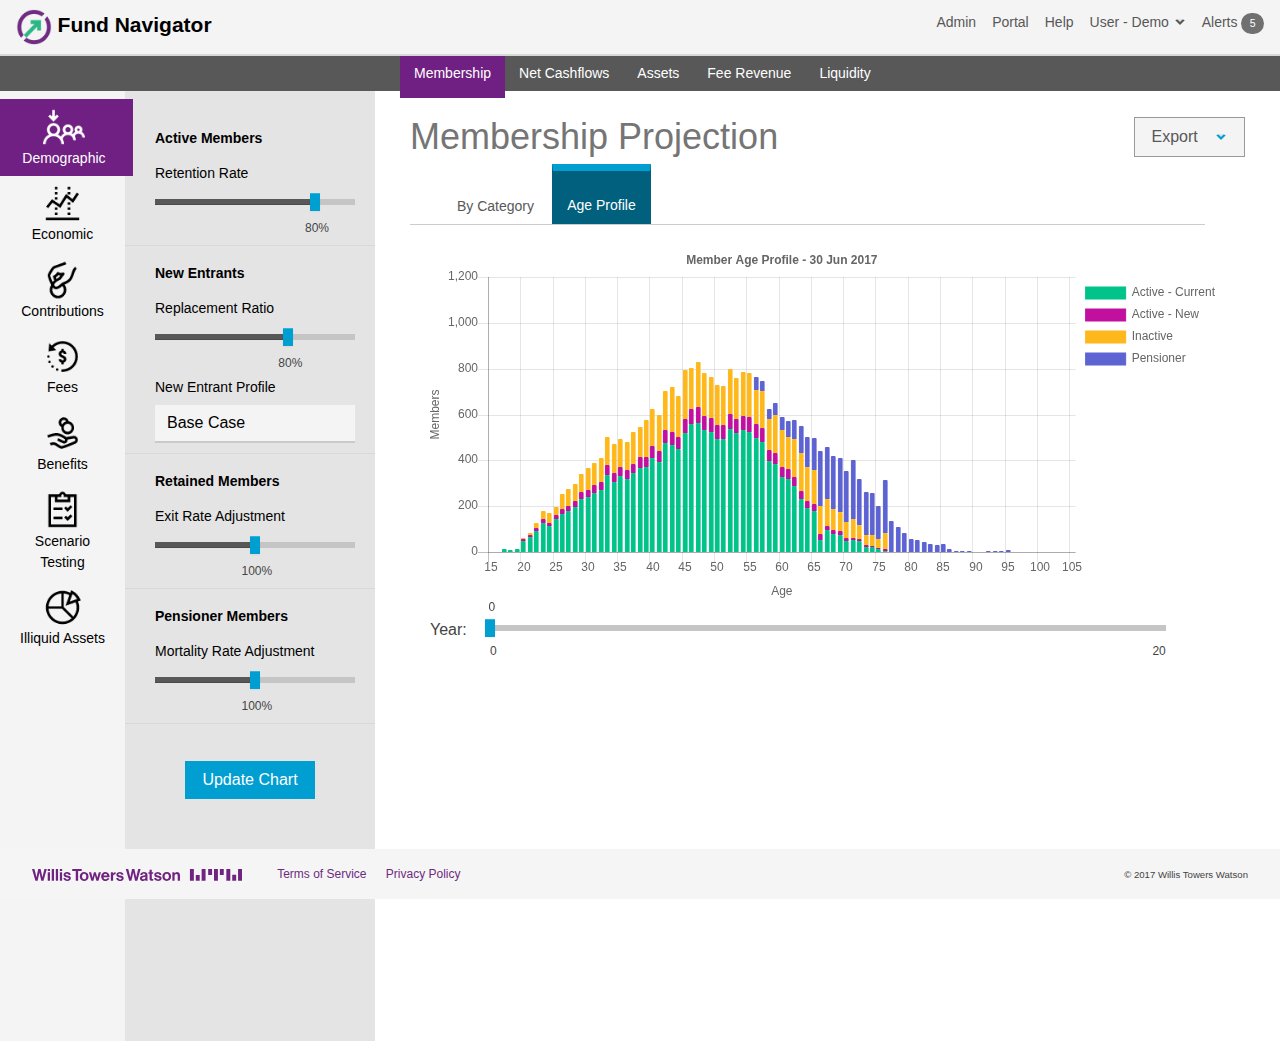
<file: index.html>
<!doctype html>
<html lang="">

<head>

  <meta charset="utf-8">
  <meta name="viewport" content="width=device-width, initial-scale=1, shrink-to-fit=no">
  <meta http-equiv="x-ua-compatible" content="ie=edge">

  <!-- WTW Toolkit CSS -->

  <link href="assets/css/normalize.css" rel="stylesheet">
  <link href="assets/css/toolkit.css" rel="stylesheet">
  <link href="assets/css/main.css" rel="stylesheet">
  <link href="assets/css/bootstrap-slider.css" rel="stylesheet">

  <title>WTW Navigator - Demo</title>

</head>

<body>
  <!-- Standard Header -->
  <div>
  <nav class="navbar navbar-light bg-software-gray-1">
    <a class="navbar-brand" href="#">
      <img src="assets/img/navlogo.png" width="36" height="36" class="d-inline-block align-top" alt="">
      <div class="navbar-brand-title display-2" style="font-size:1.05em; font-weight:bold">Fund Navigator</div>
    </a>
    <div class="float-xs-right">
      <ul class="nav navbar-nav">
        <li class="nav-item">
          <a class="nav-link" href="#">Admin</a>
        </li>
        <li class="nav-item">
          <a class="nav-link" href="#">Portal</a>
        </li>
        <li class="nav-item">
          <a class="nav-link" href="#">Help</a>
        </li>
        <li class="nav-item dropdown">
          <a class="nav-link dropdown-toggle" id="navbarDropdownMenuLink" data-toggle="dropdown" aria-haspopup="true" aria-expanded="false">
            User - Demo<span class="caret caret-gray"></span>
          </a>
          <div class="dropdown-menu" aria-labelledby="navbarDropdownMenuLink">
            <a class="dropdown-item" href="#">Settings</a>
            <a class="dropdown-item" href="#">Logout</a>
          </div>
        </li>
        <li class="nav-item">
          <a class="nav-link" href="#">
            Alerts <span class="tag tag-pill tag-default align-middle">5</span>
          </a>
        </li>
      </ul>
    </div>
  </nav>
</div>

<!-- Standard Vertical Global Navigation -->
<div class="MainSection" style="top:56px; position:absolute; width:100%; height:984px">
  <div style="left:0; position:absolute; width:100%; height:100%; padding-top:0px; padding-left:0px; padding-right:0px;">
    <ul class="nav nav-horizontal nav-horizontal-dark nav-pills">
      <li class="nav-item">
        <a class="nav-link active" data-toggle="tab" href="#Members">
          Membership
        </a>
      </li>
      <li class="nav-item">
        <a class="nav-link" data-toggle="tab" href="#Cashflows">
          Net Cashflows
        </a>
      </li>
      <li class="nav-item">
        <a class="nav-link" data-toggle="tab" href="#Assets">
          Assets
        </a>
      </li>
      <li class="nav-item">
        <a class="nav-link" data-toggle="tab" href="#Cashflows">
          Fee Revenue
        </a>
      </li>
      <li class="nav-item">
        <a class="nav-link" data-toggle="tab" href="#Liquidity">
          Liquidity
        </a>
      </li>
    </ul>
  </div>

  <!-- Left Nav bar -->
<div style="height:950px">
  <div class="nav-w-submenu-container" style="top:35px; z-index:9">

    <ul class="nav nav-vertical nav-vertical-light nav-pills nav-stacked">
      <li class="nav-item" data-for="demographic-submenu">
        <a class="nav-link active">
          <img class="dark-nav-img" src="assets/img/icons8-Joining Queue-50_black.png" alt="Contributions">
          <img class="light-nav-img" src="assets/img/icons8-Joining Queue-50_white.png" alt="Contributions">
          <br>Demographic
        </a>
      </li>
      <li class="nav-item" data-for="economic-submenu">
        <a class="nav-link">
          <img class="dark-nav-img" src="assets/img/icons8-Stocks-50_black.png" alt="Economic">
          <img class="light-nav-img" src="assets/img/icons8-Stocks-50_white.png" alt="Economic">
          <br>Economic
        </a>
      </li>
      <li class="nav-item" data-for="conts-submenu">
        <a class="nav-link">
          <img class="dark-nav-img" src="assets/img/icons8-Donate-50_black.png" alt="Contributions">
          <img class="light-nav-img" src="assets/img/icons8-Donate-50_white.png" alt="Contributions">
          <br>Contributions
        </a>
      </li>
      <li class="nav-item" data-for="fees-submenu">
        <a class="nav-link">
          <img class="dark-nav-img" src="assets/img/icons8-Transaction-50_black.png" alt="Fees">
          <img class="light-nav-img" src="assets/img/icons8-Transaction-50_white.png" alt="Fees">
          <br>Fees
        </a>
      </li>
      <li class="nav-item" data-for="member-submenu">
        <a class="nav-link">
          <img class="dark-nav-img" src="assets/img/icons8-Receive Cash-50_black.png" alt="Benefits">
          <img class="light-nav-img" src="assets/img/icons8-Receive Cash-50_white.png" alt="Benefits">
          <br>Benefits
        </a>
      </li>
      <li class="nav-item" data-for="scenario-submenu">
        <a class="nav-link">
          <img class="dark-nav-img" src="assets/img/icons8-Test Passed-50_black.png" alt="Scenario Testing">
          <img class="light-nav-img" src="assets/img/icons8-Test Passed-50_white.png" alt="Scenario Testing">
          <br>Scenario Testing
        </a>
      </li>
      <li class="nav-item" data-for="illiquids-submenu">
        <a class="nav-link">
          <img class="dark-nav-img" src="assets/img/icons8-Chart-50_black.png" alt="Illiquid Assets">
          <img class="light-nav-img" src="assets/img/icons8-Chart-50_white.png" alt="Illiquid Assets">
          <br>Illiquid Assets
        </a>
      </li>
    </ul>

    <!-- Sub Menu Panels -->
    <ul class="nav-vertical-dark nav-vertical-submenu demographic-submenu active">
      <li>
        <a style="color:#000; font-weight:bold">Active Members</a><br>
        <a style="color:#000">Retention Rate</a>
        <div style="width:200px; margin-bottom:20px">
          <input
            class="slider slider-retention"
            type="text"
            data-provide="slider"
            data-slider-min="0"
            data-slider-max="100"
            data-slider-step="1"
            data-slider-value="80"
            data-slider-handle="square"
            data-slider-tooltip="always"
            data-slider-tooltip-position="bottom"
          >
        </div>
      </li>
      <li>
        <a style="color:#000; font-weight:bold">New Entrants</a><br>
        <a style="color:#000">Replacement Ratio</a>
        <div style="width:200px; margin-bottom:20px">
          <input
            class="slider slider-replacement"
            type="text"
            data-provide="slider"
            data-slider-min="0"
            data-slider-max="120"
            data-slider-step="1"
            data-slider-value="80"
            data-slider-handle="square"
            data-slider-tooltip="always"
            data-slider-tooltip-position="bottom"
          >
        </div>
        <a style="color:#000">New Entrant Profile</a><br>
        <select class="custom-select" style="width:200px">
          <option value="1">Base Case</option>
          <option value="2">Younger</option>
          <option value="3">Older</option>
        </select>
      </li>
      <li>
        <a style="color:#000; font-weight:bold">Retained Members</a><br>
        <a style="color:#000">Exit Rate Adjustment</a>
        <div style="width:200px; margin-bottom:20px">
          <input
            class="slider slider-mortality"
            type="text"
            data-provide="slider"
            data-slider-min="75"
            data-slider-max="125"
            data-slider-step="1"
            data-slider-value="100"
            data-slider-handle="square"
            data-slider-tooltip="always"
            data-slider-tooltip-position="bottom"
            data-slider-enabled="true"
          >
        </div>
      </li>
      <li>
        <a style="color:#000; font-weight:bold">Pensioner Members</a><br>
        <a style="color:#000">Mortality Rate Adjustment</a>
        <div style="width:200px; margin-bottom:20px">
          <input
            class="slider slider-mortality"
            type="text"
            data-provide="slider"
            data-slider-min="75"
            data-slider-max="125"
            data-slider-step="1"
            data-slider-value="100"
            data-slider-handle="square"
            data-slider-tooltip="always"
            data-slider-tooltip-position="bottom"
            data-slider-enabled="true"
          >
        </div>
      </li>
    </ul>

    <ul class="nav-vertical-dark nav-vertical-submenu economic-submenu">
      <li>
        <a style="color:#000; font-weight:bold">Economic Scenario</a><br>
        <a style="color:#000">Long-Term Assumption</a>
        <select class="custom-select select-picker selectpicker-econscen" style="width:200px">
          <option value="1">Central Outlook</option>
          <option value="2">Upside</option>
          <option value="3">Downside</option>
          <option value="7">Global Deflation</option>
          <option value="8">Global Stagflation</option>
          <option value="6">China Credit Risk</option>
          <option value="4">New Energy Order</option>
          <option value="5">Eurozone Break-up</option>
        </select>
      </li>
      <li>
        <a style="color:#000; font-weight:bold">Wage Inflation</a><br>
        <a style="color:#000">Real Wage Inflation</a>
        <div style="width:200px; margin-bottom:20px">
          <input
            class="slider slider-mortality"
            type="text"
            data-provide="slider"
            data-slider-min="0"
            data-slider-max="3.0"
            data-slider-step="0.5"
            data-slider-value="1.5"
            data-slider-handle="square"
            data-slider-tooltip="always"
            data-slider-tooltip-position="bottom"
            data-slider-enabled="true"
          >
        </div>
      </li>
    </ul>
    <ul class="nav-vertical-dark nav-vertical-submenu conts-submenu">

      <li>
        <a style="color:#000; font-weight:bold">Contributions Rates</a><br>
        <a style="color:#000">Contribution Rate Increases</a><br>
        <select class="custom-select" style="width:200px">
          <option value="1">In line with SG</option>
          <option value="2">10% to 12% by 2020</option>
          <option value="3">9.5% to 15% by 2020</option>
        </select>
        <br>
        <a style="color:#000">Contribution Adjustment</a>
        <div style="width:200px; margin-bottom:20px">
          <input
            class="slider slider-contscale"
            type="text"
            data-provide="slider"
            data-slider-min="75"
            data-slider-max="125"
            data-slider-step="1"
            data-slider-value="100"
            data-slider-handle="square"
            data-slider-tooltip="always"
            data-slider-tooltip-position="bottom"
          >
        </div>
      </li>

      <li style="line-heigght:1">
        <a style="color:#000; font-weight:bold">Contributions Tax</a><br>
        <a style="color:#000">Contributions Tax Rate</a>
        <div class="input-group" style="width:200px">
          <input type="text" class="form-control" placeholder="15" style="text-align:right" aria-label="Amount (to the nearest dollar)">
          <span class="input-group-addon">%</span>
        </div>
      </li>
    </ul>
    <ul class="nav-vertical-dark nav-vertical-submenu fees-submenu">
      <li>
        <a style="color:#000; font-weight:bold">Member Account Fees</a><br>
        <a style="color:#000">Member Fee</a>
        <div class="input-group" style="width:200px">
          <span class="input-group-addon">$</span>
          <input type="text" class="form-control" value="78" style="text-align:right" aria-label="Amount (to the nearest dollar)">
          <span class="input-group-addon">pa</span>
        </div>
        <a style="color:#000">Asset Fee</a>
        <div class="input-group" style="width:200px">
          <input type="text" class="form-control" value="30" style="text-align:right" aria-label="Amount (to the nearest dollar)">
          <span class="input-group-addon">bps</span>
        </div>
        <a style="color:#000">Fee Cap</a>
        <div class="input-group" style="width:200px">
          <span class="input-group-addon">$</span>
          <input type="text" class="form-control" style="text-align:right" aria-label="Amount (to the nearest dollar)">
          <span class="input-group-addon">pa</span>
        </div>
      </li>
      <li>
        <a style="color:#000; font-weight:bold">Insurance Premiums</a><br>
        <a style="color:#000">Death/TPD Insurance</a>
        <div class="input-group" style="width:200px">
          <input type="text" class="form-control" value="6" style="text-align:right" aria-label="Amount (to the nearest dollar)">
          <span class="input-group-addon">units</span>
        </div>
      </li>
    </ul>
    <ul class="nav-vertical-dark nav-vertical-submenu member-submenu">
      <li><a style="color:#000">Option Switching</a>
      <li><a style="color:#000">Drawdown Pattern</a>
      <li><a style="color:#000">Lump Sum on Retirement</a>
    </ul>
    <ul class="nav-vertical-dark nav-vertical-submenu asset-submenu">
      <li><a style="color:#000">Statrategic Asset Allocations</a><span class="caret"></span></li>
      <li><a style="color:#000">Option Rebalancing</a><span class="caret"></span></li>
      <li><a style="color:#000">Class Rebalancing</a><span class="caret"></span></li>
    </ul>

    <ul class="nav-vertical-dark nav-vertical-submenu scenario-submenu">
      <li>
        <a style="color:#000; font-weight:bold">Economic Scenario</a><br>
        <a style="color:#000">Investment Returns</a><br>
        <select class="custom-select selectpicker-shockscen" style="width:200px">
          <option value="1">None</option>
          <option value="2">10% Equity Decline</option>
          <option value="3">25% Equity Decline</option>
          <option value="5">GFC</option>
          <option value="4">Asian Crisis (1997)</option>
          <option value="6">Global Stagflation</option>
          <option value="7">China Credit Risk</option>
          <option value="8">New Energy Order</option>
          <option value="9">Eurozone Break-up</option>
        </select>
        <li>
        <a style="color:#000; font-weight:bold">Member Behaviour</a><br>
        <a style="color:#000">Option Switching</a><br>
        <select class="custom-select" style="width:200px">
          <option value="1">None</option>
          <option value="2">20% Switch to Cash</option>
          <option value="3">50% Switch to Cash</option>
        </select>
        <br>
        <a style="color:#000">Member Contributions</a>
        <div style="width:200px; margin-bottom:20px">
          <input
            class="slider slider-shockmemconts"
            type="text"
            data-provide="slider"
            data-slider-min="50"
            data-slider-max="150"
            data-slider-step="1"
            data-slider-value="100"
            data-slider-handle="square"
            data-slider-tooltip="always"
            data-slider-tooltip-position="bottom"
          >
        </div>
      </li>

      <li>
        <a style="color:#000">Shock Timing (Year)</a>
        <div style="width:200px; margin-bottom:20px">
          <input
            class="slider slider-shocktime"
            type="text"
            data-provide="slider"
            data-slider-min="1"
            data-slider-max="20"
            data-slider-step="1"
            data-slider-value="0"
            data-slider-handle="square"
            data-slider-tooltip="always"
            data-slider-tooltip-position="bottom"
          >
        </div>
      </li>
    </ul>

    <ul class="nav-vertical-dark nav-vertical-submenu illiquids-submenu">
      <li>
        <div><a style="color:#000; font-weight:bold">Future Commitments</a><br>
        <a style="color:#000; font-weight:bold">Private Equities</a><br>
        <a style="color:#000">Commitment</a><br>
        <div style="width:200px; margin-bottom:20px">
          <input
            class="slider slider-PE_New_Amount"
            type="text"
            data-provide="slider"
            data-slider-min="0"
            data-slider-max="1000"
            data-slider-step="1"
            data-slider-value="0"
            data-slider-handle="square"
            data-slider-tooltip="always"
            data-slider-tooltip-position="bottom"
          >
        </div>
        <div style="margin-top:10px"><a style="color:#000; font-weight: 400">Timing</a></div>
        <div style="width:200px; margin-bottom:20px">
          <input
            class="slider slider-PE_New_Timing"
            type="text"
            data-provide="slider"
            data-slider-min="0"
            data-slider-max="10"
            data-slider-step="1"
            data-slider-value="0"
            data-slider-handle="square"
            data-slider-tooltip="always"
            data-slider-tooltip-position="bottom"
          >
        </div>
      </li>
      <li><a style="color:#000; font-weight:bold">Ratio Target and Limits</a>
        <div class="input-group" style="width:200px; margin-top:20px">
          <span class="input-group-addon" style="width: 110px; text-align:left">Upper Limit</span>
          <input type="text" class="form-control illiquidUpper" value="35" style="text-align:right" aria-label="Amount (to the nearest dollar)">
          <span class="input-group-addon">%</span>
        </div>
        <div class="input-group" style="width:200px; margin-top:20px">
          <span class="input-group-addon" style="width: 110px; text-align:left">Target</span>
          <input type="text" class="form-control illiquidTarget" value="22" style="text-align:right" aria-label="Amount (to the nearest dollar)">
          <span class="input-group-addon">%</span>
        </div>
        <div class="input-group" style="width:200px; margin-top:20px; margin-bottom:20px"">
          <span class="input-group-addon" style="width: 110px; text-align:left">Lower Limit</span>
          <input type="text" class="form-control illiquidLower" value="15" style="text-align:right" aria-label="Amount (to the nearest dollar)">
          <span class="input-group-addon">%</span>
        </div>
      </li>
    </ul>
  </div>

</div>
  <!-- CHART AREA -->
  <div style="left:0; top:0px; position:absolute; width:100%; height:940px; margin-top:61px; padding-top:0px; padding-left:410px; padding-right:35px;">
    <div class="tab-content">
      <!-- MEMBERS -->
      <div style="float:right">
        <div class="btn-group" style="border: 1px solid transparent; border-color: #9a9999">
          <button
            type="button"
            class="btn dropdown-toggle"
            data-toggle="dropdown"
            aria-haspopup="true"
            aria-expanded="false"
            styrle="color:#00a0d2"
          >
            Export
            <span class="caret caret-bg-gray"></span>
          </button>
          <div class="dropdown-menu" style="border: 1px solid transparent; border-color: #9a9999;">
            <a class="dropdown-item" href="#">Chart</a>
            <a class="dropdown-item" href="#">Data to Excel</a>
          </div>
        </div>
      </div>
      <div id="Members" class="tab-pane fade in active">
        <h1 class="display-1" style="margin-bottom:15px">Membership Projection</h1>
        <div class="card card-tabs bg-software-gray-1_">
          <div class="card-header" style="margin-left:0; margin-right:0">
            <ul class="nav nav-tabs card-header-tabs float-xs-left">
              <li class="nav-item">
                <a class="nav-link" data-toggle="tab" href="#MemByCat">By Category</a>
              </li>
              <li class="nav-item">
                <a class="nav-link active" data-toggle="tab" href="#MemAgeProfile">Age Profile</a>
              </li>
            </ul>
          </div>
          <div class="card-block" style="padding-left=0">
            <div class="tab-content">
              <div id="MemByCat" class="tab-pane fade">
                <canvas id="chartMem_Cat" width="450" height="200"></canvas>
              </div>
              <div id="MemAgeProfile" class="tab-pane fade in active">
                <canvas id="chartMem_AgeProfile" width="450" height="200"></canvas>
                <div style="padding-top:20px">
                  <div style="width:60px; float:left">Year:</div>
                  <div style="width:85%; float:left">
                    <input
                      class="slider slider-ageprofile"
                      type="text"
                      data-provide="slider"
                      data-slider-min="0"
                      data-slider-max="20"
                      data-slider-step="1"
                      data-slider-value="0"
                      data-slider-handle="square"
                      data-slider-tooltip="always"
                    >
                    <div class="slider-label">
                      <span>0</span>
                      <span class="float-xs-right">20</span>
                    </div>
                  </div>
                </div>
              </div>
            </div>
          </div>
        </div>
      </div>
      <!-- ASSETS -->
      <div id="Assets" class="tab-pane fade">
        <h1 class="display-1" style="margin-bottom:15px">Asset Projection</h1>
        <div class="card card-tabs bg-software-gray-1_">
          <div class="card-header" style="margin-left:0; margin-right:0">
            <ul class="nav nav-tabs card-header-tabs float-xs-left">
              <li class="nav-item">
                <a class="nav-link active" data-toggle="tab" href="#AssetByCat">By Category</a>
              </li>
              <li class="nav-item">
                <a class="nav-link" data-toggle="tab" href="#AssetByOpt">By Option</a>
              </li>
              <li class="nav-item">
                <a class="nav-link" data-toggle="tab" href="#AssetComp">Compare</a>
              </li>
            </ul>
          </div>
          <div class="card-block" style="padding-left=0">
            <div class="tab-content">
              <div id="AssetByCat" class="tab-pane fade in active">
                <canvas id="chartAsset_Cat" width="450" height="200"></canvas>
              </div>
              <div id="AssetByOpt" class="tab-pane fade">
                <canvas id="chartAsset_Opt" width="450" height="200"></canvas>
              </div>
              <div id="AssetComp" class="tab-pane fade">
                <canvas id="chartAsset_Comp" width="450" height="200"></canvas>
              </div>
            </div>
          </div>
        </div>
      </div>
      <!-- CASHFLOWS -->
      <div id="Cashflows" class="tab-pane fade">
        <h1 class="display-1" style="margin-bottom:15px">Cashflow Projection</h1>
        <div class="card card-tabs bg-software-gray-1_">
          <div class="card-header" style="margin-left:0; margin-right:0">
            <ul class="nav nav-tabs card-header-tabs float-xs-left">
              <li class="nav-item">
                <a class="nav-link active" data-toggle="tab" href="#CFComp">Net Cashflows</a>
              </li>
              <li class="nav-item">
                <a class="nav-link" data-toggle="tab" href="#CFInc">Inflows</a>
              </li>
              <li class="nav-item">
                <a class="nav-link" data-toggle="tab" href="#CFExp">Outflows</a>
              </li>
            </ul>
          </div>
          <div class="card-block" style="padding-left=0">
            <div class="tab-content">
              <div id="CFComp" class="tab-pane fade  in active">
                <canvas id="chartCF_IncExp" width="450" height="200"></canvas>
              </div>
              <div id="CFInc" class="tab-pane fade">
                <canvas id="chartCF_Inc" width="450" height="200"></canvas>
              </div>
              <div id="CFExp" class="tab-pane fade">
                <canvas id="chartCF_Exp" width="450" height="200"></canvas>
              </div>
            </div>
          </div>
        </div>
      </div>
      <!-- INVESTMENT RETURNS -->
      <div id="InvRet" class="tab-pane fade">
        <h1 class="display-1" style="margin-bottom:15px">Investment Returns</h1>
        <div class="card card-tabs bg-software-gray-1_">
          <div class="card-header" style="margin-left:0; margin-right:0">
            <ul class="nav nav-tabs card-header-tabs float-xs-left">
              <li class="nav-item">
                <a class="nav-link active" data-toggle="tab" href="#InvRetClass">By Asset Class</a>
              </li>
              <li class="nav-item">
                <a class="nav-link" data-toggle="tab" href="#InvRetOpt">By Option</a>
              </li>
              <li class="nav-item">
                <a class="nav-link" data-toggle="tab" href="#InvRetAlloc">Asset Allocations</a>
              </li>
            </ul>
          </div>
          <div class="card-block" style="padding-left=0">
            <div class="tab-content">
              <div id="InvRetClass" class="tab-pane fade in active">
                <canvas id="chartInvret_Class" width="450" height="200"></canvas>
              </div>
              <div id="InvRetOpt" class="tab-pane fade">
                <canvas id="chartInvret_Opt" width="450" height="200"></canvas>
              </div>
              <div id="InvRetAlloc" class="tab-pane fade">
                <canvas id="chartInvret_SAA" width="450" height="200"></canvas>
              </div>
            </div>
          </div>
        </div>
      </div>
      <!-- STOCHASTIC -->
      <div id="Stochastic" class="tab-pane fade">
        <h1 class="display-1" style="margin-bottom:15px">Stochastic Analysis</h1>
        <div class="card card-tabs bg-software-gray-1_">
          <div class="card-header" style="margin-left:0; margin-right:0">
            <ul class="nav nav-tabs card-header-tabs float-xs-left">
              <li class="nav-item">
                <a class="nav-link active" data-toggle="tab" href="#StochAsset">Assets</a>
              </li>
              <li class="nav-item">
                <a class="nav-link" data-toggle="tab" href="#StochCF">Cashflows</a>
              </li>
            </ul>
          </div>
          <div class="card-block" style="padding-left=0">
            <div class="tab-content">
              <div id="StochAsset" class="tab-pane fade in active">
                <canvas id="chartStoch_Asset" width="450" height="200"></canvas>
              </div>
              <div id="StochCF" class="tab-pane fade">
                <canvas id="chartStoch_CF" width="450" height="200"></canvas>
              </div>
            </div>
          </div>
        </div>
      </div>
      <!-- LIQUIDITY -->
      <div id="Liquidity" class="tab-pane fade">
        <h1 class="display-1" style="margin-bottom:15px">Fund Liquidity Analysis</h1>
        <div class="card card-tabs bg-software-gray-1_">
          <div class="card-header" style="margin-left:0; margin-right:0">
            <ul class="nav nav-tabs card-header-tabs float-xs-left">
              <li class="nav-item">
                <a class="nav-link active" data-toggle="tab" href="#IlliquidRatio">Illiquidity Ratio</a>
              </li>
              <li class="nav-item">
                <a class="nav-link" data-toggle="tab" href="#IlliquidAssets">Illiquid Assets</a>
              </li>
              <li class="nav-item">
                <a class="nav-link" data-toggle="tab" href="#IlliquidCallDist">Existing Calls and Distributions</a>
              </li>
              <li class="nav-item">
                <a class="nav-link" data-toggle="tab" href="#IlliquidCallDist_New">New Calls and Distributions</a>
              </li>
            </ul>
          </div>
          <div class="card-block" style="padding-left=0">
            <div class="tab-content">
              <div id="IlliquidRatio" class="tab-pane fade in active">
                <canvas id="chartLiquidity" width="450" height="200"></canvas>
              </div>
              <div id="IlliquidAssets" class="tab-pane fade in">
                <canvas id="chartIlliquidAssets" width="450" height="200"></canvas>
              </div>
              <div id="IlliquidCallDist" class="tab-pane fade in">
                <canvas id="chartIlliquidCallDist" width="450" height="200"></canvas>
              </div>
              <div id="IlliquidCallDist_New" class="tab-pane fade in">
                <canvas id="chartIlliquidCallDist_New" width="450" height="200"></canvas>
              </div>
            </div>
          </div>
        </div>
      </div>
    </div>
  </div>



</div>

    <!-- Bootstrap Container -->

      <!-- Standard Footer -->
      <div>
      <footer class="footer clearfix">
        <div class="float-xs-left footer-content">
          <img class="footer-logo" src="assets/img/willistowerswatson-logo.svg" alt="Willis Towers Watson">
          <a class="footer-link" href="#">Terms of Service</a>
          <a class="footer-link" href="#">Privacy Policy</a>
        </div>
        <div class="float-xs-right">
          <small class="footer-copyright">&copy; 2017 Willis Towers Watson</small>
        </div>
        <div style="width:250px; margin-left:93px; text-align:center; position:absolute; bottom:95px; z-index:99">
          <button type="button" class="btn btn-primary btn-update">Update Chart</button>
        </div>
      </footer>
      </div>

      <!-- Javascript files -->
      <script src="assets/js/jquery-3.1.1.min.js"></script>
      <script src="assets/js/tether.min.js"></script>
      <script src="assets/js/toolkit.js"></script>
      <script src="assets/js/chart.js"></script>
      <script src="assets/js/wNumb.js"></script>
      <script src="assets/js/bootstrap-slider.js"></script>
      <!--- Initial Values --->
      <script src="assets/js/assumptions/initialValues.js"></script>
      <!--- Functions --->
      <script src="assets/js/functions/arraySetup.js"></script>
      <script src="assets/js/functions/chartUpdate.js"></script>
      <script src="assets/js/functions/illiquidCalcs.js"></script>
      <!--- Assumptions --->
      <script src="assets/js/assumptions/labels.js"></script>
      <script src="assets/js/assumptions/tablesDecs.js"></script>
      <!--- Data --->
      <script src="assets/js/data/dataMem.js"></script>
      <script src="assets/js/data/dataAsset_Cat.js"></script>
      <script src="assets/js/data/dataAsset_Opt.js"></script>
      <script src="assets/js/data/dataAsset_Tot.js"></script>
      <script src="assets/js/data/dataCF.js"></script>
      <script src="assets/js/data/dataChart.js"></script>
      <script src="assets/js/data/dataStoch.js"></script>
      <script src="assets/js/data/dataInvRet.js"></script>
      <script src="assets/js/data/dataIlliquidAssets.js"></script>
      <script src="assets/js/data/dataLiquidity.js"></script>
      <!--- Models --->
      <script src="assets/js/model/modelDemographics_withNE.js"></script>
      <!--- Charts --->
      <script src="assets/js/charts/colours.js"></script>
      <script src="assets/js/charts/plugins.js"></script>
      <script src="assets/js/charts/chartMem_Cat.js"></script>
      <script src="assets/js/charts/chartMem_AgeProfile.js"></script>
      <script src="assets/js/charts/chartAsset_Cat.js"></script>
      <script src="assets/js/charts/chartAsset_Opt.js"></script>
      <script src="assets/js/charts/chartAsset_Comp.js"></script>
      <script src="assets/js/charts/chartCF_Inc.js"></script>
      <script src="assets/js/charts/chartCF_Exp.js"></script>
      <script src="assets/js/charts/chartCF_IncExp.js"></script>
      <!-- <script src="assets/js/charts/chartCF_Net.js"></script> -->
      <script src="assets/js/charts/chartIlliquidAssets.js"></script>
      <script src="assets/js/charts/chartLiquidity.js"></script>
      <script src="assets/js/charts/chartIlliquidCallDist.js"></script>
      <script src="assets/js/charts/chartIlliquidCallDist_New.js"></script>
      <script src="assets/js/charts/chartStoch_Asset.js"></script>
      <script src="assets/js/charts/chartStoch_CF.js"></script>
      <script src="assets/js/charts/chartInvret_Class.js"></script>
      <script src="assets/js/charts/chartInvret_Opt.js"></script>
      <script src="assets/js/charts/chartInvret_SAA.js"></script>

      <script src="assets/js/main.js"></script>
      <script src="assets/js/buttonGroup.js"></script>

    </body>
</html>
</file>
<file: assets/css/main.css>
nav.navbar {
   position: absolute;
   width: 100%;
   top: 0px;
   left: 0px;
}
ul.nav-vertical {
   position: absolute;
   left: 0px;
   width: 125px;  /* increased width slightly to fit text */
}
  .container {
   margin-top: 56px;
   margin-left: 0px;
}
  .footer {
   position: absolute;
   bottom: 1px;
   width: 100%;
   z-index:10;
}

.navbar-brand-title {
  margin-top: 0px
}

li {
    display: list-item;
    text-align: -webkit-match-parent;
}

/* Custom css */

.nav-horizontal {
    padding-left: 400px;
}

.nav-w-submenu-container {
 width: 375px;
 height: 950px;
}

.nav-w-submenu-container .nav-vertical {
   height: 100%;
}

.nav-w-submenu-container .nav-vertical-submenu.active {
   margin-left: 125px;
   width: 250px;
   height: 100%;
}
.nav-w-submenu-container .nav-vertical-submenu {
  margin-left: -400px;
  margin-right:auto;
  width: 250px
  -webkit-transition: margin 0.0s ease;
  transition: margin 0.0s ease;
}

.nav-horizontal-dark .dropdown-menu, .nav-vertical-dark .dropdown-menu {
  background-color: #f4f4f4;
}

.nav-w-submenu-container .nav-vertical-submenu li a:hover {
  color: white;
}

.nav-w-submenu-container .nav-vertical-submenu li a {
  line-height:2.5;
}

.btn-group-vertical > .btn, .btn-group-vertical > .btn-group, .btn-group-vertical > .btn-group > .btn {
  width:200px;
}

.caret::after {
  border-top-color: #e4e4e4 !important;
}

.custom-select {
  display: inline-block;
  max-width: 100%;
  height: calc(2.5rem - 2px);
  padding: 0.375rem 1.75rem 0.375rem 0.75rem;
  padding-right: 0.75rem \9;
  color: #000;
  vertical-align: middle;
  background: #f4f4f4 url("data:image/svg+xml;charset=utf8,%3Csvg xmlns='http://www.w3.org/2000/svg' viewBox='0 0 4 5'%3E%3Cpath fill='#333' d='M2 0L0 2h4zm0 5L0 3h4z'/%3E%3C/svg%3E") no-repeat right 0.75rem center; */
  background-image: none \9;
  background-size: 8px 10px;
  border: 0px solid #c5c5c5;
  -moz-appearance: none;
  -webkit-appearance: none;

  border-bottom: 2px solid #cacaca;


}
</file>
<file: assets/css/toolkit.css>
/* Toolkit */
/* Variables */
/*!
 * Bootstrap v4.0.0-alpha.5 (https://getbootstrap.com)
 * Copyright 2011-2016 The Bootstrap Authors
 * Copyright 2011-2016 Twitter, Inc.
 * Licensed under MIT (https://github.com/twbs/bootstrap/blob/master/LICENSE)
 */
/*! normalize.css v4.2.0 | MIT License | github.com/necolas/normalize.css */
html {
  font-family: sans-serif;
  line-height: 1.15;
  -ms-text-size-adjust: 100%;
  -webkit-text-size-adjust: 100%;
}

body {
  margin: 0;
}

article,
aside,
details,
figcaption,
figure,
footer,
header,
main,
menu,
nav,
section,
summary {
  display: block;
}

audio,
canvas,
progress,
video {
  display: inline-block;
}

audio:not([controls]) {
  display: none;
  height: 0;
}

progress {
  vertical-align: baseline;
}

template,
[hidden] {
  display: none;
}

a {
  background-color: transparent;
  -webkit-text-decoration-skip: objects;
}

a:active,
a:hover {
  outline-width: 0;
}

abbr[title] {
  border-bottom: none;
  text-decoration: underline;
  text-decoration: underline dotted;
}

b,
strong {
  font-weight: inherit;
}

b,
strong {
  font-weight: bolder;
}

dfn {
  font-style: italic;
}

h1 {
  font-size: 2em;
  margin: 0.67em 0;
}

mark {
  background-color: #ff0;
  color: #000;
}

small {
  font-size: 80%;
}

sub,
sup {
  font-size: 75%;
  line-height: 0;
  position: relative;
  vertical-align: baseline;
}

sub {
  bottom: -0.25em;
}

sup {
  top: -0.5em;
}

img {
  border-style: none;
}

svg:not(:root) {
  overflow: hidden;
}

code,
kbd,
pre,
samp {
  font-family: monospace, monospace;
  font-size: 1em;
}

figure {
  margin: 1em 40px;
}

hr {
  box-sizing: content-box;
  height: 0;
  overflow: visible;
}

button,
input,
optgroup,
select,
textarea {
  font: inherit;
  margin: 0;
}

optgroup {
  font-weight: bold;
}

button,
input {
  overflow: visible;
}

button,
select {
  text-transform: none;
}

button,
html [type="button"],
[type="reset"],
[type="submit"] {
  -webkit-appearance: button;
}

button::-moz-focus-inner,
[type="button"]::-moz-focus-inner,
[type="reset"]::-moz-focus-inner,
[type="submit"]::-moz-focus-inner {
  border-style: none;
  padding: 0;
}

button:-moz-focusring,
[type="button"]:-moz-focusring,
[type="reset"]:-moz-focusring,
[type="submit"]:-moz-focusring {
  outline: 1px dotted ButtonText;
}

fieldset {
  border: 1px solid #c0c0c0;
  margin: 0 2px;
  padding: 0.35em 0.625em 0.75em;
}

legend {
  box-sizing: border-box;
  color: inherit;
  display: table;
  max-width: 100%;
  padding: 0;
  white-space: normal;
}

textarea {
  overflow: auto;
}

[type="checkbox"],
[type="radio"] {
  box-sizing: border-box;
  padding: 0;
}

[type="number"]::-webkit-inner-spin-button,
[type="number"]::-webkit-outer-spin-button {
  height: auto;
}

[type="search"] {
  -webkit-appearance: textfield;
  outline-offset: -2px;
}

[type="search"]::-webkit-search-cancel-button,
[type="search"]::-webkit-search-decoration {
  -webkit-appearance: none;
}

::-webkit-input-placeholder {
  color: inherit;
  opacity: 0.54;
}

::-webkit-file-upload-button {
  -webkit-appearance: button;
  font: inherit;
}

@media print {
  *,
  *::before,
  *::after,
  *::first-letter,
  p::first-line,
  div::first-line,
  blockquote::first-line,
  li::first-line {
    text-shadow: none !important;
    box-shadow: none !important;
  }
  a,
  a:visited {
    text-decoration: underline;
  }
  abbr[title]::after {
    content: " (" attr(title) ")";
  }
  pre {
    white-space: pre-wrap !important;
  }
  pre,
  blockquote {
    border: 1px solid #999;
    page-break-inside: avoid;
  }
  thead {
    display: table-header-group;
  }
  tr,
  img {
    page-break-inside: avoid;
  }
  p,
  h2,
  h3 {
    orphans: 3;
    widows: 3;
  }
  h2,
  h3 {
    page-break-after: avoid;
  }
  .navbar {
    display: none;
  }
  .btn > .caret,
  .dropup > .btn > .caret {
    border-top-color: #000 !important;
  }
  .tag {
    border: 1px solid #000;
  }
  .table {
    border-collapse: collapse !important;
  }
  .table td,
  .table th {
    background-color: #fff !important;
  }
  .table-bordered th,
  .table-bordered td {
    border: 1px solid #ddd !important;
  }
}

html {
  box-sizing: border-box;
}

*,
*::before,
*::after {
  box-sizing: inherit;
}

@-ms-viewport {
  width: device-width;
}

html {
  font-size: 16px;
  -ms-overflow-style: scrollbar;
  -webkit-tap-highlight-color: transparent;
}

body {
  font-family: "Neue Haas Grotesk", -apple-system, BlinkMacSystemFont, "Segoe UI", Roboto, "Helvetica Neue", Arial, sans-serif;
  font-size: 1rem;
  line-height: 1.5;
  color: #444;
  background-color: #fff;
}

[tabindex="-1"]:focus {
  outline: none !important;
}

h1, h2, h3, h4, h5, h6 {
  margin-top: 0;
  margin-bottom: .5rem;
}

p {
  margin-top: 0;
  margin-bottom: 1rem;
}

abbr[title],
abbr[data-original-title] {
  cursor: help;
  border-bottom: 1px dotted #818a91;
}

address {
  margin-bottom: 1rem;
  font-style: normal;
  line-height: inherit;
}

ol,
ul,
dl {
  margin-top: 0;
  margin-bottom: 1rem;
}

ol ol,
ul ul,
ol ul,
ul ol {
  margin-bottom: 0;
}

dt {
  font-weight: bold;
}

dd {
  margin-bottom: .5rem;
  margin-left: 0;
}

blockquote {
  margin: 0 0 1rem;
}

a {
  color: #007fa7;
  text-decoration: none;
}

a:focus, a:hover {
  color: #00455b;
  text-decoration: underline;
}

a:focus {
  outline: 5px auto -webkit-focus-ring-color;
  outline-offset: -2px;
}

a:not([href]):not([tabindex]) {
  color: inherit;
  text-decoration: none;
}

a:not([href]):not([tabindex]):focus, a:not([href]):not([tabindex]):hover {
  color: inherit;
  text-decoration: none;
}

a:not([href]):not([tabindex]):focus {
  outline: none;
}

pre {
  margin-top: 0;
  margin-bottom: 1rem;
  overflow: auto;
}

figure {
  margin: 0 0 1rem;
}

img {
  vertical-align: middle;
}

[role="button"] {
  cursor: pointer;
}

a,
area,
button,
[role="button"],
input,
label,
select,
summary,
textarea {
  -ms-touch-action: manipulation;
      touch-action: manipulation;
}

table {
  border-collapse: collapse;
  background-color: transparent;
}

caption {
  padding-top: 0.75rem;
  padding-bottom: 0.75rem;
  color: #818a91;
  text-align: left;
  caption-side: bottom;
}

th {
  text-align: left;
}

label {
  display: inline-block;
  margin-bottom: .5rem;
}

button:focus {
  outline: 1px dotted;
  outline: 5px auto -webkit-focus-ring-color;
}

input,
button,
select,
textarea {
  line-height: inherit;
}

input[type="radio"]:disabled,
input[type="checkbox"]:disabled {
  cursor: not-allowed;
}

input[type="date"],
input[type="time"],
input[type="datetime-local"],
input[type="month"] {
  -webkit-appearance: listbox;
}

textarea {
  resize: vertical;
}

fieldset {
  min-width: 0;
  padding: 0;
  margin: 0;
  border: 0;
}

legend {
  display: block;
  width: 100%;
  padding: 0;
  margin-bottom: .5rem;
  font-size: 1.5rem;
  line-height: inherit;
}

input[type="search"] {
  -webkit-appearance: none;
}

output {
  display: inline-block;
}

[hidden] {
  display: none !important;
}

h1, h2, h3, h4, h5, h6,
.h1, .h2, .h3, .h4, .h5, .h6 {
  margin-bottom: 0.5rem;
  font-family: inherit;
  font-weight: 500;
  line-height: 1.1;
  color: inherit;
}

h1, .h1 {
  font-size: 2.5rem;
}

h2, .h2 {
  font-size: 2rem;
}

h3, .h3 {
  font-size: 1.75rem;
}

h4, .h4 {
  font-size: 1.5rem;
}

h5, .h5 {
  font-size: 1.25rem;
}

h6, .h6 {
  font-size: 1rem;
}

.lead {
  font-size: 1.25rem;
  font-weight: 300;
}

.display-1 {
  font-size: 36px;
  font-weight: 300;
}

.display-2 {
  font-size: 16px;
  font-weight: 500;
}

.display-3 {
  font-size: 20px;
  font-weight: 400;
}

.display-4 {
  font-size: 18px;
  font-weight: 400;
}

hr {
  margin-top: 1rem;
  margin-bottom: 1rem;
  border: 0;
  border-top: 1px solid rgba(0, 0, 0, 0.1);
}

small,
.small {
  font-size: 80%;
  font-weight: normal;
}

mark,
.mark {
  padding: 0.2em;
  background-color: #fff6ee;
}

.list-unstyled {
  padding-left: 0;
  list-style: none;
}

.list-inline {
  padding-left: 0;
  list-style: none;
}

.list-inline-item {
  display: inline-block;
}

.list-inline-item:not(:last-child) {
  margin-right: 5px;
}

.initialism {
  font-size: 90%;
  text-transform: uppercase;
}

.blockquote {
  padding: 0.5rem 1rem;
  margin-bottom: 1rem;
  font-size: 1.25rem;
  border-left: 0.25rem solid #eceeef;
}

.blockquote-footer {
  display: block;
  font-size: 80%;
  color: #818a91;
}

.blockquote-footer::before {
  content: "\2014 \00A0";
}

.blockquote-reverse {
  padding-right: 1rem;
  padding-left: 0;
  text-align: right;
  border-right: 0.25rem solid #eceeef;
  border-left: 0;
}

.blockquote-reverse .blockquote-footer::before {
  content: "";
}

.blockquote-reverse .blockquote-footer::after {
  content: "\00A0 \2014";
}

dl.row > dd + dt {
  clear: left;
}

.img-fluid, .carousel-inner > .carousel-item > img,
.carousel-inner > .carousel-item > a > img {
  max-width: 100%;
  height: auto;
}

.img-thumbnail {
  padding: 0.25rem;
  background-color: #fff;
  border: 1px solid #ddd;
  -webkit-transition: all .2s ease-in-out;
  transition: all .2s ease-in-out;
  max-width: 100%;
  height: auto;
}

.figure {
  display: inline-block;
}

.figure-img {
  margin-bottom: 0.5rem;
  line-height: 1;
}

.figure-caption {
  font-size: 90%;
  color: #818a91;
}

code,
kbd,
pre,
samp {
  font-family: Menlo, Monaco, Consolas, "Liberation Mono", "Courier New", monospace;
}

code {
  padding: 0.2rem 0.4rem;
  font-size: 90%;
  color: #bd4147;
  background-color: #f7f7f9;
}

kbd {
  padding: 0.2rem 0.4rem;
  font-size: 90%;
  color: #fff;
  background-color: #333;
}

kbd kbd {
  padding: 0;
  font-size: 100%;
  font-weight: bold;
}

pre {
  display: block;
  margin-top: 0;
  margin-bottom: 1rem;
  font-size: 90%;
  color: #444;
}

pre code {
  padding: 0;
  font-size: inherit;
  color: inherit;
  background-color: transparent;
  border-radius: 0;
}

.pre-scrollable {
  max-height: 340px;
  overflow-y: scroll;
}

.container {
  margin-left: auto;
  margin-right: auto;
  padding-left: 15px;
  padding-right: 15px;
}

.container::after {
  content: "";
  display: table;
  clear: both;
}

@media (min-width: 576px) {
  .container {
    width: 540px;
    max-width: 100%;
  }
}

@media (min-width: 768px) {
  .container {
    width: 720px;
    max-width: 100%;
  }
}

@media (min-width: 992px) {
  .container {
    width: 960px;
    max-width: 100%;
  }
}

@media (min-width: 1200px) {
  .container {
    width: 1140px;
    max-width: 100%;
  }
}

.container-fluid {
  margin-left: auto;
  margin-right: auto;
  padding-left: 15px;
  padding-right: 15px;
}

.container-fluid::after {
  content: "";
  display: table;
  clear: both;
}

.row {
  margin-right: -15px;
  margin-left: -15px;
}

.row::after {
  content: "";
  display: table;
  clear: both;
}

@media (min-width: 576px) {
  .row {
    margin-right: -15px;
    margin-left: -15px;
  }
}

@media (min-width: 768px) {
  .row {
    margin-right: -15px;
    margin-left: -15px;
  }
}

@media (min-width: 992px) {
  .row {
    margin-right: -15px;
    margin-left: -15px;
  }
}

@media (min-width: 1200px) {
  .row {
    margin-right: -15px;
    margin-left: -15px;
  }
}

.col-xs, .col-xs-1, .col-xs-2, .col-xs-3, .col-xs-4, .col-xs-5, .col-xs-6, .col-xs-7, .col-xs-8, .col-xs-9, .col-xs-10, .col-xs-11, .col-xs-12, .col-sm, .col-sm-1, .col-sm-2, .col-sm-3, .col-sm-4, .col-sm-5, .col-sm-6, .col-sm-7, .col-sm-8, .col-sm-9, .col-sm-10, .col-sm-11, .col-sm-12, .col-md, .col-md-1, .col-md-2, .col-md-3, .col-md-4, .col-md-5, .col-md-6, .col-md-7, .col-md-8, .col-md-9, .col-md-10, .col-md-11, .col-md-12, .col-lg, .col-lg-1, .col-lg-2, .col-lg-3, .col-lg-4, .col-lg-5, .col-lg-6, .col-lg-7, .col-lg-8, .col-lg-9, .col-lg-10, .col-lg-11, .col-lg-12, .col-xl, .col-xl-1, .col-xl-2, .col-xl-3, .col-xl-4, .col-xl-5, .col-xl-6, .col-xl-7, .col-xl-8, .col-xl-9, .col-xl-10, .col-xl-11, .col-xl-12 {
  position: relative;
  min-height: 1px;
  padding-right: 15px;
  padding-left: 15px;
}

@media (min-width: 576px) {
  .col-xs, .col-xs-1, .col-xs-2, .col-xs-3, .col-xs-4, .col-xs-5, .col-xs-6, .col-xs-7, .col-xs-8, .col-xs-9, .col-xs-10, .col-xs-11, .col-xs-12, .col-sm, .col-sm-1, .col-sm-2, .col-sm-3, .col-sm-4, .col-sm-5, .col-sm-6, .col-sm-7, .col-sm-8, .col-sm-9, .col-sm-10, .col-sm-11, .col-sm-12, .col-md, .col-md-1, .col-md-2, .col-md-3, .col-md-4, .col-md-5, .col-md-6, .col-md-7, .col-md-8, .col-md-9, .col-md-10, .col-md-11, .col-md-12, .col-lg, .col-lg-1, .col-lg-2, .col-lg-3, .col-lg-4, .col-lg-5, .col-lg-6, .col-lg-7, .col-lg-8, .col-lg-9, .col-lg-10, .col-lg-11, .col-lg-12, .col-xl, .col-xl-1, .col-xl-2, .col-xl-3, .col-xl-4, .col-xl-5, .col-xl-6, .col-xl-7, .col-xl-8, .col-xl-9, .col-xl-10, .col-xl-11, .col-xl-12 {
    padding-right: 15px;
    padding-left: 15px;
  }
}

@media (min-width: 768px) {
  .col-xs, .col-xs-1, .col-xs-2, .col-xs-3, .col-xs-4, .col-xs-5, .col-xs-6, .col-xs-7, .col-xs-8, .col-xs-9, .col-xs-10, .col-xs-11, .col-xs-12, .col-sm, .col-sm-1, .col-sm-2, .col-sm-3, .col-sm-4, .col-sm-5, .col-sm-6, .col-sm-7, .col-sm-8, .col-sm-9, .col-sm-10, .col-sm-11, .col-sm-12, .col-md, .col-md-1, .col-md-2, .col-md-3, .col-md-4, .col-md-5, .col-md-6, .col-md-7, .col-md-8, .col-md-9, .col-md-10, .col-md-11, .col-md-12, .col-lg, .col-lg-1, .col-lg-2, .col-lg-3, .col-lg-4, .col-lg-5, .col-lg-6, .col-lg-7, .col-lg-8, .col-lg-9, .col-lg-10, .col-lg-11, .col-lg-12, .col-xl, .col-xl-1, .col-xl-2, .col-xl-3, .col-xl-4, .col-xl-5, .col-xl-6, .col-xl-7, .col-xl-8, .col-xl-9, .col-xl-10, .col-xl-11, .col-xl-12 {
    padding-right: 15px;
    padding-left: 15px;
  }
}

@media (min-width: 992px) {
  .col-xs, .col-xs-1, .col-xs-2, .col-xs-3, .col-xs-4, .col-xs-5, .col-xs-6, .col-xs-7, .col-xs-8, .col-xs-9, .col-xs-10, .col-xs-11, .col-xs-12, .col-sm, .col-sm-1, .col-sm-2, .col-sm-3, .col-sm-4, .col-sm-5, .col-sm-6, .col-sm-7, .col-sm-8, .col-sm-9, .col-sm-10, .col-sm-11, .col-sm-12, .col-md, .col-md-1, .col-md-2, .col-md-3, .col-md-4, .col-md-5, .col-md-6, .col-md-7, .col-md-8, .col-md-9, .col-md-10, .col-md-11, .col-md-12, .col-lg, .col-lg-1, .col-lg-2, .col-lg-3, .col-lg-4, .col-lg-5, .col-lg-6, .col-lg-7, .col-lg-8, .col-lg-9, .col-lg-10, .col-lg-11, .col-lg-12, .col-xl, .col-xl-1, .col-xl-2, .col-xl-3, .col-xl-4, .col-xl-5, .col-xl-6, .col-xl-7, .col-xl-8, .col-xl-9, .col-xl-10, .col-xl-11, .col-xl-12 {
    padding-right: 15px;
    padding-left: 15px;
  }
}

@media (min-width: 1200px) {
  .col-xs, .col-xs-1, .col-xs-2, .col-xs-3, .col-xs-4, .col-xs-5, .col-xs-6, .col-xs-7, .col-xs-8, .col-xs-9, .col-xs-10, .col-xs-11, .col-xs-12, .col-sm, .col-sm-1, .col-sm-2, .col-sm-3, .col-sm-4, .col-sm-5, .col-sm-6, .col-sm-7, .col-sm-8, .col-sm-9, .col-sm-10, .col-sm-11, .col-sm-12, .col-md, .col-md-1, .col-md-2, .col-md-3, .col-md-4, .col-md-5, .col-md-6, .col-md-7, .col-md-8, .col-md-9, .col-md-10, .col-md-11, .col-md-12, .col-lg, .col-lg-1, .col-lg-2, .col-lg-3, .col-lg-4, .col-lg-5, .col-lg-6, .col-lg-7, .col-lg-8, .col-lg-9, .col-lg-10, .col-lg-11, .col-lg-12, .col-xl, .col-xl-1, .col-xl-2, .col-xl-3, .col-xl-4, .col-xl-5, .col-xl-6, .col-xl-7, .col-xl-8, .col-xl-9, .col-xl-10, .col-xl-11, .col-xl-12 {
    padding-right: 15px;
    padding-left: 15px;
  }
}

.col-xs-1 {
  float: left;
  width: 8.33333%;
}

.col-xs-2 {
  float: left;
  width: 16.66667%;
}

.col-xs-3 {
  float: left;
  width: 25%;
}

.col-xs-4 {
  float: left;
  width: 33.33333%;
}

.col-xs-5 {
  float: left;
  width: 41.66667%;
}

.col-xs-6 {
  float: left;
  width: 50%;
}

.col-xs-7 {
  float: left;
  width: 58.33333%;
}

.col-xs-8 {
  float: left;
  width: 66.66667%;
}

.col-xs-9 {
  float: left;
  width: 75%;
}

.col-xs-10 {
  float: left;
  width: 83.33333%;
}

.col-xs-11 {
  float: left;
  width: 91.66667%;
}

.col-xs-12 {
  float: left;
  width: 100%;
}

.pull-xs-0 {
  right: auto;
}

.pull-xs-1 {
  right: 8.33333%;
}

.pull-xs-2 {
  right: 16.66667%;
}

.pull-xs-3 {
  right: 25%;
}

.pull-xs-4 {
  right: 33.33333%;
}

.pull-xs-5 {
  right: 41.66667%;
}

.pull-xs-6 {
  right: 50%;
}

.pull-xs-7 {
  right: 58.33333%;
}

.pull-xs-8 {
  right: 66.66667%;
}

.pull-xs-9 {
  right: 75%;
}

.pull-xs-10 {
  right: 83.33333%;
}

.pull-xs-11 {
  right: 91.66667%;
}

.pull-xs-12 {
  right: 100%;
}

.push-xs-0 {
  left: auto;
}

.push-xs-1 {
  left: 8.33333%;
}

.push-xs-2 {
  left: 16.66667%;
}

.push-xs-3 {
  left: 25%;
}

.push-xs-4 {
  left: 33.33333%;
}

.push-xs-5 {
  left: 41.66667%;
}

.push-xs-6 {
  left: 50%;
}

.push-xs-7 {
  left: 58.33333%;
}

.push-xs-8 {
  left: 66.66667%;
}

.push-xs-9 {
  left: 75%;
}

.push-xs-10 {
  left: 83.33333%;
}

.push-xs-11 {
  left: 91.66667%;
}

.push-xs-12 {
  left: 100%;
}

.offset-xs-1 {
  margin-left: 8.33333%;
}

.offset-xs-2 {
  margin-left: 16.66667%;
}

.offset-xs-3 {
  margin-left: 25%;
}

.offset-xs-4 {
  margin-left: 33.33333%;
}

.offset-xs-5 {
  margin-left: 41.66667%;
}

.offset-xs-6 {
  margin-left: 50%;
}

.offset-xs-7 {
  margin-left: 58.33333%;
}

.offset-xs-8 {
  margin-left: 66.66667%;
}

.offset-xs-9 {
  margin-left: 75%;
}

.offset-xs-10 {
  margin-left: 83.33333%;
}

.offset-xs-11 {
  margin-left: 91.66667%;
}

@media (min-width: 576px) {
  .col-sm-1 {
    float: left;
    width: 8.33333%;
  }
  .col-sm-2 {
    float: left;
    width: 16.66667%;
  }
  .col-sm-3 {
    float: left;
    width: 25%;
  }
  .col-sm-4 {
    float: left;
    width: 33.33333%;
  }
  .col-sm-5 {
    float: left;
    width: 41.66667%;
  }
  .col-sm-6 {
    float: left;
    width: 50%;
  }
  .col-sm-7 {
    float: left;
    width: 58.33333%;
  }
  .col-sm-8 {
    float: left;
    width: 66.66667%;
  }
  .col-sm-9 {
    float: left;
    width: 75%;
  }
  .col-sm-10 {
    float: left;
    width: 83.33333%;
  }
  .col-sm-11 {
    float: left;
    width: 91.66667%;
  }
  .col-sm-12 {
    float: left;
    width: 100%;
  }
  .pull-sm-0 {
    right: auto;
  }
  .pull-sm-1 {
    right: 8.33333%;
  }
  .pull-sm-2 {
    right: 16.66667%;
  }
  .pull-sm-3 {
    right: 25%;
  }
  .pull-sm-4 {
    right: 33.33333%;
  }
  .pull-sm-5 {
    right: 41.66667%;
  }
  .pull-sm-6 {
    right: 50%;
  }
  .pull-sm-7 {
    right: 58.33333%;
  }
  .pull-sm-8 {
    right: 66.66667%;
  }
  .pull-sm-9 {
    right: 75%;
  }
  .pull-sm-10 {
    right: 83.33333%;
  }
  .pull-sm-11 {
    right: 91.66667%;
  }
  .pull-sm-12 {
    right: 100%;
  }
  .push-sm-0 {
    left: auto;
  }
  .push-sm-1 {
    left: 8.33333%;
  }
  .push-sm-2 {
    left: 16.66667%;
  }
  .push-sm-3 {
    left: 25%;
  }
  .push-sm-4 {
    left: 33.33333%;
  }
  .push-sm-5 {
    left: 41.66667%;
  }
  .push-sm-6 {
    left: 50%;
  }
  .push-sm-7 {
    left: 58.33333%;
  }
  .push-sm-8 {
    left: 66.66667%;
  }
  .push-sm-9 {
    left: 75%;
  }
  .push-sm-10 {
    left: 83.33333%;
  }
  .push-sm-11 {
    left: 91.66667%;
  }
  .push-sm-12 {
    left: 100%;
  }
  .offset-sm-0 {
    margin-left: 0%;
  }
  .offset-sm-1 {
    margin-left: 8.33333%;
  }
  .offset-sm-2 {
    margin-left: 16.66667%;
  }
  .offset-sm-3 {
    margin-left: 25%;
  }
  .offset-sm-4 {
    margin-left: 33.33333%;
  }
  .offset-sm-5 {
    margin-left: 41.66667%;
  }
  .offset-sm-6 {
    margin-left: 50%;
  }
  .offset-sm-7 {
    margin-left: 58.33333%;
  }
  .offset-sm-8 {
    margin-left: 66.66667%;
  }
  .offset-sm-9 {
    margin-left: 75%;
  }
  .offset-sm-10 {
    margin-left: 83.33333%;
  }
  .offset-sm-11 {
    margin-left: 91.66667%;
  }
}

@media (min-width: 768px) {
  .col-md-1 {
    float: left;
    width: 8.33333%;
  }
  .col-md-2 {
    float: left;
    width: 16.66667%;
  }
  .col-md-3 {
    float: left;
    width: 25%;
  }
  .col-md-4 {
    float: left;
    width: 33.33333%;
  }
  .col-md-5 {
    float: left;
    width: 41.66667%;
  }
  .col-md-6 {
    float: left;
    width: 50%;
  }
  .col-md-7 {
    float: left;
    width: 58.33333%;
  }
  .col-md-8 {
    float: left;
    width: 66.66667%;
  }
  .col-md-9 {
    float: left;
    width: 75%;
  }
  .col-md-10 {
    float: left;
    width: 83.33333%;
  }
  .col-md-11 {
    float: left;
    width: 91.66667%;
  }
  .col-md-12 {
    float: left;
    width: 100%;
  }
  .pull-md-0 {
    right: auto;
  }
  .pull-md-1 {
    right: 8.33333%;
  }
  .pull-md-2 {
    right: 16.66667%;
  }
  .pull-md-3 {
    right: 25%;
  }
  .pull-md-4 {
    right: 33.33333%;
  }
  .pull-md-5 {
    right: 41.66667%;
  }
  .pull-md-6 {
    right: 50%;
  }
  .pull-md-7 {
    right: 58.33333%;
  }
  .pull-md-8 {
    right: 66.66667%;
  }
  .pull-md-9 {
    right: 75%;
  }
  .pull-md-10 {
    right: 83.33333%;
  }
  .pull-md-11 {
    right: 91.66667%;
  }
  .pull-md-12 {
    right: 100%;
  }
  .push-md-0 {
    left: auto;
  }
  .push-md-1 {
    left: 8.33333%;
  }
  .push-md-2 {
    left: 16.66667%;
  }
  .push-md-3 {
    left: 25%;
  }
  .push-md-4 {
    left: 33.33333%;
  }
  .push-md-5 {
    left: 41.66667%;
  }
  .push-md-6 {
    left: 50%;
  }
  .push-md-7 {
    left: 58.33333%;
  }
  .push-md-8 {
    left: 66.66667%;
  }
  .push-md-9 {
    left: 75%;
  }
  .push-md-10 {
    left: 83.33333%;
  }
  .push-md-11 {
    left: 91.66667%;
  }
  .push-md-12 {
    left: 100%;
  }
  .offset-md-0 {
    margin-left: 0%;
  }
  .offset-md-1 {
    margin-left: 8.33333%;
  }
  .offset-md-2 {
    margin-left: 16.66667%;
  }
  .offset-md-3 {
    margin-left: 25%;
  }
  .offset-md-4 {
    margin-left: 33.33333%;
  }
  .offset-md-5 {
    margin-left: 41.66667%;
  }
  .offset-md-6 {
    margin-left: 50%;
  }
  .offset-md-7 {
    margin-left: 58.33333%;
  }
  .offset-md-8 {
    margin-left: 66.66667%;
  }
  .offset-md-9 {
    margin-left: 75%;
  }
  .offset-md-10 {
    margin-left: 83.33333%;
  }
  .offset-md-11 {
    margin-left: 91.66667%;
  }
}

@media (min-width: 992px) {
  .col-lg-1 {
    float: left;
    width: 8.33333%;
  }
  .col-lg-2 {
    float: left;
    width: 16.66667%;
  }
  .col-lg-3 {
    float: left;
    width: 25%;
  }
  .col-lg-4 {
    float: left;
    width: 33.33333%;
  }
  .col-lg-5 {
    float: left;
    width: 41.66667%;
  }
  .col-lg-6 {
    float: left;
    width: 50%;
  }
  .col-lg-7 {
    float: left;
    width: 58.33333%;
  }
  .col-lg-8 {
    float: left;
    width: 66.66667%;
  }
  .col-lg-9 {
    float: left;
    width: 75%;
  }
  .col-lg-10 {
    float: left;
    width: 83.33333%;
  }
  .col-lg-11 {
    float: left;
    width: 91.66667%;
  }
  .col-lg-12 {
    float: left;
    width: 100%;
  }
  .pull-lg-0 {
    right: auto;
  }
  .pull-lg-1 {
    right: 8.33333%;
  }
  .pull-lg-2 {
    right: 16.66667%;
  }
  .pull-lg-3 {
    right: 25%;
  }
  .pull-lg-4 {
    right: 33.33333%;
  }
  .pull-lg-5 {
    right: 41.66667%;
  }
  .pull-lg-6 {
    right: 50%;
  }
  .pull-lg-7 {
    right: 58.33333%;
  }
  .pull-lg-8 {
    right: 66.66667%;
  }
  .pull-lg-9 {
    right: 75%;
  }
  .pull-lg-10 {
    right: 83.33333%;
  }
  .pull-lg-11 {
    right: 91.66667%;
  }
  .pull-lg-12 {
    right: 100%;
  }
  .push-lg-0 {
    left: auto;
  }
  .push-lg-1 {
    left: 8.33333%;
  }
  .push-lg-2 {
    left: 16.66667%;
  }
  .push-lg-3 {
    left: 25%;
  }
  .push-lg-4 {
    left: 33.33333%;
  }
  .push-lg-5 {
    left: 41.66667%;
  }
  .push-lg-6 {
    left: 50%;
  }
  .push-lg-7 {
    left: 58.33333%;
  }
  .push-lg-8 {
    left: 66.66667%;
  }
  .push-lg-9 {
    left: 75%;
  }
  .push-lg-10 {
    left: 83.33333%;
  }
  .push-lg-11 {
    left: 91.66667%;
  }
  .push-lg-12 {
    left: 100%;
  }
  .offset-lg-0 {
    margin-left: 0%;
  }
  .offset-lg-1 {
    margin-left: 8.33333%;
  }
  .offset-lg-2 {
    margin-left: 16.66667%;
  }
  .offset-lg-3 {
    margin-left: 25%;
  }
  .offset-lg-4 {
    margin-left: 33.33333%;
  }
  .offset-lg-5 {
    margin-left: 41.66667%;
  }
  .offset-lg-6 {
    margin-left: 50%;
  }
  .offset-lg-7 {
    margin-left: 58.33333%;
  }
  .offset-lg-8 {
    margin-left: 66.66667%;
  }
  .offset-lg-9 {
    margin-left: 75%;
  }
  .offset-lg-10 {
    margin-left: 83.33333%;
  }
  .offset-lg-11 {
    margin-left: 91.66667%;
  }
}

@media (min-width: 1200px) {
  .col-xl-1 {
    float: left;
    width: 8.33333%;
  }
  .col-xl-2 {
    float: left;
    width: 16.66667%;
  }
  .col-xl-3 {
    float: left;
    width: 25%;
  }
  .col-xl-4 {
    float: left;
    width: 33.33333%;
  }
  .col-xl-5 {
    float: left;
    width: 41.66667%;
  }
  .col-xl-6 {
    float: left;
    width: 50%;
  }
  .col-xl-7 {
    float: left;
    width: 58.33333%;
  }
  .col-xl-8 {
    float: left;
    width: 66.66667%;
  }
  .col-xl-9 {
    float: left;
    width: 75%;
  }
  .col-xl-10 {
    float: left;
    width: 83.33333%;
  }
  .col-xl-11 {
    float: left;
    width: 91.66667%;
  }
  .col-xl-12 {
    float: left;
    width: 100%;
  }
  .pull-xl-0 {
    right: auto;
  }
  .pull-xl-1 {
    right: 8.33333%;
  }
  .pull-xl-2 {
    right: 16.66667%;
  }
  .pull-xl-3 {
    right: 25%;
  }
  .pull-xl-4 {
    right: 33.33333%;
  }
  .pull-xl-5 {
    right: 41.66667%;
  }
  .pull-xl-6 {
    right: 50%;
  }
  .pull-xl-7 {
    right: 58.33333%;
  }
  .pull-xl-8 {
    right: 66.66667%;
  }
  .pull-xl-9 {
    right: 75%;
  }
  .pull-xl-10 {
    right: 83.33333%;
  }
  .pull-xl-11 {
    right: 91.66667%;
  }
  .pull-xl-12 {
    right: 100%;
  }
  .push-xl-0 {
    left: auto;
  }
  .push-xl-1 {
    left: 8.33333%;
  }
  .push-xl-2 {
    left: 16.66667%;
  }
  .push-xl-3 {
    left: 25%;
  }
  .push-xl-4 {
    left: 33.33333%;
  }
  .push-xl-5 {
    left: 41.66667%;
  }
  .push-xl-6 {
    left: 50%;
  }
  .push-xl-7 {
    left: 58.33333%;
  }
  .push-xl-8 {
    left: 66.66667%;
  }
  .push-xl-9 {
    left: 75%;
  }
  .push-xl-10 {
    left: 83.33333%;
  }
  .push-xl-11 {
    left: 91.66667%;
  }
  .push-xl-12 {
    left: 100%;
  }
  .offset-xl-0 {
    margin-left: 0%;
  }
  .offset-xl-1 {
    margin-left: 8.33333%;
  }
  .offset-xl-2 {
    margin-left: 16.66667%;
  }
  .offset-xl-3 {
    margin-left: 25%;
  }
  .offset-xl-4 {
    margin-left: 33.33333%;
  }
  .offset-xl-5 {
    margin-left: 41.66667%;
  }
  .offset-xl-6 {
    margin-left: 50%;
  }
  .offset-xl-7 {
    margin-left: 58.33333%;
  }
  .offset-xl-8 {
    margin-left: 66.66667%;
  }
  .offset-xl-9 {
    margin-left: 75%;
  }
  .offset-xl-10 {
    margin-left: 83.33333%;
  }
  .offset-xl-11 {
    margin-left: 91.66667%;
  }
}

.table {
  width: 100%;
  max-width: 100%;
  margin-bottom: 1rem;
}

.table th,
.table td {
  padding: 0.75rem;
  vertical-align: top;
  border-top: 1px solid #eceeef;
}

.table thead th {
  vertical-align: bottom;
  border-bottom: 2px solid #eceeef;
}

.table tbody + tbody {
  border-top: 2px solid #eceeef;
}

.table .table {
  background-color: #fff;
}

.table-sm th,
.table-sm td {
  padding: 0.3rem;
}

.table-bordered {
  border: 1px solid #eceeef;
}

.table-bordered th,
.table-bordered td {
  border: 1px solid #eceeef;
}

.table-bordered thead th,
.table-bordered thead td {
  border-bottom-width: 2px;
}

.table-striped tbody tr:nth-of-type(odd) {
  background-color: #f4f4f4;
}

.table-hover tbody tr:hover {
  background-color: rgba(0, 0, 0, 0.075);
}

.table-active,
.table-active > th,
.table-active > td {
  background-color: rgba(228, 228, 228, 0.15);
}

.table-hover .table-active:hover {
  background-color: rgba(215, 215, 215, 0.15);
}

.table-hover .table-active:hover > td,
.table-hover .table-active:hover > th {
  background-color: rgba(215, 215, 215, 0.15);
}

.table-success,
.table-success > th,
.table-success > td {
  background-color: #f3fffb;
}

.table-hover .table-success:hover {
  background-color: #dafff3;
}

.table-hover .table-success:hover > td,
.table-hover .table-success:hover > th {
  background-color: #dafff3;
}

.table-info,
.table-info > th,
.table-info > td {
  background-color: #f4f4f4;
}

.table-hover .table-info:hover {
  background-color: #e7e7e7;
}

.table-hover .table-info:hover > td,
.table-hover .table-info:hover > th {
  background-color: #e7e7e7;
}

.table-warning,
.table-warning > th,
.table-warning > td {
  background-color: #fff6ee;
}

.table-hover .table-warning:hover {
  background-color: #ffe9d5;
}

.table-hover .table-warning:hover > td,
.table-hover .table-warning:hover > th {
  background-color: #ffe9d5;
}

.table-danger,
.table-danger > th,
.table-danger > td {
  background-color: #fff5f5;
}

.table-hover .table-danger:hover {
  background-color: #ffdcdc;
}

.table-hover .table-danger:hover > td,
.table-hover .table-danger:hover > th {
  background-color: #ffdcdc;
}

.thead-inverse th {
  color: #fff;
  background-color: #444;
}

.thead-default th {
  color: #55595c;
  background-color: #eceeef;
}

.table-inverse {
  color: #eceeef;
  background-color: #444;
}

.table-inverse th,
.table-inverse td,
.table-inverse thead th {
  border-color: #55595c;
}

.table-inverse.table-bordered {
  border: 0;
}

.table-responsive {
  display: block;
  width: 100%;
  min-height: 0%;
  overflow-x: auto;
}

.table-reflow thead {
  float: left;
}

.table-reflow tbody {
  display: block;
  white-space: nowrap;
}

.table-reflow th,
.table-reflow td {
  border-top: 1px solid #eceeef;
  border-left: 1px solid #eceeef;
}

.table-reflow th:last-child,
.table-reflow td:last-child {
  border-right: 1px solid #eceeef;
}

.table-reflow thead:last-child tr:last-child th,
.table-reflow thead:last-child tr:last-child td,
.table-reflow tbody:last-child tr:last-child th,
.table-reflow tbody:last-child tr:last-child td,
.table-reflow tfoot:last-child tr:last-child th,
.table-reflow tfoot:last-child tr:last-child td {
  border-bottom: 1px solid #eceeef;
}

.table-reflow tr {
  float: left;
}

.table-reflow tr th,
.table-reflow tr td {
  display: block !important;
  border: 1px solid #eceeef;
}

.form-control {
  display: block;
  width: 100%;
  padding: 0.5rem 0.75rem;
  font-size: 1rem;
  line-height: 1.25;
  color: #000;
  background-color: #f4f4f4;
  background-image: none;
  background-clip: padding-box;
  border: 1px solid #c5c5c5;
  border-radius: 0;
}

.form-control::-ms-expand {
  background-color: transparent;
  border: 0;
}

.form-control:focus {
  color: #000;
  background-color: #f4f4f4;
  border-color: #66afe9;
  outline: none;
}

.form-control::-webkit-input-placeholder {
  color: #d8d8d8;
  opacity: 1;
}

.form-control::-moz-placeholder {
  color: #d8d8d8;
  opacity: 1;
}

.form-control:-ms-input-placeholder {
  color: #d8d8d8;
  opacity: 1;
}

.form-control::placeholder {
  color: #d8d8d8;
  opacity: 1;
}

.form-control:disabled, .form-control[readonly] {
  background-color: #d8d8d8;
  opacity: 1;
}

.form-control:disabled {
  cursor: not-allowed;
}

select.form-control:not([size]):not([multiple]) {
  height: calc(2.5rem - 2px);
}

select.form-control:focus::-ms-value {
  color: #000;
  background-color: #f4f4f4;
}

.form-control-file,
.form-control-range {
  display: block;
}

.col-form-label {
  padding-top: 0.5rem;
  padding-bottom: 0.5rem;
  margin-bottom: 0;
}

.col-form-label-lg {
  padding-top: 0.75rem;
  padding-bottom: 0.75rem;
  font-size: 1.25rem;
}

.col-form-label-sm {
  padding-top: 0.25rem;
  padding-bottom: 0.25rem;
  font-size: 0.875rem;
}

.col-form-legend {
  padding-top: 0.5rem;
  padding-bottom: 0.5rem;
  margin-bottom: 0;
  font-size: 1rem;
}

.form-control-static {
  padding-top: 0.5rem;
  padding-bottom: 0.5rem;
  line-height: 1.25;
  border: solid transparent;
  border-width: 1px 0;
}

.form-control-static.form-control-sm, .input-group-sm > .form-control-static.form-control,
.input-group-sm > .form-control-static.input-group-addon,
.input-group-sm > .input-group-btn > .form-control-static.btn, .form-control-static.form-control-lg, .input-group-lg > .form-control-static.form-control,
.input-group-lg > .form-control-static.input-group-addon,
.input-group-lg > .input-group-btn > .form-control-static.btn {
  padding-right: 0;
  padding-left: 0;
}

.form-control-sm, .input-group-sm > .form-control,
.input-group-sm > .input-group-addon,
.input-group-sm > .input-group-btn > .btn {
  padding: 0.25rem 0.5rem;
  font-size: 0.875rem;
}

select.form-control-sm:not([size]):not([multiple]), .input-group-sm > select.form-control:not([size]):not([multiple]),
.input-group-sm > select.input-group-addon:not([size]):not([multiple]),
.input-group-sm > .input-group-btn > select.btn:not([size]):not([multiple]) {
  height: 1.8125rem;
}

.form-control-lg, .input-group-lg > .form-control,
.input-group-lg > .input-group-addon,
.input-group-lg > .input-group-btn > .btn {
  padding: 0.75rem 1.5rem;
  font-size: 1.25rem;
}

select.form-control-lg:not([size]):not([multiple]), .input-group-lg > select.form-control:not([size]):not([multiple]),
.input-group-lg > select.input-group-addon:not([size]):not([multiple]),
.input-group-lg > .input-group-btn > select.btn:not([size]):not([multiple]) {
  height: 3.16667rem;
}

.form-group {
  margin-bottom: 1rem;
}

.form-text {
  display: block;
  margin-top: 0.25rem;
}

.form-check {
  position: relative;
  display: block;
  margin-bottom: 0.75rem;
}

.form-check + .form-check {
  margin-top: -.25rem;
}

.form-check.disabled .form-check-label {
  color: #818a91;
  cursor: not-allowed;
}

.form-check-label {
  padding-left: 1.25rem;
  margin-bottom: 0;
  cursor: pointer;
}

.form-check-input {
  position: absolute;
  margin-top: .25rem;
  margin-left: -1.25rem;
}

.form-check-input:only-child {
  position: static;
}

.form-check-inline {
  position: relative;
  display: inline-block;
  padding-left: 1.25rem;
  margin-bottom: 0;
  vertical-align: middle;
  cursor: pointer;
}

.form-check-inline + .form-check-inline {
  margin-left: .75rem;
}

.form-check-inline.disabled {
  color: #818a91;
  cursor: not-allowed;
}

.form-control-feedback {
  margin-top: 0.25rem;
}

.form-control-success,
.form-control-warning,
.form-control-danger {
  padding-right: 2.25rem;
  background-repeat: no-repeat;
  background-position: center right 0.625rem;
  background-size: 1.25rem 1.25rem;
}

.has-success .form-control-feedback,
.has-success .form-control-label,
.has-success .form-check-label,
.has-success .form-check-inline,
.has-success .custom-control {
  color: #00ac3e;
}

.has-success .form-control {
  border-color: #00ac3e;
}

.has-success .input-group-addon {
  color: #00ac3e;
  border-color: #00ac3e;
  background-color: #79ffa9;
}

.has-success .form-control-success {
  background-image: url("data:image/svg+xml;charset=utf8,%3Csvg xmlns='http://www.w3.org/2000/svg' viewBox='0 0 8 8'%3E%3Cpath fill='#00ac3e' d='M2.3 6.73L.6 4.53c-.4-1.04.46-1.4 1.1-.8l1.1 1.4 3.4-3.8c.6-.63 1.6-.27 1.2.7l-4 4.6c-.43.5-.8.4-1.1.1z'/%3E%3C/svg%3E");
}

.has-warning .form-control-feedback,
.has-warning .form-control-label,
.has-warning .form-check-label,
.has-warning .form-check-inline,
.has-warning .custom-control {
  color: #f2a040;
}

.has-warning .form-control {
  border-color: #f2a040;
}

.has-warning .input-group-addon {
  color: #f2a040;
  border-color: #f2a040;
  background-color: white;
}

.has-warning .form-control-warning {
  background-image: url("data:image/svg+xml;charset=utf8,%3Csvg xmlns='http://www.w3.org/2000/svg' viewBox='0 0 8 8'%3E%3Cpath fill='#f2a040' d='M4.4 5.324h-.8v-2.46h.8zm0 1.42h-.8V5.89h.8zM3.76.63L.04 7.075c-.115.2.016.425.26.426h7.397c.242 0 .372-.226.258-.426C6.726 4.924 5.47 2.79 4.253.63c-.113-.174-.39-.174-.494 0z'/%3E%3C/svg%3E");
}

.has-danger .form-control-feedback,
.has-danger .form-control-label,
.has-danger .form-check-label,
.has-danger .form-check-inline,
.has-danger .custom-control {
  color: #a31a1a;
}

.has-danger .form-control {
  border-color: #a31a1a;
}

.has-danger .input-group-addon {
  color: #a31a1a;
  border-color: #a31a1a;
  background-color: #ef9a9a;
}

.has-danger .form-control-danger {
  background-image: url("data:image/svg+xml;charset=utf8,%3Csvg xmlns='http://www.w3.org/2000/svg' fill='#a31a1a' viewBox='-2 -2 7 7'%3E%3Cpath stroke='%23d9534f' d='M0 0l3 3m0-3L0 3'/%3E%3Ccircle r='.5'/%3E%3Ccircle cx='3' r='.5'/%3E%3Ccircle cy='3' r='.5'/%3E%3Ccircle cx='3' cy='3' r='.5'/%3E%3C/svg%3E");
}

@media (min-width: 576px) {
  .form-inline .form-group {
    display: inline-block;
    margin-bottom: 0;
    vertical-align: middle;
  }
  .form-inline .form-control {
    display: inline-block;
    width: auto;
    vertical-align: middle;
  }
  .form-inline .form-control-static {
    display: inline-block;
  }
  .form-inline .input-group {
    display: inline-table;
    width: auto;
    vertical-align: middle;
  }
  .form-inline .input-group .input-group-addon,
  .form-inline .input-group .input-group-btn,
  .form-inline .input-group .form-control {
    width: auto;
  }
  .form-inline .input-group > .form-control {
    width: 100%;
  }
  .form-inline .form-control-label {
    margin-bottom: 0;
    vertical-align: middle;
  }
  .form-inline .form-check {
    display: inline-block;
    margin-top: 0;
    margin-bottom: 0;
    vertical-align: middle;
  }
  .form-inline .form-check-label {
    padding-left: 0;
  }
  .form-inline .form-check-input {
    position: relative;
    margin-left: 0;
  }
  .form-inline .has-feedback .form-control-feedback {
    top: 0;
  }
}

.btn {
  display: inline-block;
  font-weight: 500;
  line-height: 1.25;
  text-align: center;
  white-space: nowrap;
  vertical-align: middle;
  cursor: pointer;
  -webkit-user-select: none;
     -moz-user-select: none;
      -ms-user-select: none;
          user-select: none;
  border: 1px solid transparent;
  padding: 0.5rem 1rem;
  font-size: 1rem;
}

.btn:focus, .btn.focus, .btn:active:focus, .btn:active.focus, .btn.active:focus, .btn.active.focus {
  outline: 5px auto -webkit-focus-ring-color;
  outline-offset: -2px;
}

.btn:focus, .btn:hover {
  text-decoration: none;
}

.btn.focus {
  text-decoration: none;
}

.btn:active, .btn.active {
  background-image: none;
  outline: 0;
}

.btn.disabled, .btn:disabled {
  cursor: not-allowed;
  opacity: .65;
}

a.btn.disabled,
fieldset[disabled] a.btn {
  pointer-events: none;
}

.btn-primary {
  color: #fff;
  background-color: #009ed1;
  border-color: #009ed1;
}

.btn-primary:hover {
  color: #fff;
  background-color: #00779e;
  border-color: #007094;
}

.btn-primary:focus, .btn-primary.focus {
  color: #fff;
  background-color: #00779e;
  border-color: #007094;
}

.btn-primary:active, .btn-primary.active,
.open > .btn-primary.dropdown-toggle {
  color: #fff;
  background-color: #00779e;
  border-color: #007094;
  background-image: none;
}

.btn-primary:active:hover, .btn-primary:active:focus, .btn-primary:active.focus, .btn-primary.active:hover, .btn-primary.active:focus, .btn-primary.active.focus,
.open > .btn-primary.dropdown-toggle:hover,
.open > .btn-primary.dropdown-toggle:focus,
.open > .btn-primary.dropdown-toggle.focus {
  color: #fff;
  background-color: #005c7a;
  border-color: #003e52;
}

.btn-primary.disabled:focus, .btn-primary.disabled.focus, .btn-primary:disabled:focus, .btn-primary:disabled.focus {
  background-color: #009ed1;
  border-color: #009ed1;
}

.btn-primary.disabled:hover, .btn-primary:disabled:hover {
  background-color: #009ed1;
  border-color: #009ed1;
}

.btn-secondary {
  color: #767676;
  background-color: #f4f4f4;
  border-color: #9a9999;
}

.btn-secondary:hover {
  color: #767676;
  background-color: #dbdbdb;
  border-color: #7c7a7a;
}

.btn-secondary:focus, .btn-secondary.focus {
  color: #767676;
  background-color: #dbdbdb;
  border-color: #7c7a7a;
}

.btn-secondary:active, .btn-secondary.active,
.open > .btn-secondary.dropdown-toggle {
  color: #767676;
  background-color: #dbdbdb;
  border-color: #7c7a7a;
  background-image: none;
}

.btn-secondary:active:hover, .btn-secondary:active:focus, .btn-secondary:active.focus, .btn-secondary.active:hover, .btn-secondary.active:focus, .btn-secondary.active.focus,
.open > .btn-secondary.dropdown-toggle:hover,
.open > .btn-secondary.dropdown-toggle:focus,
.open > .btn-secondary.dropdown-toggle.focus {
  color: #767676;
  background-color: #c9c9c9;
  border-color: #5a5959;
}

.btn-secondary.disabled:focus, .btn-secondary.disabled.focus, .btn-secondary:disabled:focus, .btn-secondary:disabled.focus {
  background-color: #f4f4f4;
  border-color: #9a9999;
}

.btn-secondary.disabled:hover, .btn-secondary:disabled:hover {
  background-color: #f4f4f4;
  border-color: #9a9999;
}

.btn-info {
  color: #fff;
  background-color: #707070;
  border-color: #707070;
}

.btn-info:hover {
  color: #fff;
  background-color: #575757;
  border-color: #515151;
}

.btn-info:focus, .btn-info.focus {
  color: #fff;
  background-color: #575757;
  border-color: #515151;
}

.btn-info:active, .btn-info.active,
.open > .btn-info.dropdown-toggle {
  color: #fff;
  background-color: #575757;
  border-color: #515151;
  background-image: none;
}

.btn-info:active:hover, .btn-info:active:focus, .btn-info:active.focus, .btn-info.active:hover, .btn-info.active:focus, .btn-info.active.focus,
.open > .btn-info.dropdown-toggle:hover,
.open > .btn-info.dropdown-toggle:focus,
.open > .btn-info.dropdown-toggle.focus {
  color: #fff;
  background-color: #454545;
  border-color: #303030;
}

.btn-info.disabled:focus, .btn-info.disabled.focus, .btn-info:disabled:focus, .btn-info:disabled.focus {
  background-color: #707070;
  border-color: #707070;
}

.btn-info.disabled:hover, .btn-info:disabled:hover {
  background-color: #707070;
  border-color: #707070;
}

.btn-success {
  color: #fff;
  background-color: #00ac3e;
  border-color: #00ac3e;
}

.btn-success:hover {
  color: #fff;
  background-color: #00792c;
  border-color: #006f28;
}

.btn-success:focus, .btn-success.focus {
  color: #fff;
  background-color: #00792c;
  border-color: #006f28;
}

.btn-success:active, .btn-success.active,
.open > .btn-success.dropdown-toggle {
  color: #fff;
  background-color: #00792c;
  border-color: #006f28;
  background-image: none;
}

.btn-success:active:hover, .btn-success:active:focus, .btn-success:active.focus, .btn-success.active:hover, .btn-success.active:focus, .btn-success.active.focus,
.open > .btn-success.dropdown-toggle:hover,
.open > .btn-success.dropdown-toggle:focus,
.open > .btn-success.dropdown-toggle.focus {
  color: #fff;
  background-color: #00551f;
  border-color: #002d10;
}

.btn-success.disabled:focus, .btn-success.disabled.focus, .btn-success:disabled:focus, .btn-success:disabled.focus {
  background-color: #00ac3e;
  border-color: #00ac3e;
}

.btn-success.disabled:hover, .btn-success:disabled:hover {
  background-color: #00ac3e;
  border-color: #00ac3e;
}

.btn-warning {
  color: #fff;
  background-color: #f2a040;
  border-color: #f2a040;
}

.btn-warning:hover {
  color: #fff;
  background-color: #ef8810;
  border-color: #e58310;
}

.btn-warning:focus, .btn-warning.focus {
  color: #fff;
  background-color: #ef8810;
  border-color: #e58310;
}

.btn-warning:active, .btn-warning.active,
.open > .btn-warning.dropdown-toggle {
  color: #fff;
  background-color: #ef8810;
  border-color: #e58310;
  background-image: none;
}

.btn-warning:active:hover, .btn-warning:active:focus, .btn-warning:active.focus, .btn-warning.active:hover, .btn-warning.active:focus, .btn-warning.active.focus,
.open > .btn-warning.dropdown-toggle:hover,
.open > .btn-warning.dropdown-toggle:focus,
.open > .btn-warning.dropdown-toggle.focus {
  color: #fff;
  background-color: #cd750e;
  border-color: #a75f0b;
}

.btn-warning.disabled:focus, .btn-warning.disabled.focus, .btn-warning:disabled:focus, .btn-warning:disabled.focus {
  background-color: #f2a040;
  border-color: #f2a040;
}

.btn-warning.disabled:hover, .btn-warning:disabled:hover {
  background-color: #f2a040;
  border-color: #f2a040;
}

.btn-danger {
  color: #fff;
  background-color: #a31a1a;
  border-color: #a31a1a;
}

.btn-danger:hover {
  color: #fff;
  background-color: #771313;
  border-color: #6e1212;
}

.btn-danger:focus, .btn-danger.focus {
  color: #fff;
  background-color: #771313;
  border-color: #6e1212;
}

.btn-danger:active, .btn-danger.active,
.open > .btn-danger.dropdown-toggle {
  color: #fff;
  background-color: #771313;
  border-color: #6e1212;
  background-image: none;
}

.btn-danger:active:hover, .btn-danger:active:focus, .btn-danger:active.focus, .btn-danger.active:hover, .btn-danger.active:focus, .btn-danger.active.focus,
.open > .btn-danger.dropdown-toggle:hover,
.open > .btn-danger.dropdown-toggle:focus,
.open > .btn-danger.dropdown-toggle.focus {
  color: #fff;
  background-color: #580e0e;
  border-color: #350808;
}

.btn-danger.disabled:focus, .btn-danger.disabled.focus, .btn-danger:disabled:focus, .btn-danger:disabled.focus {
  background-color: #a31a1a;
  border-color: #a31a1a;
}

.btn-danger.disabled:hover, .btn-danger:disabled:hover {
  background-color: #a31a1a;
  border-color: #a31a1a;
}

.btn-outline-primary {
  color: #009ed1;
  background-image: none;
  background-color: transparent;
  border-color: #009ed1;
}

.btn-outline-primary:hover {
  color: #fff;
  background-color: #009ed1;
  border-color: #009ed1;
}

.btn-outline-primary:focus, .btn-outline-primary.focus {
  color: #fff;
  background-color: #009ed1;
  border-color: #009ed1;
}

.btn-outline-primary:active, .btn-outline-primary.active,
.open > .btn-outline-primary.dropdown-toggle {
  color: #fff;
  background-color: #009ed1;
  border-color: #009ed1;
}

.btn-outline-primary:active:hover, .btn-outline-primary:active:focus, .btn-outline-primary:active.focus, .btn-outline-primary.active:hover, .btn-outline-primary.active:focus, .btn-outline-primary.active.focus,
.open > .btn-outline-primary.dropdown-toggle:hover,
.open > .btn-outline-primary.dropdown-toggle:focus,
.open > .btn-outline-primary.dropdown-toggle.focus {
  color: #fff;
  background-color: #005c7a;
  border-color: #003e52;
}

.btn-outline-primary.disabled:focus, .btn-outline-primary.disabled.focus, .btn-outline-primary:disabled:focus, .btn-outline-primary:disabled.focus {
  border-color: #38ceff;
}

.btn-outline-primary.disabled:hover, .btn-outline-primary:disabled:hover {
  border-color: #38ceff;
}

.btn-outline-secondary {
  color: #9a9999;
  background-image: none;
  background-color: transparent;
  border-color: #9a9999;
}

.btn-outline-secondary:hover {
  color: #fff;
  background-color: #9a9999;
  border-color: #9a9999;
}

.btn-outline-secondary:focus, .btn-outline-secondary.focus {
  color: #fff;
  background-color: #9a9999;
  border-color: #9a9999;
}

.btn-outline-secondary:active, .btn-outline-secondary.active,
.open > .btn-outline-secondary.dropdown-toggle {
  color: #fff;
  background-color: #9a9999;
  border-color: #9a9999;
}

.btn-outline-secondary:active:hover, .btn-outline-secondary:active:focus, .btn-outline-secondary:active.focus, .btn-outline-secondary.active:hover, .btn-outline-secondary.active:focus, .btn-outline-secondary.active.focus,
.open > .btn-outline-secondary.dropdown-toggle:hover,
.open > .btn-outline-secondary.dropdown-toggle:focus,
.open > .btn-outline-secondary.dropdown-toggle.focus {
  color: #fff;
  background-color: #6f6e6e;
  border-color: #5a5959;
}

.btn-outline-secondary.disabled:focus, .btn-outline-secondary.disabled.focus, .btn-outline-secondary:disabled:focus, .btn-outline-secondary:disabled.focus {
  border-color: #cdcccc;
}

.btn-outline-secondary.disabled:hover, .btn-outline-secondary:disabled:hover {
  border-color: #cdcccc;
}

.btn-outline-info {
  color: #707070;
  background-image: none;
  background-color: transparent;
  border-color: #707070;
}

.btn-outline-info:hover {
  color: #fff;
  background-color: #707070;
  border-color: #707070;
}

.btn-outline-info:focus, .btn-outline-info.focus {
  color: #fff;
  background-color: #707070;
  border-color: #707070;
}

.btn-outline-info:active, .btn-outline-info.active,
.open > .btn-outline-info.dropdown-toggle {
  color: #fff;
  background-color: #707070;
  border-color: #707070;
}

.btn-outline-info:active:hover, .btn-outline-info:active:focus, .btn-outline-info:active.focus, .btn-outline-info.active:hover, .btn-outline-info.active:focus, .btn-outline-info.active.focus,
.open > .btn-outline-info.dropdown-toggle:hover,
.open > .btn-outline-info.dropdown-toggle:focus,
.open > .btn-outline-info.dropdown-toggle.focus {
  color: #fff;
  background-color: #454545;
  border-color: #303030;
}

.btn-outline-info.disabled:focus, .btn-outline-info.disabled.focus, .btn-outline-info:disabled:focus, .btn-outline-info:disabled.focus {
  border-color: #a3a3a3;
}

.btn-outline-info.disabled:hover, .btn-outline-info:disabled:hover {
  border-color: #a3a3a3;
}

.btn-outline-success {
  color: #00ac3e;
  background-image: none;
  background-color: transparent;
  border-color: #00ac3e;
}

.btn-outline-success:hover {
  color: #fff;
  background-color: #00ac3e;
  border-color: #00ac3e;
}

.btn-outline-success:focus, .btn-outline-success.focus {
  color: #fff;
  background-color: #00ac3e;
  border-color: #00ac3e;
}

.btn-outline-success:active, .btn-outline-success.active,
.open > .btn-outline-success.dropdown-toggle {
  color: #fff;
  background-color: #00ac3e;
  border-color: #00ac3e;
}

.btn-outline-success:active:hover, .btn-outline-success:active:focus, .btn-outline-success:active.focus, .btn-outline-success.active:hover, .btn-outline-success.active:focus, .btn-outline-success.active.focus,
.open > .btn-outline-success.dropdown-toggle:hover,
.open > .btn-outline-success.dropdown-toggle:focus,
.open > .btn-outline-success.dropdown-toggle.focus {
  color: #fff;
  background-color: #00551f;
  border-color: #002d10;
}

.btn-outline-success.disabled:focus, .btn-outline-success.disabled.focus, .btn-outline-success:disabled:focus, .btn-outline-success:disabled.focus {
  border-color: #13ff68;
}

.btn-outline-success.disabled:hover, .btn-outline-success:disabled:hover {
  border-color: #13ff68;
}

.btn-outline-warning {
  color: #f2a040;
  background-image: none;
  background-color: transparent;
  border-color: #f2a040;
}

.btn-outline-warning:hover {
  color: #fff;
  background-color: #f2a040;
  border-color: #f2a040;
}

.btn-outline-warning:focus, .btn-outline-warning.focus {
  color: #fff;
  background-color: #f2a040;
  border-color: #f2a040;
}

.btn-outline-warning:active, .btn-outline-warning.active,
.open > .btn-outline-warning.dropdown-toggle {
  color: #fff;
  background-color: #f2a040;
  border-color: #f2a040;
}

.btn-outline-warning:active:hover, .btn-outline-warning:active:focus, .btn-outline-warning:active.focus, .btn-outline-warning.active:hover, .btn-outline-warning.active:focus, .btn-outline-warning.active.focus,
.open > .btn-outline-warning.dropdown-toggle:hover,
.open > .btn-outline-warning.dropdown-toggle:focus,
.open > .btn-outline-warning.dropdown-toggle.focus {
  color: #fff;
  background-color: #cd750e;
  border-color: #a75f0b;
}

.btn-outline-warning.disabled:focus, .btn-outline-warning.disabled.focus, .btn-outline-warning:disabled:focus, .btn-outline-warning:disabled.focus {
  border-color: #f9d0a0;
}

.btn-outline-warning.disabled:hover, .btn-outline-warning:disabled:hover {
  border-color: #f9d0a0;
}

.btn-outline-danger {
  color: #a31a1a;
  background-image: none;
  background-color: transparent;
  border-color: #a31a1a;
}

.btn-outline-danger:hover {
  color: #fff;
  background-color: #a31a1a;
  border-color: #a31a1a;
}

.btn-outline-danger:focus, .btn-outline-danger.focus {
  color: #fff;
  background-color: #a31a1a;
  border-color: #a31a1a;
}

.btn-outline-danger:active, .btn-outline-danger.active,
.open > .btn-outline-danger.dropdown-toggle {
  color: #fff;
  background-color: #a31a1a;
  border-color: #a31a1a;
}

.btn-outline-danger:active:hover, .btn-outline-danger:active:focus, .btn-outline-danger:active.focus, .btn-outline-danger.active:hover, .btn-outline-danger.active:focus, .btn-outline-danger.active.focus,
.open > .btn-outline-danger.dropdown-toggle:hover,
.open > .btn-outline-danger.dropdown-toggle:focus,
.open > .btn-outline-danger.dropdown-toggle.focus {
  color: #fff;
  background-color: #580e0e;
  border-color: #350808;
}

.btn-outline-danger.disabled:focus, .btn-outline-danger.disabled.focus, .btn-outline-danger:disabled:focus, .btn-outline-danger:disabled.focus {
  border-color: #e14242;
}

.btn-outline-danger.disabled:hover, .btn-outline-danger:disabled:hover {
  border-color: #e14242;
}

.btn-link {
  font-weight: normal;
  color: #007fa7;
  border-radius: 0;
}

.btn-link, .btn-link:active, .btn-link.active, .btn-link:disabled {
  background-color: transparent;
}

.btn-link, .btn-link:focus, .btn-link:active {
  border-color: transparent;
}

.btn-link:hover {
  border-color: transparent;
}

.btn-link:focus, .btn-link:hover {
  color: #00455b;
  text-decoration: underline;
  background-color: transparent;
}

.btn-link:disabled:focus, .btn-link:disabled:hover {
  color: #818a91;
  text-decoration: none;
}

.btn-lg, .btn-group-lg > .btn {
  padding: 0.75rem 1.5rem;
  font-size: 1.25rem;
}

.btn-sm, .btn-group-sm > .btn {
  padding: 0.25rem 0.5rem;
  font-size: 0.875rem;
}

.btn-block {
  display: block;
  width: 100%;
}

.btn-block + .btn-block {
  margin-top: 0.5rem;
}

input[type="submit"].btn-block,
input[type="reset"].btn-block,
input[type="button"].btn-block {
  width: 100%;
}

.fade {
  opacity: 0;
  -webkit-transition: opacity .15s linear;
  transition: opacity .15s linear;
}

.fade.in {
  opacity: 1;
}

.collapse {
  display: none;
}

.collapse.in {
  display: block;
}

tr.collapse.in {
  display: table-row;
}

tbody.collapse.in {
  display: table-row-group;
}

.collapsing {
  position: relative;
  height: 0;
  overflow: hidden;
  -webkit-transition-timing-function: ease;
          transition-timing-function: ease;
  -webkit-transition-duration: .35s;
          transition-duration: .35s;
  -webkit-transition-property: height;
  transition-property: height;
}

.dropup,
.dropdown {
  position: relative;
}

.dropdown-toggle::after {
  display: inline-block;
  width: 0;
  height: 0;
  margin-left: 0.3em;
  vertical-align: middle;
  content: "";
  border-top: 0.3em solid;
  border-right: 0.3em solid transparent;
  border-left: 0.3em solid transparent;
}

.dropdown-toggle:focus {
  outline: 0;
}

.dropup .dropdown-toggle::after {
  border-top: 0;
  border-bottom: 0.3em solid;
}

.dropdown-menu {
  position: absolute;
  top: 100%;
  left: 0;
  z-index: 1000;
  display: none;
  float: left;
  min-width: 10rem;
  padding: 0.5rem 0;
  margin: 0.125rem 0 0;
  font-size: 1rem;
  color: #444;
  text-align: left;
  list-style: none;
  background-color: #f4f4f4;
  background-clip: padding-box;
  border: 2px solid #009ed1;
}

.dropdown-divider {
  height: 1px;
  margin: 0.5rem 0;
  overflow: hidden;
  background-color: #d8d9d9;
}

.dropdown-item {
  display: block;
  width: 100%;
  padding: 3px 1rem;
  clear: both;
  font-weight: normal;
  color: #000;
  text-align: inherit;
  white-space: nowrap;
  background: none;
  border: 0;
}

.dropdown-item:focus, .dropdown-item:hover {
  color: #fff;
  text-decoration: none;
  background-color: #444;
}

.dropdown-item.active, .dropdown-item.active:focus, .dropdown-item.active:hover {
  color: #009ed1;
  text-decoration: none;
  background-color: #f4f4f4;
  outline: 0;
}

.dropdown-item.disabled, .dropdown-item.disabled:focus, .dropdown-item.disabled:hover {
  color: #979797;
}

.dropdown-item.disabled:focus, .dropdown-item.disabled:hover {
  text-decoration: none;
  cursor: not-allowed;
  background-color: transparent;
  background-image: none;
  filter: "progid:DXImageTransform.Microsoft.gradient(enabled = false)";
}

.open > .dropdown-menu {
  display: block;
}

.open > a {
  outline: 0;
}

.dropdown-menu-right {
  right: 0;
  left: auto;
}

.dropdown-menu-left {
  right: auto;
  left: 0;
}

.dropdown-header {
  display: block;
  padding: 0.5rem 1rem;
  margin-bottom: 0;
  font-size: 0.875rem;
  color: #818a91;
  white-space: nowrap;
}

.dropdown-backdrop {
  position: fixed;
  top: 0;
  right: 0;
  bottom: 0;
  left: 0;
  z-index: 990;
}

.dropup .caret,
.navbar-fixed-bottom .dropdown .caret {
  content: "";
  border-top: 0;
  border-bottom: 0.3em solid;
}

.dropup .dropdown-menu,
.navbar-fixed-bottom .dropdown .dropdown-menu {
  top: auto;
  bottom: 100%;
  margin-bottom: 0.125rem;
}

.btn-group,
.btn-group-vertical {
  position: relative;
  display: inline-block;
  vertical-align: middle;
}

.btn-group > .btn,
.btn-group-vertical > .btn {
  position: relative;
  float: left;
  margin-bottom: 0;
}

.btn-group > .btn:focus, .btn-group > .btn:active, .btn-group > .btn.active,
.btn-group-vertical > .btn:focus,
.btn-group-vertical > .btn:active,
.btn-group-vertical > .btn.active {
  z-index: 2;
}

.btn-group > .btn:hover,
.btn-group-vertical > .btn:hover {
  z-index: 2;
}

.btn-group .btn + .btn,
.btn-group .btn + .btn-group,
.btn-group .btn-group + .btn,
.btn-group .btn-group + .btn-group {
  margin-left: -1px;
}

.btn-toolbar {
  margin-left: -0.5rem;
}

.btn-toolbar::after {
  content: "";
  display: table;
  clear: both;
}

.btn-toolbar .btn-group,
.btn-toolbar .input-group {
  float: left;
}

.btn-toolbar > .btn,
.btn-toolbar > .btn-group,
.btn-toolbar > .input-group {
  margin-left: 0.5rem;
}

.btn-group > .btn:not(:first-child):not(:last-child):not(.dropdown-toggle) {
  border-radius: 0;
}

.btn-group > .btn:first-child {
  margin-left: 0;
}

.btn-group > .btn-group {
  float: left;
}

.btn-group > .btn-group:not(:first-child):not(:last-child) > .btn {
  border-radius: 0;
}

.btn-group .dropdown-toggle:active,
.btn-group.open .dropdown-toggle {
  outline: 0;
}

.btn + .dropdown-toggle-split {
  padding-right: 0.75rem;
  padding-left: 0.75rem;
}

.btn + .dropdown-toggle-split::after {
  margin-left: 0;
}

.btn-sm + .dropdown-toggle-split, .btn-group-sm > .btn + .dropdown-toggle-split {
  padding-right: 0.375rem;
  padding-left: 0.375rem;
}

.btn-lg + .dropdown-toggle-split, .btn-group-lg > .btn + .dropdown-toggle-split {
  padding-right: 1.125rem;
  padding-left: 1.125rem;
}

.btn .caret {
  margin-left: 0;
}

.btn-lg .caret, .btn-group-lg > .btn .caret {
  border-width: 0.3em 0.3em 0;
  border-bottom-width: 0;
}

.dropup .btn-lg .caret, .dropup .btn-group-lg > .btn .caret {
  border-width: 0 0.3em 0.3em;
}

.btn-group-vertical > .btn,
.btn-group-vertical > .btn-group,
.btn-group-vertical > .btn-group > .btn {
  display: block;
  float: none;
  width: 100%;
  max-width: 100%;
}

.btn-group-vertical > .btn-group::after {
  content: "";
  display: table;
  clear: both;
}

.btn-group-vertical > .btn-group > .btn {
  float: none;
}

.btn-group-vertical > .btn + .btn,
.btn-group-vertical > .btn + .btn-group,
.btn-group-vertical > .btn-group + .btn,
.btn-group-vertical > .btn-group + .btn-group {
  margin-top: -1px;
  margin-left: 0;
}

.btn-group-vertical > .btn:not(:first-child):not(:last-child) {
  border-radius: 0;
}

.btn-group-vertical > .btn-group:not(:first-child):not(:last-child) > .btn {
  border-radius: 0;
}

[data-toggle="buttons"] > .btn input[type="radio"],
[data-toggle="buttons"] > .btn input[type="checkbox"],
[data-toggle="buttons"] > .btn-group > .btn input[type="radio"],
[data-toggle="buttons"] > .btn-group > .btn input[type="checkbox"] {
  position: absolute;
  clip: rect(0, 0, 0, 0);
  pointer-events: none;
}

.input-group {
  position: relative;
  width: 100%;
  display: table;
  border-collapse: separate;
}

.input-group .form-control {
  position: relative;
  z-index: 2;
  float: left;
  width: 100%;
  margin-bottom: 0;
}

.input-group .form-control:focus, .input-group .form-control:active, .input-group .form-control:hover {
  z-index: 3;
}

.input-group-addon,
.input-group-btn,
.input-group .form-control {
  display: table-cell;
}

.input-group-addon,
.input-group-btn {
  width: 1%;
  white-space: nowrap;
  vertical-align: middle;
}

.input-group-addon {
  padding: 0.5rem 0.75rem;
  margin-bottom: 0;
  font-size: 1rem;
  font-weight: normal;
  line-height: 1.25;
  color: #000;
  text-align: center;
  background-color: #ecedee;
  border: 1px solid #c5c5c5;
}

.input-group-addon.form-control-sm,
.input-group-sm > .input-group-addon,
.input-group-sm > .input-group-btn > .input-group-addon.btn {
  padding: 0.25rem 0.5rem;
  font-size: 0.875rem;
}

.input-group-addon.form-control-lg,
.input-group-lg > .input-group-addon,
.input-group-lg > .input-group-btn > .input-group-addon.btn {
  padding: 0.75rem 1.5rem;
  font-size: 1.25rem;
}

.input-group-addon input[type="radio"],
.input-group-addon input[type="checkbox"] {
  margin-top: 0;
}

.input-group-addon:not(:last-child) {
  border-right: 0;
}

.form-control + .input-group-addon:not(:first-child) {
  border-left: 0;
}

.input-group-btn {
  position: relative;
  font-size: 0;
  white-space: nowrap;
}

.input-group-btn > .btn {
  position: relative;
}

.input-group-btn > .btn + .btn {
  margin-left: -1px;
}

.input-group-btn > .btn:focus, .input-group-btn > .btn:active, .input-group-btn > .btn:hover {
  z-index: 3;
}

.input-group-btn:not(:last-child) > .btn,
.input-group-btn:not(:last-child) > .btn-group {
  margin-right: -1px;
}

.input-group-btn:not(:first-child) > .btn,
.input-group-btn:not(:first-child) > .btn-group {
  z-index: 2;
  margin-left: -1px;
}

.input-group-btn:not(:first-child) > .btn:focus, .input-group-btn:not(:first-child) > .btn:active, .input-group-btn:not(:first-child) > .btn:hover,
.input-group-btn:not(:first-child) > .btn-group:focus,
.input-group-btn:not(:first-child) > .btn-group:active,
.input-group-btn:not(:first-child) > .btn-group:hover {
  z-index: 3;
}

.custom-control {
  position: relative;
  display: inline-block;
  padding-left: 1.5rem;
  cursor: pointer;
}

.custom-control + .custom-control {
  margin-left: 1rem;
}

.custom-control-input {
  position: absolute;
  z-index: -1;
  opacity: 0;
}

.custom-control-input:checked ~ .custom-control-indicator {
  color: #fff;
  background-color: #0074d9;
}

.custom-control-input:focus ~ .custom-control-indicator {
  box-shadow: 0 0 0 0.075rem #fff, 0 0 0 0.2rem #0074d9;
}

.custom-control-input:active ~ .custom-control-indicator {
  color: #fff;
  background-color: #84c6ff;
}

.custom-control-input:disabled ~ .custom-control-indicator {
  cursor: not-allowed;
  background-color: #eee;
}

.custom-control-input:disabled ~ .custom-control-description {
  color: #767676;
  cursor: not-allowed;
}

.custom-control-indicator {
  position: absolute;
  top: .25rem;
  left: 0;
  display: block;
  width: 1rem;
  height: 1rem;
  pointer-events: none;
  -webkit-user-select: none;
     -moz-user-select: none;
      -ms-user-select: none;
          user-select: none;
  background-color: #ddd;
  background-repeat: no-repeat;
  background-position: center center;
  background-size: 50% 50%;
}

.custom-checkbox .custom-control-input:checked ~ .custom-control-indicator {
  background-image: url("data:image/svg+xml;charset=utf8,%3Csvg xmlns='http://www.w3.org/2000/svg' viewBox='0 0 8 8'%3E%3Cpath fill='#fff' d='M6.564.75l-3.59 3.612-1.538-1.55L0 4.26 2.974 7.25 8 2.193z'/%3E%3C/svg%3E");
}

.custom-checkbox .custom-control-input:indeterminate ~ .custom-control-indicator {
  background-color: #0074d9;
  background-image: url("data:image/svg+xml;charset=utf8,%3Csvg xmlns='http://www.w3.org/2000/svg' viewBox='0 0 4 4'%3E%3Cpath stroke='#fff' d='M0 2h4'/%3E%3C/svg%3E");
}

.custom-radio .custom-control-indicator {
  border-radius: 50%;
}

.custom-radio .custom-control-input:checked ~ .custom-control-indicator {
  background-image: url("data:image/svg+xml;charset=utf8,%3Csvg xmlns='http://www.w3.org/2000/svg' viewBox='-4 -4 8 8'%3E%3Ccircle r='3' fill='#fff'/%3E%3C/svg%3E");
}

.custom-controls-stacked .custom-control {
  float: left;
  clear: left;
}

.custom-controls-stacked .custom-control + .custom-control {
  margin-left: 0;
}

.custom-select {
  display: inline-block;
  max-width: 100%;
  height: calc(2.5rem - 2px);
  padding: 0.375rem 1.75rem 0.375rem 0.75rem;
  padding-right: 0.75rem \9;
  color: #000;
  vertical-align: middle;
  background: #fff url("data:image/svg+xml;charset=utf8,%3Csvg xmlns='http://www.w3.org/2000/svg' viewBox='0 0 4 5'%3E%3Cpath fill='#333' d='M2 0L0 2h4zm0 5L0 3h4z'/%3E%3C/svg%3E") no-repeat right 0.75rem center;
  background-image: none \9;
  background-size: 8px 10px;
  border: 1px solid #c5c5c5;
  -moz-appearance: none;
  -webkit-appearance: none;
}

.custom-select:focus {
  border-color: #51a7e8;
  outline: none;
}

.custom-select:focus::-ms-value {
  color: #000;
  background-color: #f4f4f4;
}

.custom-select:disabled {
  color: #818a91;
  cursor: not-allowed;
  background-color: #eceeef;
}

.custom-select::-ms-expand {
  opacity: 0;
}

.custom-select-sm {
  padding-top: 0.375rem;
  padding-bottom: 0.375rem;
  font-size: 75%;
}

.custom-file {
  position: relative;
  display: inline-block;
  max-width: 100%;
  height: 2.5rem;
  cursor: pointer;
}

.custom-file-input {
  min-width: 14rem;
  max-width: 100%;
  margin: 0;
  filter: alpha(opacity=0);
  opacity: 0;
}

.custom-file-control {
  position: absolute;
  top: 0;
  right: 0;
  left: 0;
  z-index: 5;
  height: 2.5rem;
  padding: 0.5rem 1rem;
  line-height: 1.5;
  color: #979797;
  -webkit-user-select: none;
     -moz-user-select: none;
      -ms-user-select: none;
          user-select: none;
  background-color: #f4f4f4;
  border: 1px solid transparent;
}

.custom-file-control:lang(en)::after {
  content: "Choose File";
}

.custom-file-control::before {
  position: absolute;
  top: -1px;
  right: -1px;
  bottom: -1px;
  z-index: 6;
  display: block;
  height: 2.5rem;
  padding: 0.5rem 1rem;
  line-height: 1.5;
  color: #fff;
  background-color: #009ed1;
  border: 1px solid transparent;
}

.custom-file-control:lang(en)::before {
  content: "Browse";
}

.nav {
  padding-left: 0;
  margin-bottom: 0;
  list-style: none;
}

.nav-link {
  display: inline-block;
}

.nav-link:focus, .nav-link:hover {
  text-decoration: none;
}

.nav-link.disabled {
  color: #818a91;
}

.nav-link.disabled, .nav-link.disabled:focus, .nav-link.disabled:hover {
  color: #818a91;
  cursor: not-allowed;
  background-color: transparent;
}

.nav-inline .nav-item {
  display: inline-block;
}

.nav-inline .nav-item + .nav-item,
.nav-inline .nav-link + .nav-link {
  margin-left: 1rem;
}

.nav-tabs {
  border-bottom: 1px solid #009ed1;
}

.nav-tabs::after {
  content: "";
  display: table;
  clear: both;
}

.nav-tabs .nav-item {
  float: left;
  margin-bottom: -1px;
}

.nav-tabs .nav-item + .nav-item {
  margin-left: 0.2rem;
}

.nav-tabs .nav-link {
  display: block;
  padding: 0.5em 1em;
  border: 1px solid transparent;
}

.nav-tabs .nav-link:focus, .nav-tabs .nav-link:hover {
  border-color: transparent transparent #009ed1;
}

.nav-tabs .nav-link.disabled, .nav-tabs .nav-link.disabled:focus, .nav-tabs .nav-link.disabled:hover {
  color: #818a91;
  background-color: transparent;
  border-color: transparent;
}

.nav-tabs .nav-link.active, .nav-tabs .nav-link.active:focus, .nav-tabs .nav-link.active:hover,
.nav-tabs .nav-item.open .nav-link,
.nav-tabs .nav-item.open .nav-link:focus,
.nav-tabs .nav-item.open .nav-link:hover {
  color: #55595c;
  background-color: #fff;
  border-color: #ddd #ddd transparent;
}

.nav-tabs .dropdown-menu {
  margin-top: -1px;
}

.nav-pills::after {
  content: "";
  display: table;
  clear: both;
}

.nav-pills .nav-item {
  float: left;
}

.nav-pills .nav-item + .nav-item {
  margin-left: 0.2rem;
}

.nav-pills .nav-link {
  display: block;
  padding: 0.5em 1em;
}

.nav-pills .nav-link.active, .nav-pills .nav-link.active:focus, .nav-pills .nav-link.active:hover,
.nav-pills .nav-item.open .nav-link,
.nav-pills .nav-item.open .nav-link:focus,
.nav-pills .nav-item.open .nav-link:hover {
  color: #fff;
  cursor: default;
  background-color: #702082;
}

.nav-stacked .nav-item {
  display: block;
  float: none;
}

.nav-stacked .nav-item + .nav-item {
  margin-top: 0.2rem;
  margin-left: 0;
}

.tab-content > .tab-pane {
  display: none;
}

.tab-content > .active {
  display: block;
}

.navbar {
  position: relative;
  padding: 0.5rem 1rem;
}

.navbar::after {
  content: "";
  display: table;
  clear: both;
}

.navbar-full {
  z-index: 1000;
}

.navbar-fixed-top,
.navbar-fixed-bottom {
  position: fixed;
  right: 0;
  left: 0;
  z-index: 1030;
}

.navbar-fixed-top {
  top: 0;
}

.navbar-fixed-bottom {
  bottom: 0;
}

.navbar-sticky-top {
  position: -webkit-sticky;
  position: sticky;
  top: 0;
  z-index: 1030;
  width: 100%;
}

.navbar-brand {
  float: left;
  padding-top: 0.25rem;
  padding-bottom: 0.25rem;
  margin-right: 1rem;
  font-size: 1.25rem;
  line-height: inherit;
}

.navbar-brand:focus, .navbar-brand:hover {
  text-decoration: none;
}

.navbar-divider {
  float: left;
  width: 1px;
  padding-top: 0.425rem;
  padding-bottom: 0.425rem;
  margin-right: 1rem;
  margin-left: 1rem;
  overflow: hidden;
}

.navbar-divider::before {
  content: "\00a0";
}

.navbar-text {
  display: inline-block;
  padding-top: .425rem;
  padding-bottom: .425rem;
}

.navbar-toggler {
  width: 2.5em;
  height: 2em;
  padding: 0.5rem 0.75rem;
  font-size: 1.25rem;
  line-height: 1;
  background: transparent no-repeat center center;
  background-size: 24px 24px;
  border: 1px solid transparent;
}

.navbar-toggler:focus, .navbar-toggler:hover {
  text-decoration: none;
}

.navbar-toggleable-xs::after {
  content: "";
  display: table;
  clear: both;
}

@media (max-width: 575px) {
  .navbar-toggleable-xs .navbar-brand {
    display: block;
    float: none;
    margin-top: .5rem;
    margin-right: 0;
  }
  .navbar-toggleable-xs .navbar-nav {
    margin-top: .5rem;
    margin-bottom: .5rem;
  }
  .navbar-toggleable-xs .navbar-nav .dropdown-menu {
    position: static;
    float: none;
  }
}

@media (min-width: 576px) {
  .navbar-toggleable-xs {
    display: block;
  }
}

.navbar-toggleable-sm::after {
  content: "";
  display: table;
  clear: both;
}

@media (max-width: 767px) {
  .navbar-toggleable-sm .navbar-brand {
    display: block;
    float: none;
    margin-top: .5rem;
    margin-right: 0;
  }
  .navbar-toggleable-sm .navbar-nav {
    margin-top: .5rem;
    margin-bottom: .5rem;
  }
  .navbar-toggleable-sm .navbar-nav .dropdown-menu {
    position: static;
    float: none;
  }
}

@media (min-width: 768px) {
  .navbar-toggleable-sm {
    display: block;
  }
}

.navbar-toggleable-md::after {
  content: "";
  display: table;
  clear: both;
}

@media (max-width: 991px) {
  .navbar-toggleable-md .navbar-brand {
    display: block;
    float: none;
    margin-top: .5rem;
    margin-right: 0;
  }
  .navbar-toggleable-md .navbar-nav {
    margin-top: .5rem;
    margin-bottom: .5rem;
  }
  .navbar-toggleable-md .navbar-nav .dropdown-menu {
    position: static;
    float: none;
  }
}

@media (min-width: 992px) {
  .navbar-toggleable-md {
    display: block;
  }
}

.navbar-toggleable-lg::after {
  content: "";
  display: table;
  clear: both;
}

@media (max-width: 1199px) {
  .navbar-toggleable-lg .navbar-brand {
    display: block;
    float: none;
    margin-top: .5rem;
    margin-right: 0;
  }
  .navbar-toggleable-lg .navbar-nav {
    margin-top: .5rem;
    margin-bottom: .5rem;
  }
  .navbar-toggleable-lg .navbar-nav .dropdown-menu {
    position: static;
    float: none;
  }
}

@media (min-width: 1200px) {
  .navbar-toggleable-lg {
    display: block;
  }
}

.navbar-toggleable-xl {
  display: block;
}

.navbar-toggleable-xl::after {
  content: "";
  display: table;
  clear: both;
}

.navbar-toggleable-xl .navbar-brand {
  display: block;
  float: none;
  margin-top: .5rem;
  margin-right: 0;
}

.navbar-toggleable-xl .navbar-nav {
  margin-top: .5rem;
  margin-bottom: .5rem;
}

.navbar-toggleable-xl .navbar-nav .dropdown-menu {
  position: static;
  float: none;
}

.navbar-nav .nav-item {
  float: left;
}

.navbar-nav .nav-link {
  display: block;
  padding-top: .425rem;
  padding-bottom: .425rem;
}

.navbar-nav .nav-link + .nav-link {
  margin-left: 1rem;
}

.navbar-nav .nav-item + .nav-item {
  margin-left: 1rem;
}

.navbar-light .navbar-brand,
.navbar-light .navbar-toggler {
  color: #000;
}

.navbar-light .navbar-brand:focus, .navbar-light .navbar-brand:hover,
.navbar-light .navbar-toggler:focus,
.navbar-light .navbar-toggler:hover {
  color: #000;
}

.navbar-light .navbar-nav .nav-link {
  color: #585858;
}

.navbar-light .navbar-nav .nav-link:focus, .navbar-light .navbar-nav .nav-link:hover {
  color: #000;
}

.navbar-light .navbar-nav .open > .nav-link, .navbar-light .navbar-nav .open > .nav-link:focus, .navbar-light .navbar-nav .open > .nav-link:hover,
.navbar-light .navbar-nav .active > .nav-link,
.navbar-light .navbar-nav .active > .nav-link:focus,
.navbar-light .navbar-nav .active > .nav-link:hover,
.navbar-light .navbar-nav .nav-link.open,
.navbar-light .navbar-nav .nav-link.open:focus,
.navbar-light .navbar-nav .nav-link.open:hover,
.navbar-light .navbar-nav .nav-link.active,
.navbar-light .navbar-nav .nav-link.active:focus,
.navbar-light .navbar-nav .nav-link.active:hover {
  color: #000;
}

.navbar-light .navbar-toggler {
  background-image: url("data:image/svg+xml;charset=utf8,%3Csvg viewBox='0 0 32 32' xmlns='http://www.w3.org/2000/svg'%3E%3Cpath stroke='rgba(88, 88, 88, 1)' stroke-width='2' stroke-linecap='round' stroke-miterlimit='10' d='M4 8h24M4 16h24M4 24h24'/%3E%3C/svg%3E");
  border-color: transparent;
}

.navbar-light .navbar-divider {
  background-color: rgba(0, 0, 0, 0.075);
}

.navbar-dark .navbar-brand,
.navbar-dark .navbar-toggler {
  color: white;
}

.navbar-dark .navbar-brand:focus, .navbar-dark .navbar-brand:hover,
.navbar-dark .navbar-toggler:focus,
.navbar-dark .navbar-toggler:hover {
  color: white;
}

.navbar-dark .navbar-nav .nav-link {
  color: rgba(255, 255, 255, 0.5);
}

.navbar-dark .navbar-nav .nav-link:focus, .navbar-dark .navbar-nav .nav-link:hover {
  color: rgba(255, 255, 255, 0.75);
}

.navbar-dark .navbar-nav .open > .nav-link, .navbar-dark .navbar-nav .open > .nav-link:focus, .navbar-dark .navbar-nav .open > .nav-link:hover,
.navbar-dark .navbar-nav .active > .nav-link,
.navbar-dark .navbar-nav .active > .nav-link:focus,
.navbar-dark .navbar-nav .active > .nav-link:hover,
.navbar-dark .navbar-nav .nav-link.open,
.navbar-dark .navbar-nav .nav-link.open:focus,
.navbar-dark .navbar-nav .nav-link.open:hover,
.navbar-dark .navbar-nav .nav-link.active,
.navbar-dark .navbar-nav .nav-link.active:focus,
.navbar-dark .navbar-nav .nav-link.active:hover {
  color: white;
}

.navbar-dark .navbar-toggler {
  background-image: url("data:image/svg+xml;charset=utf8,%3Csvg viewBox='0 0 32 32' xmlns='http://www.w3.org/2000/svg'%3E%3Cpath stroke='rgba(255, 255, 255, 0.5)' stroke-width='2' stroke-linecap='round' stroke-miterlimit='10' d='M4 8h24M4 16h24M4 24h24'/%3E%3C/svg%3E");
  border-color: rgba(255, 255, 255, 0);
}

.navbar-dark .navbar-divider {
  background-color: rgba(255, 255, 255, 0.075);
}

.navbar-toggleable-xs::after {
  content: "";
  display: table;
  clear: both;
}

@media (max-width: 575px) {
  .navbar-toggleable-xs .navbar-nav .nav-item {
    float: none;
    margin-left: 0;
  }
}

@media (min-width: 576px) {
  .navbar-toggleable-xs {
    display: block !important;
  }
}

.navbar-toggleable-sm::after {
  content: "";
  display: table;
  clear: both;
}

@media (max-width: 767px) {
  .navbar-toggleable-sm .navbar-nav .nav-item {
    float: none;
    margin-left: 0;
  }
}

@media (min-width: 768px) {
  .navbar-toggleable-sm {
    display: block !important;
  }
}

.navbar-toggleable-md::after {
  content: "";
  display: table;
  clear: both;
}

@media (max-width: 991px) {
  .navbar-toggleable-md .navbar-nav .nav-item {
    float: none;
    margin-left: 0;
  }
}

@media (min-width: 992px) {
  .navbar-toggleable-md {
    display: block !important;
  }
}

.card {
  position: relative;
  display: block;
  margin-bottom: 0.75rem;
  background-color: #fff;
  border: 0 solid rgba(0, 0, 0, 0.125);
}

.card-block {
  padding: 1.25rem;
}

.card-block::after {
  content: "";
  display: table;
  clear: both;
}

.card-title {
  margin-bottom: 0.75rem;
}

.card-subtitle {
  margin-top: -0.375rem;
  margin-bottom: 0;
}

.card-text:last-child {
  margin-bottom: 0;
}

.card-link:hover {
  text-decoration: none;
}

.card-link + .card-link {
  margin-left: 1.25rem;
}

.card-header {
  padding: 0.75rem 1.25rem;
  margin-bottom: 0;
  background-color: #f5f5f5;
  border-bottom: 0 solid rgba(0, 0, 0, 0.125);
}

.card-header::after {
  content: "";
  display: table;
  clear: both;
}

.card-footer {
  padding: 0.75rem 1.25rem;
  background-color: #f5f5f5;
  border-top: 0 solid rgba(0, 0, 0, 0.125);
}

.card-footer::after {
  content: "";
  display: table;
  clear: both;
}

.card-header-tabs {
  margin-right: -0.625rem;
  margin-bottom: -0.75rem;
  margin-left: -0.625rem;
  border-bottom: 0;
}

.card-header-pills {
  margin-right: -0.625rem;
  margin-left: -0.625rem;
}

.card-primary {
  background-color: #009ed1;
  border-color: #009ed1;
}

.card-primary .card-header,
.card-primary .card-footer {
  background-color: transparent;
}

.card-success {
  background-color: #00ac3e;
  border-color: #00ac3e;
}

.card-success .card-header,
.card-success .card-footer {
  background-color: transparent;
}

.card-info {
  background-color: #707070;
  border-color: #707070;
}

.card-info .card-header,
.card-info .card-footer {
  background-color: transparent;
}

.card-warning {
  background-color: #f2a040;
  border-color: #f2a040;
}

.card-warning .card-header,
.card-warning .card-footer {
  background-color: transparent;
}

.card-danger {
  background-color: #a31a1a;
  border-color: #a31a1a;
}

.card-danger .card-header,
.card-danger .card-footer {
  background-color: transparent;
}

.card-outline-primary {
  background-color: transparent;
  border-color: #009ed1;
}

.card-outline-secondary {
  background-color: transparent;
  border-color: #9a9999;
}

.card-outline-info {
  background-color: transparent;
  border-color: #707070;
}

.card-outline-success {
  background-color: transparent;
  border-color: #00ac3e;
}

.card-outline-warning {
  background-color: transparent;
  border-color: #f2a040;
}

.card-outline-danger {
  background-color: transparent;
  border-color: #a31a1a;
}

.card-inverse .card-header,
.card-inverse .card-footer {
  border-color: rgba(255, 255, 255, 0.2);
}

.card-inverse .card-header,
.card-inverse .card-footer,
.card-inverse .card-title,
.card-inverse .card-blockquote {
  color: #fff;
}

.card-inverse .card-link,
.card-inverse .card-text,
.card-inverse .card-subtitle,
.card-inverse .card-blockquote .blockquote-footer {
  color: rgba(255, 255, 255, 0.65);
}

.card-inverse .card-link:focus, .card-inverse .card-link:hover {
  color: #fff;
}

.card-blockquote {
  padding: 0;
  margin-bottom: 0;
  border-left: 0;
}

.card-img-overlay {
  position: absolute;
  top: 0;
  right: 0;
  bottom: 0;
  left: 0;
  padding: 1.25rem;
}

@media (min-width: 576px) {
  .card-deck {
    display: table;
    width: 100%;
    margin-bottom: 0.75rem;
    table-layout: fixed;
    border-spacing: 1.25rem 0;
  }
  .card-deck .card {
    display: table-cell;
    margin-bottom: 0;
    vertical-align: top;
  }
  .card-deck-wrapper {
    margin-right: -1.25rem;
    margin-left: -1.25rem;
  }
}

@media (min-width: 576px) {
  .card-group {
    display: table;
    width: 100%;
    table-layout: fixed;
  }
  .card-group .card {
    display: table-cell;
    vertical-align: top;
  }
  .card-group .card + .card {
    margin-left: 0;
    border-left: 0;
  }
}

@media (min-width: 576px) {
  .card-columns {
    -webkit-column-count: 3;
       -moz-column-count: 3;
            column-count: 3;
    -webkit-column-gap: 1.25rem;
       -moz-column-gap: 1.25rem;
            column-gap: 1.25rem;
  }
  .card-columns .card {
    display: inline-block;
    width: 100%;
  }
}

.breadcrumb {
  padding: 0.75rem 1rem;
  margin-bottom: 1rem;
  list-style: none;
  background-color: #f4f4f4;
}

.breadcrumb::after {
  content: "";
  display: table;
  clear: both;
}

.breadcrumb-item {
  float: left;
}

.breadcrumb-item + .breadcrumb-item::before {
  display: inline-block;
  padding-right: 0.5rem;
  padding-left: 0.5rem;
  color: #bfbfbf;
  content: "/";
}

.breadcrumb-item + .breadcrumb-item:hover::before {
  text-decoration: underline;
}

.breadcrumb-item + .breadcrumb-item:hover::before {
  text-decoration: none;
}

.breadcrumb-item.active {
  color: #585858;
}

.pagination {
  display: inline-block;
  padding-left: 0;
  margin-top: 1rem;
  margin-bottom: 1rem;
}

.page-item {
  display: inline;
}

.page-item:first-child .page-link {
  margin-left: 0;
}

.page-item.active .page-link, .page-item.active .page-link:focus, .page-item.active .page-link:hover {
  z-index: 2;
  color: #fff;
  cursor: default;
  background-color: #009ed1;
  border-color: #009ed1;
}

.page-item.disabled .page-link, .page-item.disabled .page-link:focus, .page-item.disabled .page-link:hover {
  color: #979797;
  pointer-events: none;
  cursor: not-allowed;
  background-color: #f4f4f4;
  border-color: #cacaca;
}

.page-link {
  position: relative;
  float: left;
  padding: 0.5rem 0.75rem;
  margin-left: -1px;
  color: #585858;
  text-decoration: none;
  background-color: #f4f4f4;
  border: 1px solid #cacaca;
}

.page-link:focus, .page-link:hover {
  color: #fff;
  background-color: #585858;
  border-color: transparent;
}

.pagination-lg .page-link {
  padding: 0.75rem 1.5rem;
  font-size: 1.25rem;
}

.pagination-sm .page-link {
  padding: 0.275rem 0.75rem;
  font-size: 0.875rem;
}

.tag {
  display: inline-block;
  padding: 0.5em 0.4em;
  font-size: 75%;
  font-weight: 500;
  line-height: 1;
  color: #fff;
  text-align: center;
  white-space: nowrap;
  vertical-align: baseline;
}

.tag:empty {
  display: none;
}

.btn .tag {
  position: relative;
  top: -1px;
}

a.tag:focus, a.tag:hover {
  color: #fff;
  text-decoration: none;
  cursor: pointer;
}

.tag-pill {
  padding-right: 0.8em;
  padding-left: 0.8em;
}

.tag-default {
  background-color: #707070;
}

.tag-default[href]:focus, .tag-default[href]:hover {
  background-color: #575757;
}

.tag-primary {
  background-color: #009ed1;
}

.tag-primary[href]:focus, .tag-primary[href]:hover {
  background-color: #00779e;
}

.tag-success {
  background-color: #00ac3e;
}

.tag-success[href]:focus, .tag-success[href]:hover {
  background-color: #00792c;
}

.tag-info {
  background-color: #707070;
}

.tag-info[href]:focus, .tag-info[href]:hover {
  background-color: #575757;
}

.tag-warning {
  background-color: #f2a040;
}

.tag-warning[href]:focus, .tag-warning[href]:hover {
  background-color: #ef8810;
}

.tag-danger {
  background-color: #a31a1a;
}

.tag-danger[href]:focus, .tag-danger[href]:hover {
  background-color: #771313;
}

.jumbotron {
  padding: 2rem 1rem;
  margin-bottom: 2rem;
  background-color: #eceeef;
}

@media (min-width: 576px) {
  .jumbotron {
    padding: 4rem 2rem;
  }
}

.jumbotron-hr {
  border-top-color: #d0d5d8;
}

.jumbotron-fluid {
  padding-right: 0;
  padding-left: 0;
}

.alert {
  padding: 0.75rem 1.25rem;
  margin-bottom: 1rem;
  border: 1px solid transparent;
}

.alert-heading {
  color: inherit;
}

.alert-link {
  font-weight: bold;
}

.alert-dismissible {
  padding-right: 2.5rem;
}

.alert-dismissible .close {
  position: relative;
  top: -.125rem;
  right: -1.25rem;
  color: inherit;
}

.alert-success {
  background-color: #f3fffb;
  border-color: #00c389;
  color: #009865;
}

.alert-success hr {
  border-top-color: #00aa77;
}

.alert-success .alert-link {
  color: #006543;
}

.alert-info {
  background-color: #f4f4f4;
  border-color: #707070;
  color: #707070;
}

.alert-info hr {
  border-top-color: #636363;
}

.alert-info .alert-link {
  color: #575757;
}

.alert-warning {
  background-color: #fff6ee;
  border-color: #de7400;
  color: #de7400;
}

.alert-warning hr {
  border-top-color: #c56700;
}

.alert-warning .alert-link {
  color: #ab5900;
}

.alert-danger {
  background-color: #fff5f5;
  border-color: #a31e22;
  color: #a31e22;
}

.alert-danger hr {
  border-top-color: #8d1a1e;
}

.alert-danger .alert-link {
  color: #781619;
}

@-webkit-keyframes progress-bar-stripes {
  from {
    background-position: 1rem 0;
  }
  to {
    background-position: 0 0;
  }
}

@keyframes progress-bar-stripes {
  from {
    background-position: 1rem 0;
  }
  to {
    background-position: 0 0;
  }
}

.progress {
  display: block;
  width: 100%;
  height: 1rem;
  margin-bottom: 1rem;
}

.progress[value] {
  background-color: #eee;
  border: 0;
  -webkit-appearance: none;
     -moz-appearance: none;
          appearance: none;
}

.progress[value]::-ms-fill {
  background-color: #0074d9;
  border: 0;
}

.progress[value]::-moz-progress-bar {
  background-color: #0074d9;
}

.progress[value]::-webkit-progress-value {
  background-color: #0074d9;
}

.progress[value]::-webkit-progress-bar {
  background-color: #eee;
}

base::-moz-progress-bar,
.progress[value] {
  background-color: #eee;
}

@media screen and (min-width: 0\0) {
  .progress {
    background-color: #eee;
  }
  .progress-bar {
    display: inline-block;
    height: 1rem;
    text-indent: -999rem;
    background-color: #0074d9;
  }
}

.progress-striped[value]::-webkit-progress-value {
  background-image: -webkit-linear-gradient(45deg, rgba(255, 255, 255, 0.15) 25%, transparent 25%, transparent 50%, rgba(255, 255, 255, 0.15) 50%, rgba(255, 255, 255, 0.15) 75%, transparent 75%, transparent);
  background-image: linear-gradient(45deg, rgba(255, 255, 255, 0.15) 25%, transparent 25%, transparent 50%, rgba(255, 255, 255, 0.15) 50%, rgba(255, 255, 255, 0.15) 75%, transparent 75%, transparent);
  background-size: 1rem 1rem;
}

.progress-striped[value]::-moz-progress-bar {
  background-image: linear-gradient(45deg, rgba(255, 255, 255, 0.15) 25%, transparent 25%, transparent 50%, rgba(255, 255, 255, 0.15) 50%, rgba(255, 255, 255, 0.15) 75%, transparent 75%, transparent);
  background-size: 1rem 1rem;
}

.progress-striped[value]::-ms-fill {
  background-image: linear-gradient(45deg, rgba(255, 255, 255, 0.15) 25%, transparent 25%, transparent 50%, rgba(255, 255, 255, 0.15) 50%, rgba(255, 255, 255, 0.15) 75%, transparent 75%, transparent);
  background-size: 1rem 1rem;
}

@media screen and (min-width: 0\0) {
  .progress-bar-striped {
    background-image: -webkit-linear-gradient(45deg, rgba(255, 255, 255, 0.15) 25%, transparent 25%, transparent 50%, rgba(255, 255, 255, 0.15) 50%, rgba(255, 255, 255, 0.15) 75%, transparent 75%, transparent);
    background-image: linear-gradient(45deg, rgba(255, 255, 255, 0.15) 25%, transparent 25%, transparent 50%, rgba(255, 255, 255, 0.15) 50%, rgba(255, 255, 255, 0.15) 75%, transparent 75%, transparent);
    background-size: 1rem 1rem;
  }
}

.progress-animated[value]::-webkit-progress-value {
  -webkit-animation: progress-bar-stripes 2s linear infinite;
          animation: progress-bar-stripes 2s linear infinite;
}

.progress-animated[value]::-moz-progress-bar {
  animation: progress-bar-stripes 2s linear infinite;
}

@media screen and (min-width: 0\0) {
  .progress-animated .progress-bar-striped {
    -webkit-animation: progress-bar-stripes 2s linear infinite;
            animation: progress-bar-stripes 2s linear infinite;
  }
}

.progress-success[value]::-webkit-progress-value {
  background-color: #00ac3e;
}

.progress-success[value]::-moz-progress-bar {
  background-color: #00ac3e;
}

.progress-success[value]::-ms-fill {
  background-color: #00ac3e;
}

@media screen and (min-width: 0\0) {
  .progress-success .progress-bar {
    background-color: #00ac3e;
  }
}

.progress-info[value]::-webkit-progress-value {
  background-color: #707070;
}

.progress-info[value]::-moz-progress-bar {
  background-color: #707070;
}

.progress-info[value]::-ms-fill {
  background-color: #707070;
}

@media screen and (min-width: 0\0) {
  .progress-info .progress-bar {
    background-color: #707070;
  }
}

.progress-warning[value]::-webkit-progress-value {
  background-color: #f2a040;
}

.progress-warning[value]::-moz-progress-bar {
  background-color: #f2a040;
}

.progress-warning[value]::-ms-fill {
  background-color: #f2a040;
}

@media screen and (min-width: 0\0) {
  .progress-warning .progress-bar {
    background-color: #f2a040;
  }
}

.progress-danger[value]::-webkit-progress-value {
  background-color: #a31a1a;
}

.progress-danger[value]::-moz-progress-bar {
  background-color: #a31a1a;
}

.progress-danger[value]::-ms-fill {
  background-color: #a31a1a;
}

@media screen and (min-width: 0\0) {
  .progress-danger .progress-bar {
    background-color: #a31a1a;
  }
}

.media,
.media-body {
  overflow: hidden;
}

.media-body {
  width: 10000px;
}

.media-left,
.media-right,
.media-body {
  display: table-cell;
  vertical-align: top;
}

.media-middle {
  vertical-align: middle;
}

.media-bottom {
  vertical-align: bottom;
}

.media-object {
  display: block;
}

.media-object.img-thumbnail {
  max-width: none;
}

.media-right {
  padding-left: 10px;
}

.media-left {
  padding-right: 10px;
}

.media-heading {
  margin-top: 0;
  margin-bottom: 5px;
}

.media-list {
  padding-left: 0;
  list-style: none;
}

.list-group {
  padding-left: 0;
  margin-bottom: 0;
}

.list-group-item {
  position: relative;
  display: block;
  padding: 0.75rem 1.25rem;
  margin-bottom: -1px;
  background-color: #fff;
  border: 1px solid #ddd;
}

.list-group-item:last-child {
  margin-bottom: 0;
}

.list-group-item.disabled, .list-group-item.disabled:focus, .list-group-item.disabled:hover {
  color: #818a91;
  cursor: not-allowed;
  background-color: #eceeef;
}

.list-group-item.disabled .list-group-item-heading, .list-group-item.disabled:focus .list-group-item-heading, .list-group-item.disabled:hover .list-group-item-heading {
  color: inherit;
}

.list-group-item.disabled .list-group-item-text, .list-group-item.disabled:focus .list-group-item-text, .list-group-item.disabled:hover .list-group-item-text {
  color: #818a91;
}

.list-group-item.active, .list-group-item.active:focus, .list-group-item.active:hover {
  z-index: 2;
  color: #fff;
  text-decoration: none;
  background-color: #009ed1;
  border-color: #009ed1;
}

.list-group-item.active .list-group-item-heading,
.list-group-item.active .list-group-item-heading > small,
.list-group-item.active .list-group-item-heading > .small, .list-group-item.active:focus .list-group-item-heading,
.list-group-item.active:focus .list-group-item-heading > small,
.list-group-item.active:focus .list-group-item-heading > .small, .list-group-item.active:hover .list-group-item-heading,
.list-group-item.active:hover .list-group-item-heading > small,
.list-group-item.active:hover .list-group-item-heading > .small {
  color: inherit;
}

.list-group-item.active .list-group-item-text, .list-group-item.active:focus .list-group-item-text, .list-group-item.active:hover .list-group-item-text {
  color: #9ee7ff;
}

.list-group-flush .list-group-item {
  border-right: 0;
  border-left: 0;
  border-radius: 0;
}

.list-group-item-action {
  width: 100%;
  color: #585858;
  text-align: inherit;
}

.list-group-item-action .list-group-item-heading {
  color: #333;
}

.list-group-item-action:focus, .list-group-item-action:hover {
  color: #585858;
  text-decoration: none;
  background-color: #f5f5f5;
}

.list-group-item-success {
  color: #009865;
  background-color: #f3fffb;
}

a.list-group-item-success,
button.list-group-item-success {
  color: #009865;
}

a.list-group-item-success .list-group-item-heading,
button.list-group-item-success .list-group-item-heading {
  color: inherit;
}

a.list-group-item-success:focus, a.list-group-item-success:hover,
button.list-group-item-success:focus,
button.list-group-item-success:hover {
  color: #009865;
  background-color: #dafff3;
}

a.list-group-item-success.active, a.list-group-item-success.active:focus, a.list-group-item-success.active:hover,
button.list-group-item-success.active,
button.list-group-item-success.active:focus,
button.list-group-item-success.active:hover {
  color: #fff;
  background-color: #009865;
  border-color: #009865;
}

.list-group-item-info {
  color: #707070;
  background-color: #f4f4f4;
}

a.list-group-item-info,
button.list-group-item-info {
  color: #707070;
}

a.list-group-item-info .list-group-item-heading,
button.list-group-item-info .list-group-item-heading {
  color: inherit;
}

a.list-group-item-info:focus, a.list-group-item-info:hover,
button.list-group-item-info:focus,
button.list-group-item-info:hover {
  color: #707070;
  background-color: #e7e7e7;
}

a.list-group-item-info.active, a.list-group-item-info.active:focus, a.list-group-item-info.active:hover,
button.list-group-item-info.active,
button.list-group-item-info.active:focus,
button.list-group-item-info.active:hover {
  color: #fff;
  background-color: #707070;
  border-color: #707070;
}

.list-group-item-warning {
  color: #de7400;
  background-color: #fff6ee;
}

a.list-group-item-warning,
button.list-group-item-warning {
  color: #de7400;
}

a.list-group-item-warning .list-group-item-heading,
button.list-group-item-warning .list-group-item-heading {
  color: inherit;
}

a.list-group-item-warning:focus, a.list-group-item-warning:hover,
button.list-group-item-warning:focus,
button.list-group-item-warning:hover {
  color: #de7400;
  background-color: #ffe9d5;
}

a.list-group-item-warning.active, a.list-group-item-warning.active:focus, a.list-group-item-warning.active:hover,
button.list-group-item-warning.active,
button.list-group-item-warning.active:focus,
button.list-group-item-warning.active:hover {
  color: #fff;
  background-color: #de7400;
  border-color: #de7400;
}

.list-group-item-danger {
  color: #a31e22;
  background-color: #fff5f5;
}

a.list-group-item-danger,
button.list-group-item-danger {
  color: #a31e22;
}

a.list-group-item-danger .list-group-item-heading,
button.list-group-item-danger .list-group-item-heading {
  color: inherit;
}

a.list-group-item-danger:focus, a.list-group-item-danger:hover,
button.list-group-item-danger:focus,
button.list-group-item-danger:hover {
  color: #a31e22;
  background-color: #ffdcdc;
}

a.list-group-item-danger.active, a.list-group-item-danger.active:focus, a.list-group-item-danger.active:hover,
button.list-group-item-danger.active,
button.list-group-item-danger.active:focus,
button.list-group-item-danger.active:hover {
  color: #fff;
  background-color: #a31e22;
  border-color: #a31e22;
}

.list-group-item-heading {
  margin-top: 0;
  margin-bottom: 5px;
}

.list-group-item-text {
  margin-bottom: 0;
  line-height: 1.3;
}

.embed-responsive {
  position: relative;
  display: block;
  height: 0;
  padding: 0;
  overflow: hidden;
}

.embed-responsive .embed-responsive-item,
.embed-responsive iframe,
.embed-responsive embed,
.embed-responsive object,
.embed-responsive video {
  position: absolute;
  top: 0;
  bottom: 0;
  left: 0;
  width: 100%;
  height: 100%;
  border: 0;
}

.embed-responsive-21by9 {
  padding-bottom: 42.85714%;
}

.embed-responsive-16by9 {
  padding-bottom: 56.25%;
}

.embed-responsive-4by3 {
  padding-bottom: 75%;
}

.embed-responsive-1by1 {
  padding-bottom: 100%;
}

.close {
  float: right;
  font-size: 1.5rem;
  font-weight: bold;
  line-height: 1;
  color: #000;
  text-shadow: 0 1px 0 #fff;
  opacity: .2;
}

.close:focus, .close:hover {
  color: #000;
  text-decoration: none;
  cursor: pointer;
  opacity: .5;
}

button.close {
  padding: 0;
  cursor: pointer;
  background: transparent;
  border: 0;
  -webkit-appearance: none;
}

.modal-open {
  overflow: hidden;
}

.modal {
  position: fixed;
  top: 0;
  right: 0;
  bottom: 0;
  left: 0;
  z-index: 1050;
  display: none;
  overflow: hidden;
  outline: 0;
}

.modal.fade .modal-dialog {
  -webkit-transition: -webkit-transform .3s ease-out;
  transition: -webkit-transform .3s ease-out;
  transition: transform .3s ease-out;
  transition: transform .3s ease-out, -webkit-transform .3s ease-out;
  -webkit-transform: translate(0, -25%);
          transform: translate(0, -25%);
}

.modal.in .modal-dialog {
  -webkit-transform: translate(0, 0);
          transform: translate(0, 0);
}

.modal-open .modal {
  overflow-x: hidden;
  overflow-y: auto;
}

.modal-dialog {
  position: relative;
  width: auto;
  margin: 10px;
}

.modal-content {
  position: relative;
  background-color: #fff;
  background-clip: padding-box;
  border: 1px solid transparent;
  outline: 0;
}

.modal-backdrop {
  position: fixed;
  top: 0;
  right: 0;
  bottom: 0;
  left: 0;
  z-index: 1040;
  background-color: #000;
}

.modal-backdrop.fade {
  opacity: 0;
}

.modal-backdrop.in {
  opacity: 0.5;
}

.modal-header {
  padding: 10px 25px;
  border-bottom: 2px solid #ccc;
}

.modal-header::after {
  content: "";
  display: table;
  clear: both;
}

.modal-header .close {
  margin-top: -2px;
}

.modal-title {
  margin: 0;
  line-height: 1.5;
}

.modal-body {
  position: relative;
  padding: 20px 25px;
}

.modal-footer {
  padding: 20px 25px;
  text-align: right;
  border-top: 0 solid #ccc;
}

.modal-footer::after {
  content: "";
  display: table;
  clear: both;
}

.modal-scrollbar-measure {
  position: absolute;
  top: -9999px;
  width: 50px;
  height: 50px;
  overflow: scroll;
}

@media (min-width: 576px) {
  .modal-dialog {
    max-width: 600px;
    margin: 30px auto;
  }
  .modal-sm {
    max-width: 300px;
  }
}

@media (min-width: 992px) {
  .modal-lg {
    max-width: 900px;
  }
}

.tooltip {
  position: absolute;
  z-index: 1070;
  display: block;
  font-family: "Neue Haas Grotesk", -apple-system, BlinkMacSystemFont, "Segoe UI", Roboto, "Helvetica Neue", Arial, sans-serif;
  font-style: normal;
  font-weight: normal;
  letter-spacing: normal;
  line-break: auto;
  line-height: 1.5;
  text-align: left;
  text-align: start;
  text-decoration: none;
  text-shadow: none;
  text-transform: none;
  white-space: normal;
  word-break: normal;
  word-spacing: normal;
  font-size: 0.875rem;
  word-wrap: break-word;
  opacity: 0;
}

.tooltip.in {
  opacity: 1;
}

.tooltip.tooltip-top, .tooltip.bs-tether-element-attached-bottom {
  padding: 5px 0;
  margin-top: -3px;
}

.tooltip.tooltip-top .tooltip-inner::before, .tooltip.bs-tether-element-attached-bottom .tooltip-inner::before {
  bottom: 0;
  left: 50%;
  margin-left: -5px;
  content: "";
  border-width: 5px 5px 0;
  border-top-color: #444;
}

.tooltip.tooltip-right, .tooltip.bs-tether-element-attached-left {
  padding: 0 5px;
  margin-left: 3px;
}

.tooltip.tooltip-right .tooltip-inner::before, .tooltip.bs-tether-element-attached-left .tooltip-inner::before {
  top: 50%;
  left: 0;
  margin-top: -5px;
  content: "";
  border-width: 5px 5px 5px 0;
  border-right-color: #444;
}

.tooltip.tooltip-bottom, .tooltip.bs-tether-element-attached-top {
  padding: 5px 0;
  margin-top: 3px;
}

.tooltip.tooltip-bottom .tooltip-inner::before, .tooltip.bs-tether-element-attached-top .tooltip-inner::before {
  top: 0;
  left: 50%;
  margin-left: -5px;
  content: "";
  border-width: 0 5px 5px;
  border-bottom-color: #444;
}

.tooltip.tooltip-left, .tooltip.bs-tether-element-attached-right {
  padding: 0 5px;
  margin-left: -3px;
}

.tooltip.tooltip-left .tooltip-inner::before, .tooltip.bs-tether-element-attached-right .tooltip-inner::before {
  top: 50%;
  right: 0;
  margin-top: -5px;
  content: "";
  border-width: 5px 0 5px 5px;
  border-left-color: #444;
}

.tooltip-inner {
  max-width: 200px;
  padding: 3px 8px;
  color: #fff;
  text-align: center;
  background-color: #444;
}

.tooltip-inner::before {
  position: absolute;
  width: 0;
  height: 0;
  border-color: transparent;
  border-style: solid;
}

.popover {
  position: absolute;
  top: 0;
  left: 0;
  z-index: 1060;
  display: block;
  max-width: 276px;
  padding: 1px;
  font-family: "Neue Haas Grotesk", -apple-system, BlinkMacSystemFont, "Segoe UI", Roboto, "Helvetica Neue", Arial, sans-serif;
  font-style: normal;
  font-weight: normal;
  letter-spacing: normal;
  line-break: auto;
  line-height: 1.5;
  text-align: left;
  text-align: start;
  text-decoration: none;
  text-shadow: none;
  text-transform: none;
  white-space: normal;
  word-break: normal;
  word-spacing: normal;
  font-size: 0.875rem;
  word-wrap: break-word;
  background-color: #f4f4f4;
  background-clip: padding-box;
  border: 1px solid transparent;
}

.popover.popover-top, .popover.bs-tether-element-attached-bottom {
  margin-top: -10px;
}

.popover.popover-top::before, .popover.popover-top::after, .popover.bs-tether-element-attached-bottom::before, .popover.bs-tether-element-attached-bottom::after {
  left: 50%;
  border-bottom-width: 0;
}

.popover.popover-top::before, .popover.bs-tether-element-attached-bottom::before {
  bottom: -11px;
  margin-left: -11px;
  border-top-color: rgba(0, 0, 0, 0.05);
}

.popover.popover-top::after, .popover.bs-tether-element-attached-bottom::after {
  bottom: -10px;
  margin-left: -10px;
  border-top-color: #f4f4f4;
}

.popover.popover-right, .popover.bs-tether-element-attached-left {
  margin-left: 10px;
}

.popover.popover-right::before, .popover.popover-right::after, .popover.bs-tether-element-attached-left::before, .popover.bs-tether-element-attached-left::after {
  top: 50%;
  border-left-width: 0;
}

.popover.popover-right::before, .popover.bs-tether-element-attached-left::before {
  left: -11px;
  margin-top: -11px;
  border-right-color: rgba(0, 0, 0, 0.05);
}

.popover.popover-right::after, .popover.bs-tether-element-attached-left::after {
  left: -10px;
  margin-top: -10px;
  border-right-color: #f4f4f4;
}

.popover.popover-bottom, .popover.bs-tether-element-attached-top {
  margin-top: 10px;
}

.popover.popover-bottom::before, .popover.popover-bottom::after, .popover.bs-tether-element-attached-top::before, .popover.bs-tether-element-attached-top::after {
  left: 50%;
  border-top-width: 0;
}

.popover.popover-bottom::before, .popover.bs-tether-element-attached-top::before {
  top: -11px;
  margin-left: -11px;
  border-bottom-color: rgba(0, 0, 0, 0.05);
}

.popover.popover-bottom::after, .popover.bs-tether-element-attached-top::after {
  top: -10px;
  margin-left: -10px;
  border-bottom-color: #ecedee;
}

.popover.popover-bottom .popover-title::before, .popover.bs-tether-element-attached-top .popover-title::before {
  position: absolute;
  top: 0;
  left: 50%;
  display: block;
  width: 20px;
  margin-left: -10px;
  content: "";
  border-bottom: 1px solid #ecedee;
}

.popover.popover-left, .popover.bs-tether-element-attached-right {
  margin-left: -10px;
}

.popover.popover-left::before, .popover.popover-left::after, .popover.bs-tether-element-attached-right::before, .popover.bs-tether-element-attached-right::after {
  top: 50%;
  border-right-width: 0;
}

.popover.popover-left::before, .popover.bs-tether-element-attached-right::before {
  right: -11px;
  margin-top: -11px;
  border-left-color: rgba(0, 0, 0, 0.05);
}

.popover.popover-left::after, .popover.bs-tether-element-attached-right::after {
  right: -10px;
  margin-top: -10px;
  border-left-color: #f4f4f4;
}

.popover-title {
  padding: 10px 14px;
  margin: 0;
  font-size: 1rem;
  background-color: #ecedee;
  border-bottom: 1px solid #dfe0e2;
}

.popover-title:empty {
  display: none;
}

.popover-content {
  padding: 10px 14px;
}

.popover::before,
.popover::after {
  position: absolute;
  display: block;
  width: 0;
  height: 0;
  border-color: transparent;
  border-style: solid;
}

.popover::before {
  content: "";
  border-width: 11px;
}

.popover::after {
  content: "";
  border-width: 10px;
}

.carousel {
  position: relative;
}

.carousel-inner {
  position: relative;
  width: 100%;
  overflow: hidden;
}

.carousel-inner > .carousel-item {
  position: relative;
  display: none;
  -webkit-transition: .6s ease-in-out left;
  transition: .6s ease-in-out left;
}

.carousel-inner > .carousel-item > img,
.carousel-inner > .carousel-item > a > img {
  line-height: 1;
}

@media all and (transform-3d), (-webkit-transform-3d) {
  .carousel-inner > .carousel-item {
    -webkit-transition: -webkit-transform .6s ease-in-out;
    transition: -webkit-transform .6s ease-in-out;
    transition: transform .6s ease-in-out;
    transition: transform .6s ease-in-out, -webkit-transform .6s ease-in-out;
    -webkit-backface-visibility: hidden;
            backface-visibility: hidden;
    -webkit-perspective: 1000px;
            perspective: 1000px;
  }
  .carousel-inner > .carousel-item.next, .carousel-inner > .carousel-item.active.right {
    left: 0;
    -webkit-transform: translate3d(100%, 0, 0);
            transform: translate3d(100%, 0, 0);
  }
  .carousel-inner > .carousel-item.prev, .carousel-inner > .carousel-item.active.left {
    left: 0;
    -webkit-transform: translate3d(-100%, 0, 0);
            transform: translate3d(-100%, 0, 0);
  }
  .carousel-inner > .carousel-item.next.left, .carousel-inner > .carousel-item.prev.right, .carousel-inner > .carousel-item.active {
    left: 0;
    -webkit-transform: translate3d(0, 0, 0);
            transform: translate3d(0, 0, 0);
  }
}

.carousel-inner > .active,
.carousel-inner > .next,
.carousel-inner > .prev {
  display: block;
}

.carousel-inner > .active {
  left: 0;
}

.carousel-inner > .next,
.carousel-inner > .prev {
  position: absolute;
  top: 0;
  width: 100%;
}

.carousel-inner > .next {
  left: 100%;
}

.carousel-inner > .prev {
  left: -100%;
}

.carousel-inner > .next.left,
.carousel-inner > .prev.right {
  left: 0;
}

.carousel-inner > .active.left {
  left: -100%;
}

.carousel-inner > .active.right {
  left: 100%;
}

.carousel-control {
  position: absolute;
  top: 0;
  bottom: 0;
  left: 0;
  width: 15%;
  font-size: 20px;
  color: #fff;
  text-align: center;
  text-shadow: none;
  opacity: 0.5;
}

.carousel-control.left {
  background-image: -webkit-linear-gradient(left, rgba(0, 0, 0, 0.5) 0%, rgba(0, 0, 0, 0.0001) 100%);
  background-image: linear-gradient(to right, rgba(0, 0, 0, 0.5) 0%, rgba(0, 0, 0, 0.0001) 100%);
  background-repeat: repeat-x;
  filter: progid:DXImageTransform.Microsoft.gradient(startColorstr='#80000000', endColorstr='#00000000', GradientType=1);
}

.carousel-control.right {
  right: 0;
  left: auto;
  background-image: -webkit-linear-gradient(left, rgba(0, 0, 0, 0.0001) 0%, rgba(0, 0, 0, 0.5) 100%);
  background-image: linear-gradient(to right, rgba(0, 0, 0, 0.0001) 0%, rgba(0, 0, 0, 0.5) 100%);
  background-repeat: repeat-x;
  filter: progid:DXImageTransform.Microsoft.gradient(startColorstr='#00000000', endColorstr='#80000000', GradientType=1);
}

.carousel-control:focus, .carousel-control:hover {
  color: #fff;
  text-decoration: none;
  outline: 0;
  opacity: .9;
}

.carousel-control .icon-prev,
.carousel-control .icon-next {
  position: absolute;
  top: 50%;
  z-index: 5;
  display: inline-block;
  width: 20px;
  height: 20px;
  margin-top: -10px;
  font-family: serif;
  line-height: 1;
}

.carousel-control .icon-prev {
  left: 50%;
  margin-left: -10px;
}

.carousel-control .icon-next {
  right: 50%;
  margin-right: -10px;
}

.carousel-control .icon-prev::before {
  content: "\2039";
}

.carousel-control .icon-next::before {
  content: "\203a";
}

.carousel-indicators {
  position: absolute;
  bottom: 10px;
  left: 50%;
  z-index: 15;
  width: 60%;
  padding-left: 0;
  margin-left: -30%;
  text-align: center;
  list-style: none;
}

.carousel-indicators li {
  display: inline-block;
  width: 10px;
  height: 10px;
  margin: 1px;
  text-indent: -999px;
  cursor: pointer;
  background-color: transparent;
  border: 1px solid #fff;
  border-radius: 10px;
}

.carousel-indicators .active {
  width: 12px;
  height: 12px;
  margin: 0;
  background-color: #fff;
}

.carousel-caption {
  position: absolute;
  right: 15%;
  bottom: 20px;
  left: 15%;
  z-index: 10;
  padding-top: 20px;
  padding-bottom: 20px;
  color: #fff;
  text-align: center;
  text-shadow: none;
}

.carousel-caption .btn {
  text-shadow: none;
}

@media (min-width: 576px) {
  .carousel-control .icon-prev,
  .carousel-control .icon-next {
    width: 30px;
    height: 30px;
    margin-top: -15px;
    font-size: 30px;
  }
  .carousel-control .icon-prev {
    margin-left: -15px;
  }
  .carousel-control .icon-next {
    margin-right: -15px;
  }
  .carousel-caption {
    right: 20%;
    left: 20%;
    padding-bottom: 30px;
  }
  .carousel-indicators {
    bottom: 20px;
  }
}

.align-baseline {
  vertical-align: baseline !important;
}

.align-top {
  vertical-align: top !important;
}

.align-middle {
  vertical-align: middle !important;
}

.align-bottom {
  vertical-align: bottom !important;
}

.align-text-bottom {
  vertical-align: text-bottom !important;
}

.align-text-top {
  vertical-align: text-top !important;
}

.bg-faded {
  background-color: #f7f7f9;
}

.bg-primary {
  background-color: #009ed1 !important;
}

a.bg-primary:focus, a.bg-primary:hover {
  background-color: #00779e !important;
}

.bg-success {
  background-color: #00ac3e !important;
}

a.bg-success:focus, a.bg-success:hover {
  background-color: #00792c !important;
}

.bg-info {
  background-color: #707070 !important;
}

a.bg-info:focus, a.bg-info:hover {
  background-color: #575757 !important;
}

.bg-warning {
  background-color: #f2a040 !important;
}

a.bg-warning:focus, a.bg-warning:hover {
  background-color: #ef8810 !important;
}

.bg-danger {
  background-color: #a31a1a !important;
}

a.bg-danger:focus, a.bg-danger:hover {
  background-color: #771313 !important;
}

.bg-inverse {
  background-color: #444 !important;
}

a.bg-inverse:focus, a.bg-inverse:hover {
  background-color: #2b2b2b !important;
}

.rounded-circle {
  border-radius: 50%;
}

.clearfix::after {
  content: "";
  display: table;
  clear: both;
}

.d-block {
  display: block !important;
}

.d-inline-block {
  display: inline-block !important;
}

.d-inline {
  display: inline !important;
}

.float-xs-left {
  float: left !important;
}

.float-xs-right {
  float: right !important;
}

.float-xs-none {
  float: none !important;
}

@media (min-width: 576px) {
  .float-sm-left {
    float: left !important;
  }
  .float-sm-right {
    float: right !important;
  }
  .float-sm-none {
    float: none !important;
  }
}

@media (min-width: 768px) {
  .float-md-left {
    float: left !important;
  }
  .float-md-right {
    float: right !important;
  }
  .float-md-none {
    float: none !important;
  }
}

@media (min-width: 992px) {
  .float-lg-left {
    float: left !important;
  }
  .float-lg-right {
    float: right !important;
  }
  .float-lg-none {
    float: none !important;
  }
}

@media (min-width: 1200px) {
  .float-xl-left {
    float: left !important;
  }
  .float-xl-right {
    float: right !important;
  }
  .float-xl-none {
    float: none !important;
  }
}

.sr-only {
  position: absolute;
  width: 1px;
  height: 1px;
  padding: 0;
  margin: -1px;
  overflow: hidden;
  clip: rect(0, 0, 0, 0);
  border: 0;
}

.sr-only-focusable:active, .sr-only-focusable:focus {
  position: static;
  width: auto;
  height: auto;
  margin: 0;
  overflow: visible;
  clip: auto;
}

.w-100 {
  width: 100% !important;
}

.h-100 {
  height: 100% !important;
}

.mx-auto {
  margin-right: auto !important;
  margin-left: auto !important;
}

.m-0 {
  margin: 0 0 !important;
}

.mt-0 {
  margin-top: 0 !important;
}

.mr-0 {
  margin-right: 0 !important;
}

.mb-0 {
  margin-bottom: 0 !important;
}

.ml-0 {
  margin-left: 0 !important;
}

.mx-0 {
  margin-right: 0 !important;
  margin-left: 0 !important;
}

.my-0 {
  margin-top: 0 !important;
  margin-bottom: 0 !important;
}

.m-1 {
  margin: 1rem 1rem !important;
}

.mt-1 {
  margin-top: 1rem !important;
}

.mr-1 {
  margin-right: 1rem !important;
}

.mb-1 {
  margin-bottom: 1rem !important;
}

.ml-1 {
  margin-left: 1rem !important;
}

.mx-1 {
  margin-right: 1rem !important;
  margin-left: 1rem !important;
}

.my-1 {
  margin-top: 1rem !important;
  margin-bottom: 1rem !important;
}

.m-2 {
  margin: 1.5rem 1.5rem !important;
}

.mt-2 {
  margin-top: 1.5rem !important;
}

.mr-2 {
  margin-right: 1.5rem !important;
}

.mb-2 {
  margin-bottom: 1.5rem !important;
}

.ml-2 {
  margin-left: 1.5rem !important;
}

.mx-2 {
  margin-right: 1.5rem !important;
  margin-left: 1.5rem !important;
}

.my-2 {
  margin-top: 1.5rem !important;
  margin-bottom: 1.5rem !important;
}

.m-3 {
  margin: 3rem 3rem !important;
}

.mt-3 {
  margin-top: 3rem !important;
}

.mr-3 {
  margin-right: 3rem !important;
}

.mb-3 {
  margin-bottom: 3rem !important;
}

.ml-3 {
  margin-left: 3rem !important;
}

.mx-3 {
  margin-right: 3rem !important;
  margin-left: 3rem !important;
}

.my-3 {
  margin-top: 3rem !important;
  margin-bottom: 3rem !important;
}

.p-0 {
  padding: 0 0 !important;
}

.pt-0 {
  padding-top: 0 !important;
}

.pr-0 {
  padding-right: 0 !important;
}

.pb-0 {
  padding-bottom: 0 !important;
}

.pl-0 {
  padding-left: 0 !important;
}

.px-0 {
  padding-right: 0 !important;
  padding-left: 0 !important;
}

.py-0 {
  padding-top: 0 !important;
  padding-bottom: 0 !important;
}

.p-1 {
  padding: 1rem 1rem !important;
}

.pt-1 {
  padding-top: 1rem !important;
}

.pr-1 {
  padding-right: 1rem !important;
}

.pb-1 {
  padding-bottom: 1rem !important;
}

.pl-1 {
  padding-left: 1rem !important;
}

.px-1 {
  padding-right: 1rem !important;
  padding-left: 1rem !important;
}

.py-1 {
  padding-top: 1rem !important;
  padding-bottom: 1rem !important;
}

.p-2 {
  padding: 1.5rem 1.5rem !important;
}

.pt-2 {
  padding-top: 1.5rem !important;
}

.pr-2 {
  padding-right: 1.5rem !important;
}

.pb-2 {
  padding-bottom: 1.5rem !important;
}

.pl-2 {
  padding-left: 1.5rem !important;
}

.px-2 {
  padding-right: 1.5rem !important;
  padding-left: 1.5rem !important;
}

.py-2 {
  padding-top: 1.5rem !important;
  padding-bottom: 1.5rem !important;
}

.p-3 {
  padding: 3rem 3rem !important;
}

.pt-3 {
  padding-top: 3rem !important;
}

.pr-3 {
  padding-right: 3rem !important;
}

.pb-3 {
  padding-bottom: 3rem !important;
}

.pl-3 {
  padding-left: 3rem !important;
}

.px-3 {
  padding-right: 3rem !important;
  padding-left: 3rem !important;
}

.py-3 {
  padding-top: 3rem !important;
  padding-bottom: 3rem !important;
}

.pos-f-t {
  position: fixed;
  top: 0;
  right: 0;
  left: 0;
  z-index: 1030;
}

.text-justify {
  text-align: justify !important;
}

.text-nowrap {
  white-space: nowrap !important;
}

.text-truncate {
  overflow: hidden;
  text-overflow: ellipsis;
  white-space: nowrap;
}

.text-xs-left {
  text-align: left !important;
}

.text-xs-right {
  text-align: right !important;
}

.text-xs-center {
  text-align: center !important;
}

@media (min-width: 576px) {
  .text-sm-left {
    text-align: left !important;
  }
  .text-sm-right {
    text-align: right !important;
  }
  .text-sm-center {
    text-align: center !important;
  }
}

@media (min-width: 768px) {
  .text-md-left {
    text-align: left !important;
  }
  .text-md-right {
    text-align: right !important;
  }
  .text-md-center {
    text-align: center !important;
  }
}

@media (min-width: 992px) {
  .text-lg-left {
    text-align: left !important;
  }
  .text-lg-right {
    text-align: right !important;
  }
  .text-lg-center {
    text-align: center !important;
  }
}

@media (min-width: 1200px) {
  .text-xl-left {
    text-align: left !important;
  }
  .text-xl-right {
    text-align: right !important;
  }
  .text-xl-center {
    text-align: center !important;
  }
}

.text-lowercase {
  text-transform: lowercase !important;
}

.text-uppercase {
  text-transform: uppercase !important;
}

.text-capitalize {
  text-transform: capitalize !important;
}

.font-weight-normal {
  font-weight: normal;
}

.font-weight-bold {
  font-weight: bold;
}

.font-italic {
  font-style: italic;
}

.text-white {
  color: #fff !important;
}

.text-muted {
  color: #818a91 !important;
}

a.text-muted:focus, a.text-muted:hover {
  color: #687077 !important;
}

.text-primary {
  color: #009ed1 !important;
}

a.text-primary:focus, a.text-primary:hover {
  color: #00779e !important;
}

.text-success {
  color: #00ac3e !important;
}

a.text-success:focus, a.text-success:hover {
  color: #00792c !important;
}

.text-info {
  color: #707070 !important;
}

a.text-info:focus, a.text-info:hover {
  color: #575757 !important;
}

.text-warning {
  color: #f2a040 !important;
}

a.text-warning:focus, a.text-warning:hover {
  color: #ef8810 !important;
}

.text-danger {
  color: #a31a1a !important;
}

a.text-danger:focus, a.text-danger:hover {
  color: #771313 !important;
}

.text-gray-dark {
  color: #444 !important;
}

a.text-gray-dark:focus, a.text-gray-dark:hover {
  color: #2b2b2b !important;
}

.text-hide {
  font: 0/0 a;
  color: transparent;
  text-shadow: none;
  background-color: transparent;
  border: 0;
}

.invisible {
  visibility: hidden !important;
}

.hidden-xs-up {
  display: none !important;
}

@media (max-width: 575px) {
  .hidden-xs-down {
    display: none !important;
  }
}

@media (min-width: 576px) {
  .hidden-sm-up {
    display: none !important;
  }
}

@media (max-width: 767px) {
  .hidden-sm-down {
    display: none !important;
  }
}

@media (min-width: 768px) {
  .hidden-md-up {
    display: none !important;
  }
}

@media (max-width: 991px) {
  .hidden-md-down {
    display: none !important;
  }
}

@media (min-width: 992px) {
  .hidden-lg-up {
    display: none !important;
  }
}

@media (max-width: 1199px) {
  .hidden-lg-down {
    display: none !important;
  }
}

@media (min-width: 1200px) {
  .hidden-xl-up {
    display: none !important;
  }
}

.hidden-xl-down {
  display: none !important;
}

.visible-print-block {
  display: none !important;
}

@media print {
  .visible-print-block {
    display: block !important;
  }
}

.visible-print-inline {
  display: none !important;
}

@media print {
  .visible-print-inline {
    display: inline !important;
  }
}

.visible-print-inline-block {
  display: none !important;
}

@media print {
  .visible-print-inline-block {
    display: inline-block !important;
  }
}

@media print {
  .hidden-print {
    display: none !important;
  }
}

/* Accordions */
.accordion .card {
  border: 0;
  margin-bottom: 0;
}

.accordion .card-header {
  background-color: #ecedee;
  border-bottom: 2px solid #009ed1;
  color: #000;
  display: block;
  font-size: 16px;
  font-weight: 500;
  line-height: 1.1;
  text-decoration: none;
}

.accordion .card-header.collapsed {
  background-color: transparent;
  color: #585858;
}

.accordion .card-header.collapsed .accordion-icon::before {
  -webkit-transform: rotate(0deg);
          transform: rotate(0deg);
}

.accordion .card-header.collapsed .accordion-icon::after {
  -webkit-transform: rotate(0deg);
          transform: rotate(0deg);
}

.accordion .accordion-icon {
  display: block;
  height: 18px;
  position: absolute;
  right: 1rem;
  top: 0.9rem;
  width: 18px;
}

.accordion .accordion-icon::before, .accordion .accordion-icon::after {
  background-color: #009ed1;
  content: '';
  position: absolute;
  -webkit-transition: -webkit-transform 0.25s ease-out;
  transition: -webkit-transform 0.25s ease-out;
  transition: transform 0.25s ease-out;
  transition: transform 0.25s ease-out, -webkit-transform 0.25s ease-out;
}

.accordion .accordion-icon::before {
  height: 100%;
  left: 50%;
  margin-left: -1px;
  top: 0;
  -webkit-transform: rotate(90deg);
          transform: rotate(90deg);
  width: 2px;
}

.accordion .accordion-icon::after {
  height: 2px;
  left: 0;
  margin-top: -1px;
  top: 50%;
  -webkit-transform: rotate(180deg);
          transform: rotate(180deg);
  width: 100%;
}

.accordion .card-block {
  background-color: #f4f4f4;
  color: #444;
}

/* Alerts */
.alert {
  font-weight: 500;
}

.alert-text {
  font-size: 1.3rem;
  font-weight: 300;
  margin-right: 0.5rem;
}

.alert-dismissible .close {
  opacity: 1;
  top: 0.2rem;
}

/* Breadcrumb */
.breadcrumb-item {
  font-weight: 500;
}

/* Button Groups */
.btn-group {
  border-bottom: 2px solid #cacaca;
}

.btn-group .btn-group {
  border-bottom: 0;
}

.btn-group .btn-group .btn:first-child::before {
  display: block;
}

.btn-group button.btn {
  background-color: #f4f4f4;
  color: #585858;
}

.btn-group button.btn:focus, .btn-group button.btn:hover {
  background-color: #444;
  color: #fff;
}

.btn-group button.btn:focus::before, .btn-group button.btn:hover::before {
  display: none;
}

.btn-group button.btn::before {
  background-color: #cacaca;
  content: '';
  height: 1.2rem;
  left: 0;
  position: absolute;
  top: 0.5rem;
  width: 1px;
}

.btn-group button.btn:first-child::before {
  display: none;
}

.btn-group button.btn.active {
  background-color: #009ed1;
  color: #fff;
}

.btn-group button.btn:disabled {
  background-color: #ecedee;
  color: #c5c5c5;
}

.btn-group button.btn:disabled:focus::before, .btn-group button.btn:disabled:hover::before {
  display: block;
}

.btn-group button.btn.dropdown-toggle:focus, .btn-group button.btn.dropdown-toggle:hover {
  background-color: #f4f4f4;
  color: #000;
}

.btn-group.btn-group-lg .btn::before {
  height: 1.8rem;
  top: 0.6rem;
}

.btn-group.btn-group-sm .btn::before {
  height: 0.8rem;
  top: 0.35rem;
}

.btn-group.open .caret {
  -webkit-transform: rotate(180deg);
          transform: rotate(180deg);
}

/* Buttons */
.btn-secondary.active, .btn-secondary:active, .btn-secondary.focus, .btn-secondary:focus, .btn-secondary:hover, .btn-secondary.active.focus, .btn-secondary.active:focus, .btn-secondary.active:hover, .btn-secondary:active.focus, .btn-secondary:active:hover,
.open > .btn-secondary.dropdown-toggle {
  background-color: #f4f4f4;
  border-color: #009ed1;
  color: #009ed1;
}

.btn-secondary.disabled, .btn-secondary:disabled, .btn-secondary.disabled.focus, .btn-secondary.disabled:focus, .btn-secondary.disabled:hover, .btn-secondary:disabled.focus, .btn-secondary:disabled:focus, .btn-secondary:disabled:hover {
  color: #767676;
}

.btn-tertiary {
  background-color: transparent;
  border-color: #009ed1;
  border-left-color: transparent;
  border-right-color: transparent;
  border-top-color: transparent;
  color: #585858;
  font-size: 13px;
  line-height: 1;
}

.btn-tertiary.focus, .btn-tertiary:focus, .btn-tertiary:hover {
  background-color: #009ed1;
  border-left-color: #009ed1;
  border-right-color: #009ed1;
  border-top-color: #009ed1;
  color: #fff;
}

.btn-tertiary.disabled, .btn-tertiary:disabled, .btn-tertiary.disabled.focus, .btn-tertiary.disabled:focus, .btn-tertiary.disabled:hover, .btn-tertiary:disabled.focus, .btn-tertiary:disabled:focus, .btn-tertiary:disabled:hover {
  background-color: transparent;
  border-color: #bfc1c1;
  border-left-color: transparent;
  border-right-color: transparent;
  border-top-color: transparent;
  color: #767676;
}

.btn-link {
  font-weight: 500;
}

.btn-primary.disabled, .btn-primary:disabled, .btn-primary.disabled.focus, .btn-primary.disabled:focus, .btn-primary.disabled:hover, .btn-primary:disabled.focus, .btn-primary:disabled:focus, .btn-primary:disabled:hover,
.btn-success.disabled,
.btn-success:disabled,
.btn-success.disabled.focus,
.btn-success.disabled:focus,
.btn-success.disabled:hover,
.btn-success:disabled.focus,
.btn-success:disabled:focus,
.btn-success:disabled:hover,
.btn-info.disabled,
.btn-info:disabled,
.btn-info.disabled.focus,
.btn-info.disabled:focus,
.btn-info.disabled:hover,
.btn-info:disabled.focus,
.btn-info:disabled:focus,
.btn-info:disabled:hover,
.btn-warning.disabled,
.btn-warning:disabled,
.btn-warning.disabled.focus,
.btn-warning.disabled:focus,
.btn-warning.disabled:hover,
.btn-warning:disabled.focus,
.btn-warning:disabled:focus,
.btn-warning:disabled:hover,
.btn-danger.disabled,
.btn-danger:disabled,
.btn-danger.disabled.focus,
.btn-danger.disabled:focus,
.btn-danger.disabled:hover,
.btn-danger:disabled.focus,
.btn-danger:disabled:focus,
.btn-danger:disabled:hover {
  background-color: #bfc1c1;
  border-color: transparent;
}

/* Cards */
.card-img-bottom,
.card-img-top {
  max-width: 100%;
}

.card-title {
  border-bottom: 1px solid #ccc;
  font-size: 20px;
  padding-bottom: 1rem;
}

.card-text {
  color: #585858;
  font-size: 1rem;
}

.card-text:first-of-type {
  margin-top: 1.5rem;
}

.card-inverse {
  background-color: #444;
}

.card-inverse .card-title {
  border-bottom: 1px solid #585858;
}

.card-inverse .card-text {
  color: #fff;
}

.card-floating {
  background-color: #f4f4f4;
  box-shadow: 0 1px 2px rgba(0, 0, 0, 0.2);
  text-align: center;
}

.card-floating .card-title {
  border-bottom: 0;
  margin-bottom: 0;
}

.card-floating .card-text {
  color: #585858;
  margin-top: 0;
}

/* Carets */
.caret {
  display: inline-block;
  height: 6px;
  margin-left: 0.8rem;
  position: relative;
  top: -0.1rem;
  -webkit-transition: -webkit-transform 0.3s;
  transition: -webkit-transform 0.3s;
  transition: transform 0.3s;
  transition: transform 0.3s, -webkit-transform 0.3s;
  width: 12px;
}

.caret::before {
  border-left: 6px solid transparent;
  border-radius: 50%;
  border-right: 6px solid transparent;
  border-top: 6px solid #009ed1;
  content: '';
  left: 0;
  position: absolute;
  top: 0;
}

.caret::after {
  border-left: 3px solid transparent;
  border-right: 3px solid transparent;
  border-top: 3px solid #fff;
  content: '';
  left: 3px;
  position: absolute;
  top: 0;
}

.btn .caret {
  margin-left: 0.8rem;
}

.navbar-nav .caret {
  margin-left: 0.3rem;
}

.dropdown.open .caret {
  -webkit-transform: rotate(180deg);
          transform: rotate(180deg);
}

.caret-white::before {
  border-top: 6px solid #fff;
}

.caret-gray::before {
  border-top: 6px solid #585858;
}

.caret-black::before {
  border-top: 6px solid #000;
}

.caret-bg-gray::after {
  border-top: 3px solid #f4f4f4;
}

.caret-bg-dark-gray::after {
  border-top: 3px solid #585858;
}

/* Carousel */
.carousel-inner > .carousel-item > a > img,
.carousel-inner > .carousel-item > img,
.img-fluid,
.carousel-inner > .carousel-item > img,
.carousel-inner > .carousel-item > a > img,
.img-thumbnail {
  height: 100%;
}

.carousel-caption {
  background-color: rgba(0, 0, 0, 0.4);
  bottom: 0;
  left: 0;
  padding-bottom: 30px;
  right: 0;
  width: 100%;
}

@media (min-width: 576px) {
  .carousel-caption {
    padding-bottom: 50px;
  }
}

.carousel-caption h1,
.carousel-caption h2,
.carousel-caption h3,
.carousel-caption h4,
.carousel-caption h5,
.carousel-caption h6,
.carousel-caption p {
  color: #fff;
  font-weight: 500;
}

.carousel-indicators {
  bottom: 0;
}

@media (min-width: 576px) {
  .carousel-indicators {
    bottom: 10px;
  }
}

.carousel-indicators li {
  border-radius: 0;
}

/* Dropdowns */
.dropdown-toggle::after {
  display: none;
}

a.dropdown-toggle:not([href]):not([tabindex]),
a.dropdown-toggle:not([href]):not([tabindex]):focus,
a.dropdown-toggle:not([href]):not([tabindex]):hover,
a.dropdown-toggle {
  background-color: transparent;
  color: #585858;
  font-size: 0.75rem;
  font-weight: 500;
  padding-left: 0;
}

.dropdown-menu {
  border-bottom: 0;
  border-left: 0;
  border-right: 0;
  min-width: 100%;
  top: 96%;
}

.dropdown-item.disabled,
.dropdown-item.disabled:focus,
.dropdown-item.disabled:hover {
  background-color: #ecedee;
}

.dropdown-divider {
  height: 2px;
  margin: 0.5rem auto;
  width: calc(100% - 2rem);
}

/* Footers */
.footer {
  background-color: #f5f5f5;
  font-size: 0.75rem;
  height: 50px;
  line-height: 50px;
  padding-left: 2rem;
  padding-right: 2rem;
  width: 100%;
}

.footer .footer-content {
  width: 75%;
}

.footer img {
  height: 0.75rem;
  margin-right: 1rem;
}

.footer .footer-link {
  color: #6f2a80;
  font-weight: 500;
  margin-left: 1rem;
}

/* Forms */
.form-control,
.input-group-addon {
  border-bottom-width: 2px;
  border-left: none;
  border-right: none;
  border-top: none;
}

.form-control::-webkit-input-placeholder {
  /* Chrome/Opera/Safari */
  color: #d8d8d8;
}

.form-control::-moz-placeholder {
  /* Chrome/Opera/Safari */
  color: #d8d8d8;
}

.form-control:-ms-input-placeholder {
  /* Chrome/Opera/Safari */
  color: #d8d8d8;
}

.form-control::placeholder {
  /* Chrome/Opera/Safari */
  color: #d8d8d8;
}

.form-control:placeholder {
  /* IE 10+ */
  color: #d8d8d8;
}

.input-group-addon {
  color: #585858;
}

.custom-file-control {
  border-bottom: 2px solid #c5c5c5;
}

label {
  font-size: 14px;
}

.form-check-input {
  font-size: 16px;
  margin-left: -1.2rem;
}

/* Alerts */
.modal-header {
  background-color: #f4f4f4;
}

.modal-header .close {
  margin-top: 5px;
}

.modal-title {
  color: #000;
}

.modal-body {
  color: #585858;
  font-size: 14px;
}

/* Nav */
.nav-link {
  font-size: 14px;
}

.nav-vertical {
  height: 100%;
  padding-top: 0.5rem;
  text-align: center;
  width: 100px;
}

.nav-vertical .nav-item + .nav-item {
  margin-top: 0;
}

.nav-vertical .nav-link {
  font-weight: 500;
}

.nav-vertical .nav-link.active {
  margin-right: -0.5rem;
  padding-right: 1.2rem;
}

.nav-vertical .nav-link img {
  display: block;
  margin: 0 auto;
  max-width: 100%;
  width: 2.6rem;
}

.nav-vertical a:not([href]):not([tabindex]),
.nav-vertical a:not([href]):not([tabindex]):focus,
.nav-vertical a:not([href]):not([tabindex]):hover {
  cursor: pointer;
}

.nav-vertical-dark a:not([href]):not([tabindex]),
.nav-vertical-dark a:not([href]):not([tabindex]):focus,
.nav-vertical-dark a:not([href]):not([tabindex]):hover {
  color: #fff;
}

.nav-vertical-light li.nav-item .light-nav-img {
  display: none;
}

.nav-vertical-light li.nav-item .dark-nav-img {
  display: inline-block;
}

.nav-vertical-light li.nav-item a.active .light-nav-img {
  display: inline-block;
}

.nav-vertical-light li.nav-item a.active .dark-nav-img {
  display: none;
}

.nav-vertical-light a:not([href]):not([tabindex]),
.nav-vertical-light a:not([href]):not([tabindex]):focus,
.nav-vertical-light a:not([href]):not([tabindex]):hover {
  color: #000;
}

.nav-vertical-light a.active:not([href]):not([tabindex]),
.nav-vertical-light a.active:not([href]):not([tabindex]):focus,
.nav-vertical-light a.active:not([href]):not([tabindex]):hover {
  color: #fff;
}

.nav-w-submenu-container {
  height: 799px;
  overflow: hidden;
  position: relative;
}

.nav-w-submenu-container ul {
  list-style: none;
}

.nav-w-submenu-container .nav-vertical {
  left: 0;
  position: absolute;
  top: 0;
}

.nav-w-submenu-container .nav-vertical a {
  cursor: pointer;
}

.nav-w-submenu-container .nav-vertical-submenu {
  height: 0;
  margin: 0;
  margin-left: -300px;
  padding: 0;
  position: static;
  -webkit-transition: margin 0.3s ease;
  transition: margin 0.3s ease;
  -webkit-transition-timing-function: cubic-bezier(0, 1, 0.5, 1);
          transition-timing-function: cubic-bezier(0, 1, 0.5, 1);
  width: 200px;
}

.nav-w-submenu-container .nav-vertical-submenu li {
  border-bottom: 1px solid #d8d8d8;
  padding: 10px;
  padding-left: 30px;
}

.nav-w-submenu-container .nav-vertical-submenu li a {
  color: #000;
  font-size: 14px;
  font-weight: 500;
  text-decoration: none;
}

.nav-w-submenu-container .nav-vertical-submenu li.active,
.nav-w-submenu-container .nav-vertical-submenu li.active:hover {
  margin-right: -0.5rem;
}

.nav-w-submenu-container .nav-vertical-submenu li.active a,
.nav-w-submenu-container .nav-vertical-submenu li.active:hover a {
  color: #fff;
}

.nav-w-submenu-container .nav-vertical-submenu.active {
  height: 100%;
  margin-left: 97px;
  padding: 20px 0;
}

.nav-horizontal {
  padding-left: 1rem;
}

.nav-horizontal .nav-item + .nav-item {
  margin-left: 0;
}

.nav-horizontal .nav-link {
  font-weight: 500;
}

.nav-horizontal .nav-link.active {
  margin-bottom: -0.5rem;
  padding-bottom: 0.9rem;
}

.nav-horizontal .dropdown-menu {
  border: 0;
  margin: 0;
}

.nav-horizontal .dropdown-item {
  font-size: 0.875rem;
  font-weight: 500;
}

.nav-horizontal a.dropdown-toggle:not([href]):not([tabindex]),
.nav-horizontal a.dropdown-toggle:not([href]):not([tabindex]):focus,
.nav-horizontal a.dropdown-toggle:not([href]):not([tabindex]):hover,
.nav-horizontal a.dropdown-toggle {
  font-size: 14px;
  font-weight: 500;
}

.nav-horizontal .caret {
  margin-left: 0.3rem;
}

.nav-horizontal-dark,
.nav-vertical-dark {
  background-color: #585858;
}

.nav-horizontal-dark .nav-link,
.nav-vertical-dark .nav-link {
  color: #fff;
  -webkit-transition: all 0.3s;
  transition: all 0.3s;
}

.nav-horizontal-dark .nav-link:hover,
.nav-vertical-dark .nav-link:hover {
  background-color: #444;
}

.nav-horizontal-dark .dropdown-menu,
.nav-vertical-dark .dropdown-menu {
  background-color: #444;
}

.nav-horizontal-dark .dropdown-item,
.nav-vertical-dark .dropdown-item {
  color: #fff;
}

.nav-horizontal-dark .dropdown-item:focus, .nav-horizontal-dark .dropdown-item:hover,
.nav-vertical-dark .dropdown-item:focus,
.nav-vertical-dark .dropdown-item:hover {
  background-color: #585858;
}

.nav-horizontal-dark .dropdown-item.active, .nav-horizontal-dark .dropdown-item.active:focus, .nav-horizontal-dark .dropdown-item.active:hover,
.nav-vertical-dark .dropdown-item.active,
.nav-vertical-dark .dropdown-item.active:focus,
.nav-vertical-dark .dropdown-item.active:hover {
  background-color: #702082;
  color: #fff;
}

.nav-horizontal-dark .nav-item.open a.dropdown-toggle,
.nav-horizontal-dark .nav-item.open a.dropdown-toggle:focus,
.nav-horizontal-dark .nav-item.open a.dropdown-toggle:hover,
.nav-vertical-dark .nav-item.open a.dropdown-toggle,
.nav-vertical-dark .nav-item.open a.dropdown-toggle:focus,
.nav-vertical-dark .nav-item.open a.dropdown-toggle:hover {
  background-color: #444;
}

.nav-horizontal-dark .nav-item.open a.dropdown-toggle .caret-bg-dark-gray::after,
.nav-horizontal-dark .nav-item.open a.dropdown-toggle:focus .caret-bg-dark-gray::after,
.nav-horizontal-dark .nav-item.open a.dropdown-toggle:hover .caret-bg-dark-gray::after,
.nav-vertical-dark .nav-item.open a.dropdown-toggle .caret-bg-dark-gray::after,
.nav-vertical-dark .nav-item.open a.dropdown-toggle:focus .caret-bg-dark-gray::after,
.nav-vertical-dark .nav-item.open a.dropdown-toggle:hover .caret-bg-dark-gray::after {
  border-top: 3px solid #444;
}

.nav-horizontal-dark a.dropdown-toggle:hover .caret-bg-dark-gray::after,
.nav-vertical-dark a.dropdown-toggle:hover .caret-bg-dark-gray::after {
  border-top: 3px solid #444;
}

.nav-horizontal-dark a.dropdown-toggle.active .caret-bg-dark-gray::after,
.nav-vertical-dark a.dropdown-toggle.active .caret-bg-dark-gray::after {
  border-top: 3px solid #702082;
}

.nav-horizontal-light,
.nav-vertical-light {
  background-color: #f4f4f4;
}

.nav-horizontal-light .nav-link,
.nav-vertical-light .nav-link {
  color: #000;
  -webkit-transition: all 0.3s;
  transition: all 0.3s;
}

.nav-horizontal-light .nav-link:hover,
.nav-vertical-light .nav-link:hover {
  background-color: #e4e4e4;
}

.nav-horizontal-light .dropdown-menu,
.nav-vertical-light .dropdown-menu {
  background-color: #e4e4e4;
}

.nav-horizontal-light .dropdown-item:focus, .nav-horizontal-light .dropdown-item:hover,
.nav-vertical-light .dropdown-item:focus,
.nav-vertical-light .dropdown-item:hover {
  background-color: #f4f4f4;
  color: #000;
}

.nav-horizontal-light .dropdown-item.active, .nav-horizontal-light .dropdown-item.active:focus, .nav-horizontal-light .dropdown-item.active:hover,
.nav-vertical-light .dropdown-item.active,
.nav-vertical-light .dropdown-item.active:focus,
.nav-vertical-light .dropdown-item.active:hover {
  background-color: #702082;
  color: #fff;
}

.nav-horizontal-light .nav-item.open a.dropdown-toggle,
.nav-horizontal-light .nav-item.open a.dropdown-toggle:focus,
.nav-horizontal-light .nav-item.open a.dropdown-toggle:hover,
.nav-vertical-light .nav-item.open a.dropdown-toggle,
.nav-vertical-light .nav-item.open a.dropdown-toggle:focus,
.nav-vertical-light .nav-item.open a.dropdown-toggle:hover {
  background-color: #e4e4e4;
  color: #000;
}

.nav-horizontal-light .nav-item.open a.dropdown-toggle .caret-bg-gray::after,
.nav-horizontal-light .nav-item.open a.dropdown-toggle:focus .caret-bg-gray::after,
.nav-horizontal-light .nav-item.open a.dropdown-toggle:hover .caret-bg-gray::after,
.nav-vertical-light .nav-item.open a.dropdown-toggle .caret-bg-gray::after,
.nav-vertical-light .nav-item.open a.dropdown-toggle:focus .caret-bg-gray::after,
.nav-vertical-light .nav-item.open a.dropdown-toggle:hover .caret-bg-gray::after {
  border-top: 3px solid #e4e4e4;
}

.nav-horizontal-light .nav-item.open a.dropdown-toggle.active .caret-black::before,
.nav-vertical-light .nav-item.open a.dropdown-toggle.active .caret-black::before {
  border-top: 6px solid #000;
}

.nav-horizontal-light a.dropdown-toggle.active .caret-black::before,
.nav-vertical-light a.dropdown-toggle.active .caret-black::before {
  border-top: 6px solid #fff;
}

.nav-horizontal-light a.dropdown-toggle:hover .caret-bg-gray::after,
.nav-vertical-light a.dropdown-toggle:hover .caret-bg-gray::after {
  border-top: 3px solid #e4e4e4;
}

.nav-horizontal-light a.dropdown-toggle.active .caret-bg-gray::after,
.nav-vertical-light a.dropdown-toggle.active .caret-bg-gray::after {
  border-top: 3px solid #702082;
}

.nav-mobile-collapse .nav-item {
  padding-left: 1rem;
  padding-right: 1rem;
}

.nav-mobile-collapse .nav-link {
  color: #3c3c3a;
  font-weight: 500;
}

.nav-mobile-collapse .nav-item .nav-item .nav-link {
  color: #707070;
  padding-left: 2rem;
}

.nav-mobile-collapse .nav-item .nav-item .nav-link.active {
  color: #fff;
}

.nav-mobile-collapse hr {
  border-color: #cdcccc;
  border-width: 2px;
}

.navbar-brand-title {
  display: inline-block;
  margin-top: 4px;
}

/* Navbar */
.navbar {
  border-bottom: 2px solid #d7d8d8;
  padding: 0.3252rem 1rem;
}

.navbar-nav .nav-link.dropdown-toggle,
.navbar-nav .nav-link.dropdown-toggle:not([href]):not([tabindex]) {
  color: #585858;
  cursor: pointer;
  font-size: 14px;
  font-weight: 400;
}

.navbar-nav .nav-link.dropdown-toggle:focus, .navbar-nav .nav-link.dropdown-toggle:hover,
.navbar-nav .nav-link.dropdown-toggle:not([href]):not([tabindex]):focus,
.navbar-nav .nav-link.dropdown-toggle:not([href]):not([tabindex]):hover {
  color: #000;
}

.navbar-nav .dropdown-menu {
  top: 117%;
}

.navbar-nav .dropdown-item {
  font-size: 14px;
}

/* Pagination */
.pagination {
  vertical-align: middle;
}

.page-item:first-child .page-link::before {
  display: none;
}

.page-item.active .page-link {
  margin-top: -3px;
  padding-top: 11px;
}

.page-item.active .page-link::before {
  display: none;
}

.page-link {
  border-bottom-width: 2px;
  border-left: 0;
  border-right: 0;
  border-top: 0;
  font-size: 12px;
  font-weight: 500;
  min-width: 35px;
  text-align: center;
}

.page-link::before {
  background-color: #ddd;
  content: '';
  height: 1rem;
  left: 0;
  position: absolute;
  top: 0.8rem;
  width: 1px;
}

.page-link:focus, .page-link:hover {
  border-bottom-color: #cacaca;
  text-decoration: none;
}

.page-link:focus::before, .page-link:hover::before {
  display: none;
}

.btn-page {
  background-color: #f4f4f4;
  border-bottom: 2px solid #d8d9d9;
  color: #585858;
  font-size: 12px;
  font-weight: 500;
  padding: 0.57rem 1rem;
}

/* Popovers */
.popover-title {
  border-bottom: 2px solid #009ed1;
  color: #000;
}

/* Progress */
.progress-caption {
  color: #707070;
  margin-bottom: 0.5rem;
}

.progress {
  height: 6px;
}

/* Sliders */
div.slider.slider-horizontal {
  width: 100%;
}

.slider .slider-track,
.slider .slider-track-low,
.slider .slider-track-high,
.slider .slider-selection {
  border-radius: 0;
}

.slider.slider-horizontal div.slider-track {
  height: 6px;
}

.slider .slider-track-low,
.slider .slider-track-high {
  background: #c5c5c5;
}

.slider .slider-selection {
  background: #585858;
}

.slider .tooltip {
  font-weight: 500;
}

.slider div.tooltip.top {
  margin-top: -25px;
}

.slider .tooltip-inner {
  background-color: transparent;
  color: #444;
  font-size: 12px;
  margin-left: 4px;
}

.slider .slider-handle {
  background: #009fd2;
  height: 18px;
  top: -1px;
  width: 10px;
}

.slider.slider-horizontal .slider-tick,
.slider.slider-horizontal div.slider-handle {
  margin-left: -5px;
}

.slider-label {
  color: #444;
  font-size: 12px;
}

/* Tables */
.table th {
  color: #444;
  font-size: 14px;
  font-weight: 500;
}

.table td {
  color: #444;
  font-size: 12px;
  font-weight: 400;
}

.thead-default th {
  background-color: #f4f4f4;
}

.thead-sortable th {
  position: relative;
}

.thead-sortable .caret {
  cursor: pointer;
  left: -1.5rem;
  position: absolute;
  top: 44%;
}

.table-sm th,
.table-sm td {
  padding: 0.5rem;
}

/* Tabs */
.nav-tabs {
  background-color: #f4f4f4;
  padding-top: 1rem;
}

.nav-tabs .nav-link {
  color: #585858;
  font-size: 14px;
  font-weight: 500;
}

.nav-tabs .nav-link:focus, .nav-tabs .nav-link:hover {
  border-color: transparent;
}

.nav-tabs .nav-link.active, .nav-tabs .nav-link.active:focus, .nav-tabs .nav-link.active:hover {
  background-color: #009ed1;
  border-color: #009ed1 #009ed1 transparent;
  color: #fff;
  margin-top: -1.7em;
  padding-top: 2rem;
}

.nav-tabs .nav-link.disabled, .nav-tabs .nav-link.disabled:focus, .nav-tabs .nav-link.disabled:hover {
  color: #979797;
}

.card-tabs .card-header {
  background-color: transparent;
  border-bottom: 1px solid #ccc;
  margin: 0 auto;
  padding-left: 0;
  padding-right: 0;
  padding-top: 0;
  width: calc(100% - 2.5rem);
}

.card-tabs .card-header h1,
.card-tabs .card-header h2,
.card-tabs .card-header h3,
.card-tabs .card-header h4,
.card-tabs .card-header h5,
.card-tabs .card-header h6 {
  margin-bottom: 0;
  margin-top: 1rem;
}

.card-tabs .card-text {
  margin-top: 0;
}

.card-tabs .nav-tabs {
  background-color: transparent;
}

.card-tabs .nav-link.active,
.card-tabs .nav-link.active:focus,
.card-tabs .nav-link.active:hover {
  background-color: #00607d;
  border-color: #00607d #00607d transparent;
}

.card-tabs.card-inverse .card-header h1,
.card-tabs.card-inverse .card-header h2,
.card-tabs.card-inverse .card-header h3,
.card-tabs.card-inverse .card-header h4,
.card-tabs.card-inverse .card-header h5,
.card-tabs.card-inverse .card-header h6 {
  color: #fff;
}

.card-tabs.card-inverse .nav-link {
  color: #fff;
}

.card-tabs.card-inverse .nav-link.disabled, .card-tabs.card-inverse .nav-link.disabled:focus, .card-tabs.card-inverse .nav-link.disabled:hover {
  color: #979797;
}

.card-header-tabs {
  margin-left: 2rem;
}

.card-header-tabs li a.active {
  border-top: 7px solid #009ed1 !important;
  padding-top: 1.7em !important;
}

.card-inverse .card-header {
  border-bottom: 1px solid #707070;
}

.card-inverse .card-header .nav-link.active {
  border-bottom-color: #707070;
}

/* Tags */
.tag-pill {
  border-radius: 10rem;
}

/* Typography */
.display-1 {
  color: #757575;
}

.display-3,
.display-4 {
  color: #585858;
}

.display-2,
.display-5 {
  color: #000;
}

.display-5 {
  font-size: 12px;
  font-weight: 400;
}

p {
  color: #585858;
  font-weight: 400;
}

.small-body-text {
  font-size: 14px;
}

ul {
  list-style-type: square;
}

li {
  color: #585858;
  font-weight: 400;
}

/* Borders */
.border-0 {
  border: 0 !important;
}

.border-top-0 {
  border-top: 0 !important;
}

.border-right-0 {
  border-right: 0 !important;
}

.border-bottom-0 {
  border-bottom: 0 !important;
}

.border-left-0 {
  border-left: 0 !important;
}

/* Colors */
.bg-violet, .nav-w-submenu-container .nav-vertical-submenu li.active,
.nav-w-submenu-container .nav-vertical-submenu li.active:hover {
  background-color: #702082 !important;
}

.bg-black {
  background-color: #000 !important;
}

.bg-white {
  background-color: #fff !important;
}

.bg-blue {
  background-color: #01a0d2 !important;
}

.bg-software-blue {
  background-color: #007fa7 !important;
}

.bg-software-blue-dark {
  background-color: #00607d !important;
}

.bg-gray {
  background-color: #63666a !important;
}

.bg-green-lightest {
  background-color: #b0f7e0 !important;
}

.bg-green-light {
  background-color: #6eedbf !important;
}

.bg-green {
  background-color: #00c389 !important;
}

.bg-green-dark {
  background-color: #096 !important;
}

.bg-green-darkest {
  background-color: #006845 !important;
}

.bg-magenta-lightest {
  background-color: #ecb7e2 !important;
}

.bg-magenta-light {
  background-color: #d764c1 !important;
}

.bg-magenta {
  background-color: #c111a0 !important;
}

.bg-magenta-dark {
  background-color: #9a0d80 !important;
}

.bg-magenta-darkest {
  background-color: #6a0858 !important;
}

.bg-gold-lightest {
  background-color: #ffeab9 !important;
}

.bg-gold-light {
  background-color: #ffd16b !important;
}

.bg-gold {
  background-color: #ffb81c !important;
}

.bg-gold-dark {
  background-color: #cc9315 !important;
}

.bg-gold-darkest {
  background-color: #8c650f !important;
}

.bg-software-orange-lightest {
  background-color: #ffdab2 !important;
}

.bg-software-orange-light {
  background-color: #ffb059 !important;
}

.bg-software-orange {
  background-color: #ff8500 !important;
}

.bg-software-orange-dark {
  background-color: #cc6a01 !important;
}

.bg-software-orange-darkest {
  background-color: #8c4900 !important;
}

.bg-software-pink-lightest {
  background-color: #fbc8d0 !important;
}

.bg-software-pink-light {
  background-color: #f7899b !important;
}

.bg-software-pink {
  background-color: #f24965 !important;
}

.bg-software-pink-dark {
  background-color: #c23a51 !important;
}

.bg-software-pink-darkest {
  background-color: #852837 !important;
}

.bg-software-plum-lightest {
  background-color: #ddb3cb !important;
}

.bg-software-plum-light {
  background-color: #b55a90 !important;
}

.bg-software-plum {
  background-color: #8e0255 !important;
}

.bg-software-plum-dark {
  background-color: #720144 !important;
}

.bg-software-plum-darkest {
  background-color: #4e002f !important;
}

.bg-software-midnight-lightest {
  background-color: #c0c2d8 !important;
}

.bg-software-midnight-light {
  background-color: #787baa !important;
}

.bg-software-midnight {
  background-color: #30347d !important;
}

.bg-software-midnight-dark {
  background-color: #252a64 !important;
}

.bg-software-midnight-darkest {
  background-color: #1b1d45 !important;
}

.bg-software-indigo-lightest {
  background-color: #ced0f2 !important;
}

.bg-software-indigo-light {
  background-color: #9699e2 !important;
}

.bg-software-indigo {
  background-color: #5d63d3 !important;
}

.bg-software-indigo-dark {
  background-color: #4a4fa9 !important;
}

.bg-software-indigo-darkest {
  background-color: #333674 !important;
}

.bg-software-royal-lightest {
  background-color: #b2c4fd !important;
}

.bg-software-royal-light {
  background-color: #597ffa !important;
}

.bg-software-royal {
  background-color: #003bf7 !important;
}

.bg-software-royal-dark {
  background-color: #002fc6 !important;
}

.bg-software-royal-darkest {
  background-color: #002088 !important;
}

.bg-software-sky-lightest {
  background-color: #c7eff7 !important;
}

.bg-software-sky-light {
  background-color: #86dcef !important;
}

.bg-software-sky {
  background-color: #45cae6 !important;
}

.bg-software-sky-dark {
  background-color: #37a2b8 !important;
}

.bg-software-sky-darkest {
  background-color: #266f7e !important;
}

.bg-software-emerald-lightest {
  background-color: #b2d6d4 !important;
}

.bg-software-emerald-light {
  background-color: #59a6a2 !important;
}

.bg-software-emerald {
  background-color: #007771 !important;
}

.bg-software-emerald-dark {
  background-color: #005f5a !important;
}

.bg-software-emerald-darkest {
  background-color: #00413e !important;
}

.bg-software-forest-lightest {
  background-color: #dbe2b5 !important;
}

.bg-software-forest-light {
  background-color: #b2c060 !important;
}

.bg-software-forest {
  background-color: #889e0a !important;
}

.bg-software-forest-dark {
  background-color: #6d7e08 !important;
}

.bg-software-forest-darkest {
  background-color: #4b5705 !important;
}

.bg-software-lime-lightest {
  background-color: #eaf7b2 !important;
}

.bg-software-lime-light {
  background-color: #d1ee59 !important;
}

.bg-software-lime {
  background-color: #b9e500 !important;
}

.bg-software-lime-dark {
  background-color: #98bc00 !important;
}

.bg-software-lime-darkest {
  background-color: #779300 !important;
}

.bg-software-error-red-light {
  background-color: #fff5f5 !important;
}

.bg-software-error-red {
  background-color: #a31e22 !important;
}

.bg-software-error-red-dark {
  background-color: #8c1515 !important;
}

.bg-software-warning-orange-light {
  background-color: #fff6ee !important;
}

.bg-software-warning-orange {
  background-color: #de7400 !important;
}

.bg-software-warning-orange-dark {
  background-color: #d66b00 !important;
}

.bg-software-success-green-light {
  background-color: #f3fffb !important;
}

.bg-software-success-green {
  background-color: #009865 !important;
}

.bg-software-success-green-dark {
  background-color: #00915d !important;
}

.bg-software-gray-1 {
  background-color: #f4f4f4 !important;
}

.bg-software-gray-2 {
  background-color: #ecedee !important;
}

.bg-software-gray-3, .nav-w-submenu-container .nav-vertical-submenu {
  background-color: #e4e4e4 !important;
}

.bg-software-gray-4, .nav-w-submenu-container .nav-vertical-submenu li:hover {
  background-color: #d8d8d8 !important;
}

.bg-software-gray-5 {
  background-color: #c5c5c5 !important;
}

.bg-software-gray-6 {
  background-color: #979797 !important;
}

.bg-software-gray-7 {
  background-color: #707070 !important;
}

.bg-software-gray-8 {
  background-color: #585858 !important;
}

.bg-software-gray-9 {
  background-color: #444 !important;
}
</file>
